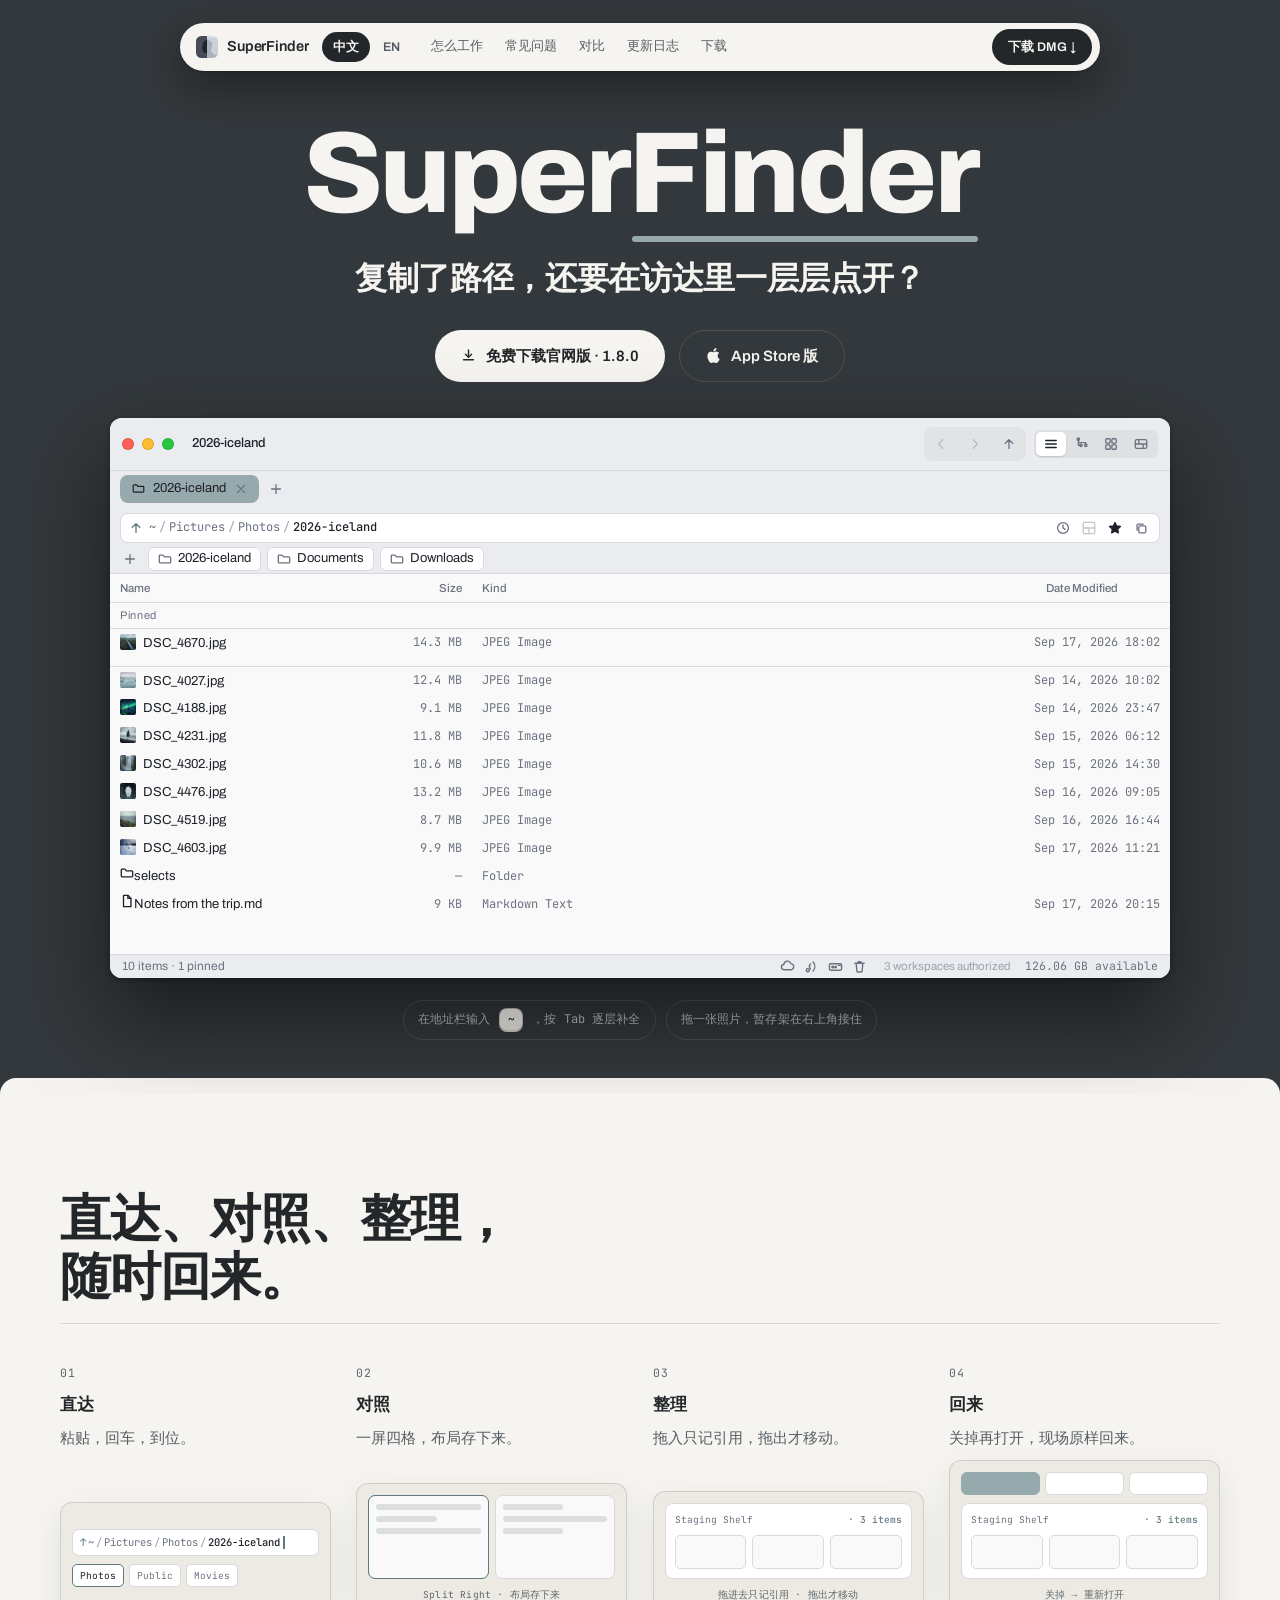
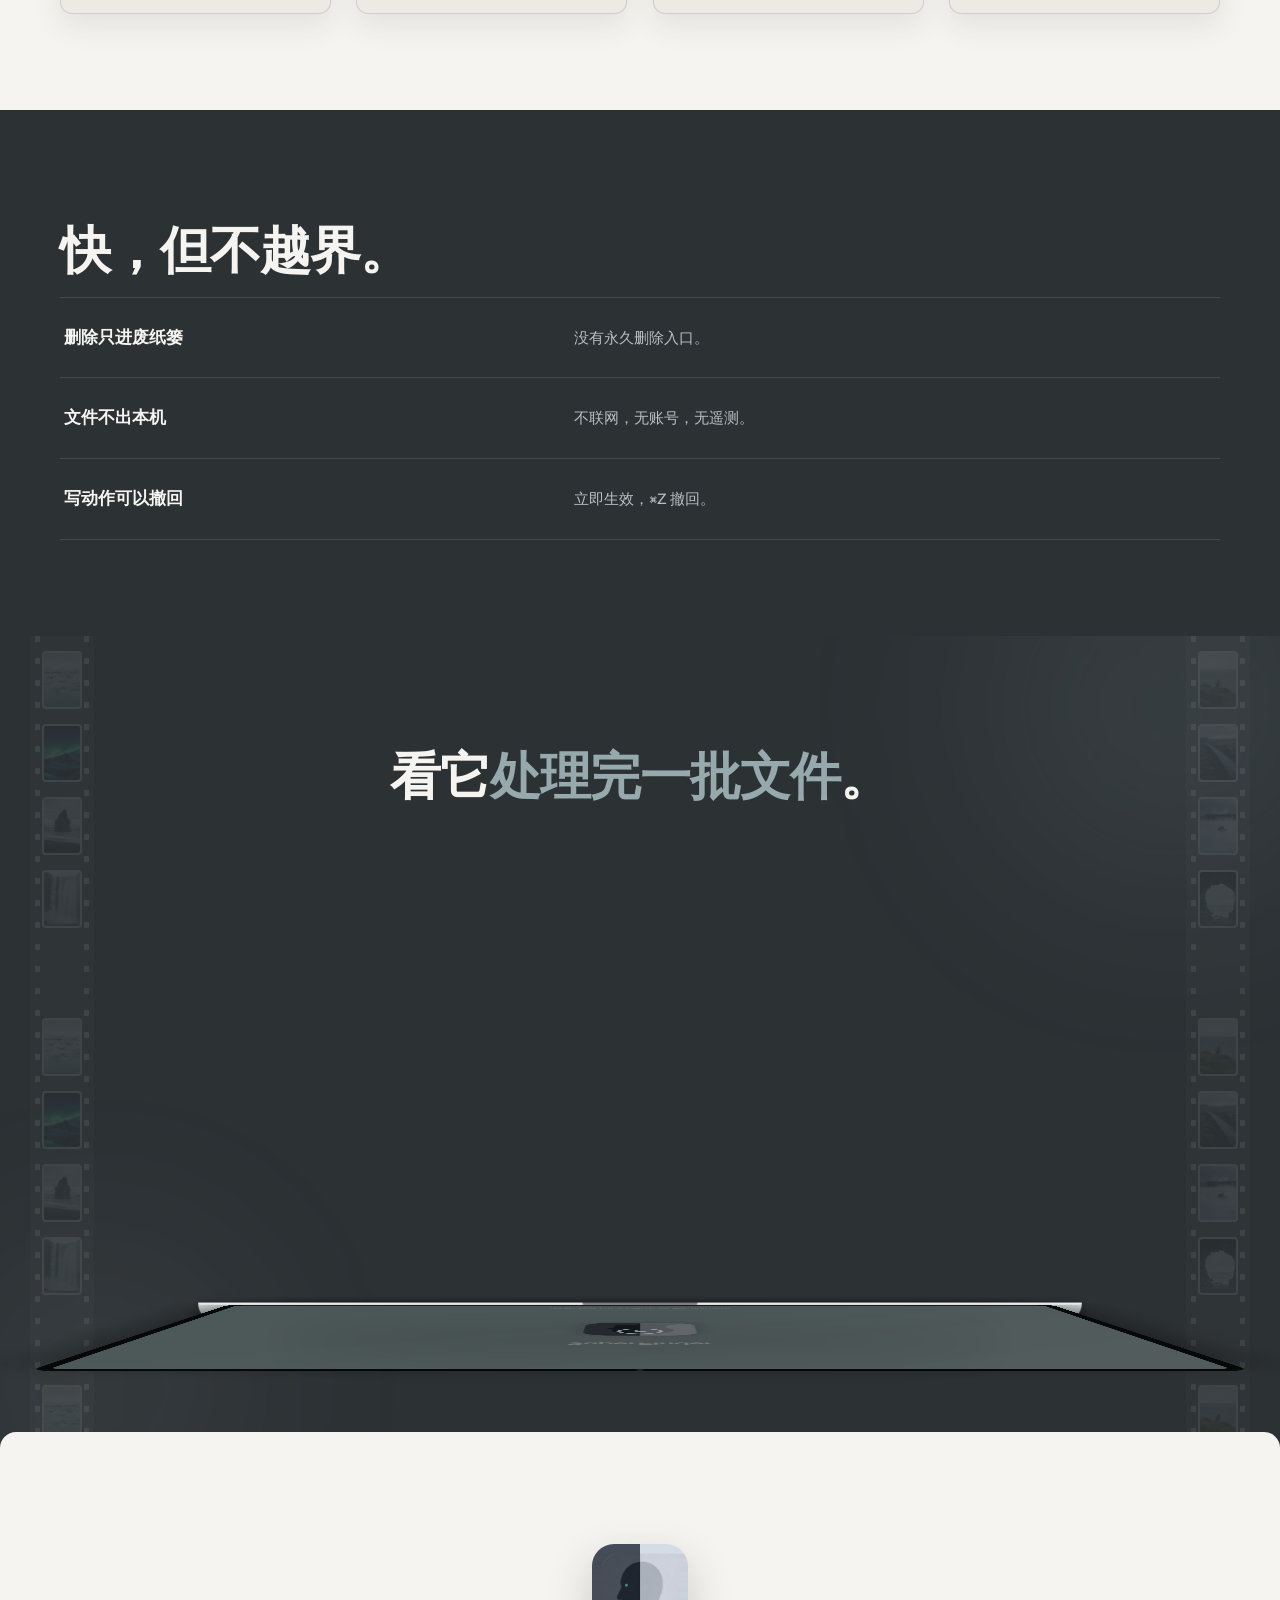
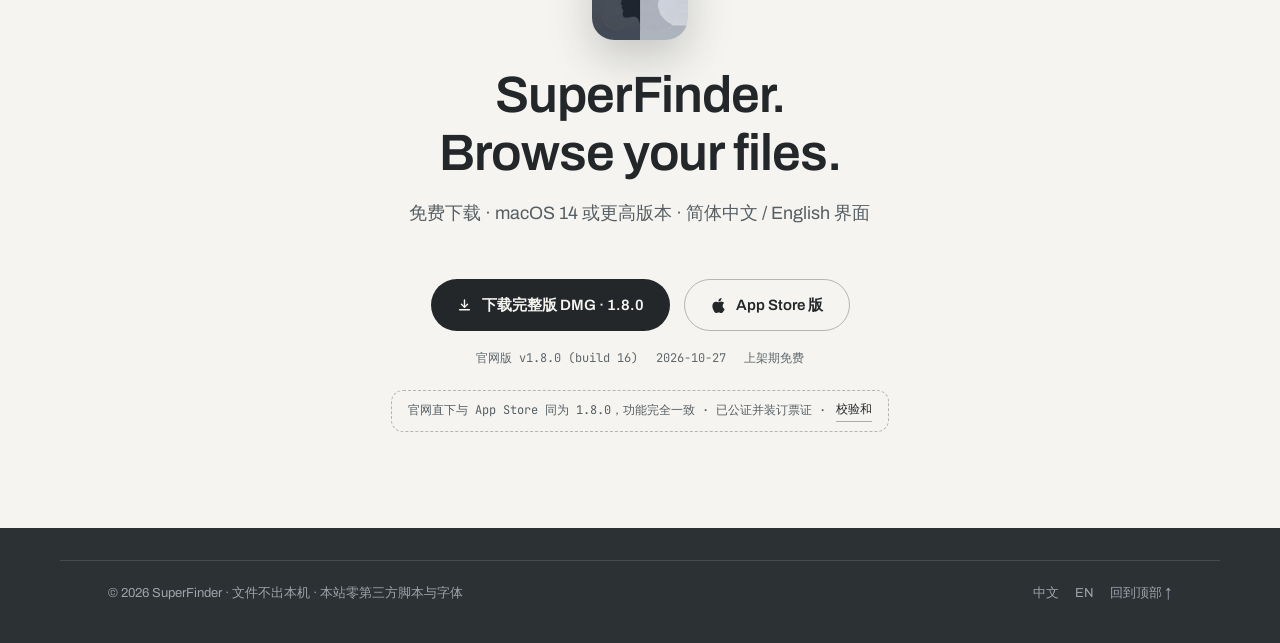
<file: index.html>
<!DOCTYPE html>
<html lang="zh-CN">
<head>
<meta charset="UTF-8">
<meta name="viewport" content="width=device-width, initial-scale=1.0">
<title>SuperFinder · 给 macOS 的浏览器式文件工作台</title>
<meta name="description" content="SuperFinder 给 macOS 文件系统装上地址栏：粘贴路径直达，标签与窗格对照，暂存架只记引用，关掉再打开，工作现场原样回来。删除只进废纸篓，文件不出本机。">
<link rel="icon" type="image/png" href="./favicon.png">
<link rel="stylesheet" href="./assets/css/site.css">
<noscript><style>.rv{opacity:1 !important}</style></noscript>
<link rel="canonical" href="https://ichigoooo.github.io/superfinder-site/">
<link rel="alternate" hreflang="zh" href="https://ichigoooo.github.io/superfinder-site/">
<link rel="alternate" hreflang="en" href="https://ichigoooo.github.io/superfinder-site/en/">
<link rel="alternate" hreflang="x-default" href="https://ichigoooo.github.io/superfinder-site/">
<meta property="og:type" content="website">
<meta property="og:site_name" content="SuperFinder">
<meta property="og:url" content="https://ichigoooo.github.io/superfinder-site/">
<meta property="og:title" content="SuperFinder · 给 macOS 的浏览器式文件工作台">
<meta property="og:description" content="SuperFinder 给 macOS 文件系统装上地址栏：粘贴路径直达，标签与窗格对照，暂存架只记引用，关掉再打开，工作现场原样回来。删除只进废纸篓，文件不出本机。">
<meta property="og:locale" content="zh_CN">
<meta property="og:locale:alternate" content="en_US">
<meta property="og:image" content="https://ichigoooo.github.io/superfinder-site/assets/img/og-card.png">
<meta property="og:image:width" content="1200">
<meta property="og:image:height" content="630">
<meta name="twitter:card" content="summary_large_image">
</head>
<body data-assetbase="./">

<div class="topline">
  <nav class="capsule" aria-label="主导航">
    <a class="wordmark" href="#top"><img src="./assets/img/app-icon.png" alt="SuperFinder 首页"><span>SuperFinder</span></a>
    <div class="tabs" role="tablist">
      <a class="tab active" role="tab" aria-selected="true" href="./">中文</a>
      <a class="tab" role="tab" aria-selected="false" href="./en/">EN</a>
    </div>
    <div class="navlinks">
      <a href="#workflow">怎么工作</a>
      <a href="./faq/">常见问题</a>
      <a href="./compare/">对比</a>
      <a href="./changelog/">更新日志</a>
      <a href="#download">下载</a>
    </div>
    <a class="as-pill" href="./download/SuperFinder-1.8.0.dmg" download>下载 DMG ↓</a>
  </nav>
</div>

<!-- ======================= HERO: what it is + the real window ======================= -->
<header class="hero" id="top">
  <div class="hook">
    <h1 class="hero-name rv">Super<span class="u">Finder</span></h1>
    <p class="hero-hook rv" data-step="1">复制了路径，还要在访达里一层层点开？</p>
    <div class="dl-actions hero-cta rv" data-step="2"><a class="btn btn-paper" href="./download/SuperFinder-1.8.0.dmg" download><svg viewBox="0 0 16 16" fill="none" stroke="currentColor" stroke-width="1.5" stroke-linecap="round" stroke-linejoin="round" aria-hidden="true"><path d="M8 2v7.5"/><path d="M4.75 6.75 8 10l3.25-3.25"/><path d="M2.75 12.5h10.5"/></svg>免费下载官网版 · 1.8.0</a><a class="btn btn-ghost" href="https://apps.apple.com/cn/app/superfinder-pro/id6815762788?mt=12" target="_blank" rel="noopener"><svg viewBox="0 0 16 16" fill="currentColor" aria-hidden="true"><path d="M11.182.008C11.148-.03 9.923.023 8.857 1.18c-1.066 1.156-.902 2.482-.878 2.516s1.52.087 2.475-1.258.762-2.391.728-2.43m3.314 11.733c-.048-.096-2.325-1.234-2.113-3.422s1.675-2.789 1.698-2.854-.597-.79-1.254-1.157a3.7 3.7 0 0 0-1.563-.434c-.108-.003-.483-.095-1.254.116-.508.139-1.653.589-1.968.607-.316.018-1.256-.522-2.267-.665-.647-.125-1.333.131-1.824.328-.49.196-1.422.754-2.074 2.237-.652 1.482-.311 3.83-.067 4.56s.625 1.924 1.273 2.796c.576.984 1.34 1.667 1.659 1.899s1.219.386 1.843.067c.502-.308 1.408-.485 1.766-.472.357.013 1.061.154 1.782.539.571.197 1.111.115 1.652-.105.541-.221 1.324-1.059 2.238-2.758q.52-1.185.473-1.282"/></svg>App Store 版</a></div>
  </div>

  <div class="window-stage rv" data-step="2">
    <div class="appwin" id="appwin" aria-label="SuperFinder 可交互演示窗口">
      <!-- toolbar -->
      <div class="tb">
        <span class="lights" aria-hidden="true"><i class="light r"></i><i class="light y"></i><i class="light g"></i></span>
        <span class="win-title" id="wintitle">2026-iceland</span>
        <span class="tb-spacer"></span>
        <span class="tb-group">
          <button class="tbtn" id="btn-back" aria-label="Back"></button>
          <button class="tbtn" id="btn-fwd" aria-label="Forward"></button>
          <button class="tbtn" id="btn-up" aria-label="Go Up"></button>
        </span>
        <span class="seg" id="viewseg" role="tablist" aria-label="View mode">
          <button data-view="list" aria-label="Details"></button>
          <button data-view="hier" aria-label="Hierarchy"></button>
          <button data-view="icons" aria-label="Icons"></button>
          <button data-view="gallery" aria-label="Gallery"></button>
        </span>
      </div>
      <div class="hr"></div>
      <!-- tab strip -->
      <div class="tabstrip" id="tabstrip"></div>
      <!-- address card -->
      <div class="addrcard" id="addrcard" tabindex="0" role="button" aria-label="地址栏">
        <span class="crumbs" id="crumbs"></span>
        <input class="addr-input" id="addrinput" type="text" autocomplete="off" spellcheck="false" aria-label="Type a path">
        <span class="addr-btns">
          <button class="abtn" id="abtn-clock" aria-label="History"></button>
          <button class="abtn" id="abtn-layout" aria-label="Save Current Layout"></button>
          <button class="abtn" id="abtn-star" aria-label="Bookmark this folder"></button>
          <button class="abtn" id="abtn-copy" aria-label="Copy Path"></button>
        </span>
        <div class="hintdrop" id="hintdrop"></div>
        <div class="histdrop" id="histdrop"></div>
      </div>
      <!-- bookmark bar -->
      <div class="bmkbar-app" id="bmkbar"></div>
      <div class="hr"></div>
      <!-- content: panes + sidebar dock -->
      <div class="paneswrap">
        <div class="panes" id="panes"></div>
        <button class="shelf-anchor" id="shelfanchor" aria-label="Staging shelf"><span id="shelfbadge" class="shelf-badge">0</span></button>
        <div class="shelf-card" id="shelfcard">
          <div class="shelf-head"><b>Staging Shelf</b><span class="cnt" id="shelfcnt">· 0 items</span><button class="clear" id="shelfcollapse" hidden>Collapse</button><button class="clear" id="shelfclear" disabled>Clear</button></div>
          <div class="shelf-body" id="shelfbody"></div>
          <div class="shelf-note">Files move only when dragged out</div>
        </div>
      </div>
      <!-- find panel -->
      <div class="findpanel" id="findpanel">
        <div class="fp-scope" id="fp-scope">Search in “2026-iceland”</div>
        <input id="findinput" type="text" placeholder="Type keywords, press Return to search">
        <button class="fp-go" id="findgo">Search</button>
      </div>
      <!-- status bar -->
      <div class="sbar">
        <span id="sb-left">9 items · 1 pinned</span>
        <span class="places" aria-hidden="true">
          <span class="picon" title="iCloud Drive"></span>
          <span class="picon" title="AirDrop"></span>
          <span class="picon" title="Macintosh HD"></span>
          <span class="picon" title="Trash"></span>
        </span>
        <span class="auth">3 workspaces authorized</span>
        <span class="avail">126.06 GB available</span>
      </div>
      <!-- save layout modal -->
      <div class="appmodal" id="layoutmodal">
        <div class="sheet">
          <div class="sheet-title">Save Current Layout</div>
          <p class="desc">Saves: split structure + pane ratios + each pane's folder + view mode (no history stacks).</p>
          <input id="layoutname" type="text" placeholder="Layout name (required)">
          <div class="row-btns">
            <button class="bb" id="layoutcancel">Cancel</button>
            <button class="bb primary" id="layoutsave" disabled>Save</button>
          </div>
        </div>
      </div>
      <div class="apptoast" id="apptoast"></div>
      <div class="autoplay" id="autoplay"><button>▶ 播放演示</button></div>
    </div>
  </div>

  <div class="tryhints rv" data-step="3">
    <button class="tryhint" data-act="addr">在地址栏输入 <span class="kbd">~</span>，按 Tab 逐层补全</button>
    <button class="tryhint" data-act="shelf">拖一张照片，暂存架在右上角接住</button>
  </div>
</header>

<main>
<!-- ======================= HOW IT WORKS: find · compare · process · return ======================= -->
<section class="slab" id="workflow">
  <div class="wrap slab-inner">
    <h2 class="rv">直达、对照、整理，<br>随时回来。</h2>

    <ol class="flow">
      <li class="flow-step rv" data-step="1">
        <span class="flow-n">01</span>
        <h3>直达</h3>
        <p>粘贴，回车，到位。</p>
        <div class="flow-plate">
          <div class="fp-addr"><span class="up">↑</span><span>~</span><span class="sep">/</span><span>Pictures</span><span class="sep">/</span><span>Photos</span><span class="sep">/</span><span class="last">2026-iceland</span><i class="fp-caret"></i></div>
          <div class="fp-hint"><span class="on">Photos</span><span>Public</span><span>Movies</span></div>
        </div>
      </li>
      <li class="flow-step rv" data-step="2">
        <span class="flow-n">02</span>
        <h3>对照</h3>
        <p>一屏四格，布局存下来。</p>
        <div class="flow-plate">
          <div class="fp-panes">
            <div class="fp-pane on"><i class="fp-line"></i><i class="fp-line sm"></i><i class="fp-line"></i></div>
            <div class="fp-pane"><i class="fp-line sm"></i><i class="fp-line"></i><i class="fp-line sm"></i></div>
          </div>
          <div class="fp-note">Split Right · 布局存下来</div>
        </div>
      </li>
      <li class="flow-step rv" data-step="3">
        <span class="flow-n">03</span>
        <h3>整理</h3>
        <p>拖入只记引用，拖出才移动。</p>
        <div class="flow-plate">
          <div class="fp-shelf">
            <div class="cap"><span>Staging Shelf</span><b>· 3 items</b></div>
            <div class="fp-stack"><i></i><i></i><i></i></div>
          </div>
          <div class="fp-note">拖进去只记引用 · 拖出才移动</div>
        </div>
      </li>
      <li class="flow-step rv" data-step="4">
        <span class="flow-n">04</span>
        <h3>回来</h3>
        <p>关掉再打开，现场原样回来。</p>
        <div class="flow-plate">
          <div class="fp-tabs"><i class="on"></i><i></i><i></i></div>
          <div class="fp-shelf">
            <div class="cap"><span>Staging Shelf</span><b>· 3 items</b></div>
            <div class="fp-stack"><i></i><i></i><i></i></div>
          </div>
          <div class="fp-note">关掉 → 重新打开</div>
        </div>
      </li>
    </ol>
  </div>
</section>

<!-- ======================= TRUST ======================= -->
<section class="slab-dark" id="trust">
  <div class="wrap slab-inner">
    <h2 class="rv">快，但不越界。</h2>
    <div class="facts">
      <div class="fact rv">
        <h3>删除只进废纸篓</h3>
        <p>没有永久删除入口。</p>
      </div>
      <div class="fact rv" data-step="1">
        <h3>文件不出本机</h3>
        <p>不联网，无账号，无遥测。</p>
      </div>
      <div class="fact rv" data-step="2">
        <h3>写动作可以撤回</h3>
        <p>立即生效，⌘Z 撤回。</p>
      </div>
    </div>
  </div>
</section>

<!-- ======================= SHOWCASE: scroll to open ======================= -->
<section class="slab-dark showcase" id="film">
  <div class="blob blob-tr" aria-hidden="true"></div>
  <div class="blob blob-bl" aria-hidden="true"></div>
  <div class="roll roll-l" aria-hidden="true"><div class="roll-track">
    <div class="rgroup"><span class="frame"><img src="./assets/img/photos/glacier-lagoon.jpg" alt="" loading="lazy"></span><span class="frame"><img src="./assets/img/photos/aurora.jpg" alt="" loading="lazy"></span><span class="frame"><img src="./assets/img/photos/black-beach.jpg" alt="" loading="lazy"></span><span class="frame"><img src="./assets/img/photos/waterfall.jpg" alt="" loading="lazy"></span></div>
    <div class="rgroup"><span class="frame"><img src="./assets/img/photos/glacier-lagoon.jpg" alt="" loading="lazy"></span><span class="frame"><img src="./assets/img/photos/aurora.jpg" alt="" loading="lazy"></span><span class="frame"><img src="./assets/img/photos/black-beach.jpg" alt="" loading="lazy"></span><span class="frame"><img src="./assets/img/photos/waterfall.jpg" alt="" loading="lazy"></span></div>
    <div class="rgroup"><span class="frame"><img src="./assets/img/photos/glacier-lagoon.jpg" alt="" loading="lazy"></span><span class="frame"><img src="./assets/img/photos/aurora.jpg" alt="" loading="lazy"></span><span class="frame"><img src="./assets/img/photos/black-beach.jpg" alt="" loading="lazy"></span><span class="frame"><img src="./assets/img/photos/waterfall.jpg" alt="" loading="lazy"></span></div>
    <div class="rgroup"><span class="frame"><img src="./assets/img/photos/glacier-lagoon.jpg" alt="" loading="lazy"></span><span class="frame"><img src="./assets/img/photos/aurora.jpg" alt="" loading="lazy"></span><span class="frame"><img src="./assets/img/photos/black-beach.jpg" alt="" loading="lazy"></span><span class="frame"><img src="./assets/img/photos/waterfall.jpg" alt="" loading="lazy"></span></div>
    <div class="rgroup"><span class="frame"><img src="./assets/img/photos/glacier-lagoon.jpg" alt="" loading="lazy"></span><span class="frame"><img src="./assets/img/photos/aurora.jpg" alt="" loading="lazy"></span><span class="frame"><img src="./assets/img/photos/black-beach.jpg" alt="" loading="lazy"></span><span class="frame"><img src="./assets/img/photos/waterfall.jpg" alt="" loading="lazy"></span></div>
    <div class="rgroup"><span class="frame"><img src="./assets/img/photos/glacier-lagoon.jpg" alt="" loading="lazy"></span><span class="frame"><img src="./assets/img/photos/aurora.jpg" alt="" loading="lazy"></span><span class="frame"><img src="./assets/img/photos/black-beach.jpg" alt="" loading="lazy"></span><span class="frame"><img src="./assets/img/photos/waterfall.jpg" alt="" loading="lazy"></span></div>
    <div class="rgroup"><span class="frame"><img src="./assets/img/photos/glacier-lagoon.jpg" alt="" loading="lazy"></span><span class="frame"><img src="./assets/img/photos/aurora.jpg" alt="" loading="lazy"></span><span class="frame"><img src="./assets/img/photos/black-beach.jpg" alt="" loading="lazy"></span><span class="frame"><img src="./assets/img/photos/waterfall.jpg" alt="" loading="lazy"></span></div>
    <div class="rgroup"><span class="frame"><img src="./assets/img/photos/glacier-lagoon.jpg" alt="" loading="lazy"></span><span class="frame"><img src="./assets/img/photos/aurora.jpg" alt="" loading="lazy"></span><span class="frame"><img src="./assets/img/photos/black-beach.jpg" alt="" loading="lazy"></span><span class="frame"><img src="./assets/img/photos/waterfall.jpg" alt="" loading="lazy"></span></div>
  </div></div>
  <div class="roll roll-r" aria-hidden="true"><div class="roll-track">
    <div class="rgroup"><span class="frame"><img src="./assets/img/photos/puffin.jpg" alt="" loading="lazy"></span><span class="frame"><img src="./assets/img/photos/ring-road.jpg" alt="" loading="lazy"></span><span class="frame"><img src="./assets/img/photos/blue-lagoon.jpg" alt="" loading="lazy"></span><span class="frame"><img src="./assets/img/photos/basalt-cave.jpg" alt="" loading="lazy"></span></div>
    <div class="rgroup"><span class="frame"><img src="./assets/img/photos/puffin.jpg" alt="" loading="lazy"></span><span class="frame"><img src="./assets/img/photos/ring-road.jpg" alt="" loading="lazy"></span><span class="frame"><img src="./assets/img/photos/blue-lagoon.jpg" alt="" loading="lazy"></span><span class="frame"><img src="./assets/img/photos/basalt-cave.jpg" alt="" loading="lazy"></span></div>
    <div class="rgroup"><span class="frame"><img src="./assets/img/photos/puffin.jpg" alt="" loading="lazy"></span><span class="frame"><img src="./assets/img/photos/ring-road.jpg" alt="" loading="lazy"></span><span class="frame"><img src="./assets/img/photos/blue-lagoon.jpg" alt="" loading="lazy"></span><span class="frame"><img src="./assets/img/photos/basalt-cave.jpg" alt="" loading="lazy"></span></div>
    <div class="rgroup"><span class="frame"><img src="./assets/img/photos/puffin.jpg" alt="" loading="lazy"></span><span class="frame"><img src="./assets/img/photos/ring-road.jpg" alt="" loading="lazy"></span><span class="frame"><img src="./assets/img/photos/blue-lagoon.jpg" alt="" loading="lazy"></span><span class="frame"><img src="./assets/img/photos/basalt-cave.jpg" alt="" loading="lazy"></span></div>
    <div class="rgroup"><span class="frame"><img src="./assets/img/photos/puffin.jpg" alt="" loading="lazy"></span><span class="frame"><img src="./assets/img/photos/ring-road.jpg" alt="" loading="lazy"></span><span class="frame"><img src="./assets/img/photos/blue-lagoon.jpg" alt="" loading="lazy"></span><span class="frame"><img src="./assets/img/photos/basalt-cave.jpg" alt="" loading="lazy"></span></div>
    <div class="rgroup"><span class="frame"><img src="./assets/img/photos/puffin.jpg" alt="" loading="lazy"></span><span class="frame"><img src="./assets/img/photos/ring-road.jpg" alt="" loading="lazy"></span><span class="frame"><img src="./assets/img/photos/blue-lagoon.jpg" alt="" loading="lazy"></span><span class="frame"><img src="./assets/img/photos/basalt-cave.jpg" alt="" loading="lazy"></span></div>
    <div class="rgroup"><span class="frame"><img src="./assets/img/photos/puffin.jpg" alt="" loading="lazy"></span><span class="frame"><img src="./assets/img/photos/ring-road.jpg" alt="" loading="lazy"></span><span class="frame"><img src="./assets/img/photos/blue-lagoon.jpg" alt="" loading="lazy"></span><span class="frame"><img src="./assets/img/photos/basalt-cave.jpg" alt="" loading="lazy"></span></div>
    <div class="rgroup"><span class="frame"><img src="./assets/img/photos/puffin.jpg" alt="" loading="lazy"></span><span class="frame"><img src="./assets/img/photos/ring-road.jpg" alt="" loading="lazy"></span><span class="frame"><img src="./assets/img/photos/blue-lagoon.jpg" alt="" loading="lazy"></span><span class="frame"><img src="./assets/img/photos/basalt-cave.jpg" alt="" loading="lazy"></span></div>
  </div></div>

  <div class="wrap slab-inner">
    <div class="sc-head">
      <h2 class="rv" data-step="1">看它<span class="sc-accent">处理完一批文件</span>。</h2>
    </div>

    <div class="mb-zone" id="mbzone">
      <div class="mb-stage" id="mbstage">
        <div class="mb-persp">
          <div class="mb-3d">
            <div class="mb-lid" id="mblid">
              <div class="mb-face">
                <video id="mbvideo" muted playsinline loop preload="auto" poster="./assets/img/promo-cover.png" aria-label="SuperFinder 宣传片（中文旁白，1 分 12 秒）">
                  <source src="./assets/video/promo-zh.mp4" type="video/mp4">
                  <track kind="captions" src="./assets/video/promo-zh.vtt" srclang="zh" label="中文" default>
                </video>
                <i class="mb-sheen" aria-hidden="true"></i>
                <div class="mb-idle" id="mbidle">
                  <svg viewBox="0 0 16 16" fill="none" stroke="currentColor" stroke-width="1.2" aria-hidden="true"><circle cx="8" cy="8" r="6.6"/><path d="M6.4 5.4l4.4 2.6-4.4 2.6V5.4z" fill="currentColor" stroke="none"/></svg>
                </div>
                <button class="sc-mute mb-mute" id="mbmute" aria-pressed="false">
                  <span class="lbl">取消静音</span>
                  <svg class="ic-vx" viewBox="0 0 16 16" fill="none" stroke="currentColor" stroke-width="1.5" stroke-linecap="round" stroke-linejoin="round" aria-hidden="true"><path d="M2.5 6.2v3.6h2.6L8.8 13V3L5.1 6.2H2.5z"/><path d="M10.8 6l4 4M14.8 6l-4 4"/></svg>
                  <svg class="ic-vol" viewBox="0 0 16 16" fill="none" stroke="currentColor" stroke-width="1.5" stroke-linecap="round" stroke-linejoin="round" aria-hidden="true"><path d="M2.5 6.2v3.6h2.6L8.8 13V3L5.1 6.2H2.5z"/><path d="M10.8 5.6a3.4 3.4 0 010 4.8M12.6 3.8a6 6 0 010 8.4"/></svg>
                </button>
              </div>
              <span class="mb-cam" aria-hidden="true"></span>
            </div>
            <div class="mb-base" aria-hidden="true"><span class="mb-notch"></span></div>
          </div>
        </div>
        <div class="mb-shadow" id="mbshadow" aria-hidden="true"></div>
      </div>
    </div>

  </div>
  <noscript>
    <style>.showcase .mb-zone { display: none; }</style>
    <div class="wrap" style="padding-bottom: clamp(52px, 8vw, 96px);">
      <div class="film">
        <video controls preload="none" playsinline poster="./assets/img/promo-cover.png">
          <source src="./assets/video/promo-zh.mp4" type="video/mp4">
          <track kind="captions" src="./assets/video/promo-zh.vtt" srclang="zh" label="中文" default>
        </video>
      </div>
    </div>
  </noscript>
</section>

<!-- ======================= DOWNLOAD ======================= -->
<section class="slab dl" id="download">
  <div class="wrap slab-inner">
    <img class="dl-icon rv" src="./assets/img/app-icon.png" width="96" height="96" alt="SuperFinder 应用图标">
    <h2 class="rv" data-step="1" lang="en">SuperFinder.<br>Browse your files.</h2>
    <p class="lede rv" data-step="2">免费下载 · macOS 14 或更高版本 · 简体中文 / English 界面</p>
    <div class="dl-actions rv" data-step="3">
      <a class="btn btn-ink" href="./download/SuperFinder-1.8.0.dmg" download><svg viewBox="0 0 16 16" fill="none" stroke="currentColor" stroke-width="1.5" stroke-linecap="round" stroke-linejoin="round" aria-hidden="true"><path d="M8 2v7.5"/><path d="M4.75 6.75 8 10l3.25-3.25"/><path d="M2.75 12.5h10.5"/></svg>下载完整版 DMG · 1.8.0</a>
      <a class="btn btn-ghost on-paper" href="https://apps.apple.com/cn/app/superfinder-pro/id6815762788?mt=12" target="_blank" rel="noopener"><svg viewBox="0 0 16 16" fill="currentColor" aria-hidden="true"><path d="M11.182.008C11.148-.03 9.923.023 8.857 1.18c-1.066 1.156-.902 2.482-.878 2.516s1.52.087 2.475-1.258.762-2.391.728-2.43m3.314 11.733c-.048-.096-2.325-1.234-2.113-3.422s1.675-2.789 1.698-2.854-.597-.79-1.254-1.157a3.7 3.7 0 0 0-1.563-.434c-.108-.003-.483-.095-1.254.116-.508.139-1.653.589-1.968.607-.316.018-1.256-.522-2.267-.665-.647-.125-1.333.131-1.824.328-.49.196-1.422.754-2.074 2.237-.652 1.482-.311 3.83-.067 4.56s.625 1.924 1.273 2.796c.576.984 1.34 1.667 1.659 1.899s1.219.386 1.843.067c.502-.308 1.408-.485 1.766-.472.357.013 1.061.154 1.782.539.571.197 1.111.115 1.652-.105.541-.221 1.324-1.059 2.238-2.758q.52-1.185.473-1.282"/></svg>App Store 版</a>
    </div>
    <div class="dl-meta rv" data-step="4">
      <span>官网版 v1.8.0 (build 16)</span><span>2026-10-27</span><span>上架期免费</span>
    </div>
    <div class="rv" data-step="5">
      <p class="dl-flag" id="dl-flag">官网直下与 App Store 同为 1.8.0，功能完全一致 · 已公证并装订票证 · <a href="./download/SuperFinder-1.8.0.dmg.sha256">校验和</a></p>
    </div>
  </div>
</section>
</main>

<footer>
  <div class="wrap foot-row">
    <span>© 2026 SuperFinder <span class="foot-dot">·</span> 文件不出本机 <span class="foot-dot">·</span> 本站零第三方脚本与字体</span>
    <span class="foot-links">
      <a href="./">中文</a>
      <a href="./en/">EN</a>
      <a href="#top">回到顶部 ↑</a>
    </span>
  </div>
</footer>

<div class="ctxmenu" id="ctxmenu"></div>
<script type="application/ld+json">
{
  "@context": "https://schema.org",
  "@graph": [
    {
      "@type": "Organization",
      "@id": "https://ichigoooo.github.io/superfinder-site/#org",
      "name": "SuperFinder",
      "url": "https://ichigoooo.github.io/superfinder-site/",
      "logo": "https://ichigoooo.github.io/superfinder-site/assets/img/app-icon.png",
      "sameAs": [
        "https://apps.apple.com/cn/app/superfinder-pro/id6815762788",
        "https://github.com/ichigoooo/superfinder-site"
      ]
    },
    {
      "@type": "SoftwareApplication",
      "name": "SuperFinder",
      "operatingSystem": "macOS 14+",
      "applicationCategory": "UtilitiesApplication",
      "inLanguage": ["zh-CN", "en"],
      "description": "给 macOS 文件系统装上地址栏的浏览器式文件工作台：粘贴路径直达，标签与窗格对照，暂存架只记引用，会话现场还原。删除只进废纸篓，文件不出本机。",
      "featureList": [
        "地址栏粘贴路径直达，Tab 逐层补全",
        "标签页与四向窗格拆分",
        "命名布局保存与还原",
        "引用式暂存架",
        "摇晃唤出托盘暂存架",
        "批量重命名实时预览",
        "侧边栏快捷打开：按文件类型用指定应用打开",
        "会话现场还原",
        "删除只进废纸篓"
      ],
      "screenshot": "https://ichigoooo.github.io/superfinder-site/assets/img/promo-cover.png",
      "softwareVersion": "1.8.0",
      "offers": { "@type": "Offer", "price": "0", "priceCurrency": "CNY" },
      "author": { "@id": "https://ichigoooo.github.io/superfinder-site/#org" }
    },
    {
      "@type": "VideoObject",
      "name": "SuperFinder 官网宣传片（中文旁白，1 分 12 秒）",
      "description": "看 SuperFinder 处理完一批文件：直达、对照、整理、回来。",
      "thumbnailUrl": "https://ichigoooo.github.io/superfinder-site/assets/img/promo-cover.png",
      "uploadDate": "2026-10-06",
      "duration": "PT1M12S",
      "contentUrl": "https://ichigoooo.github.io/superfinder-site/assets/video/promo-zh.mp4",
      "inLanguage": "zh-CN"
    }
  ]
}
</script>
<script src="./assets/js/site.js" defer></script>
</body>
</html>
</file>
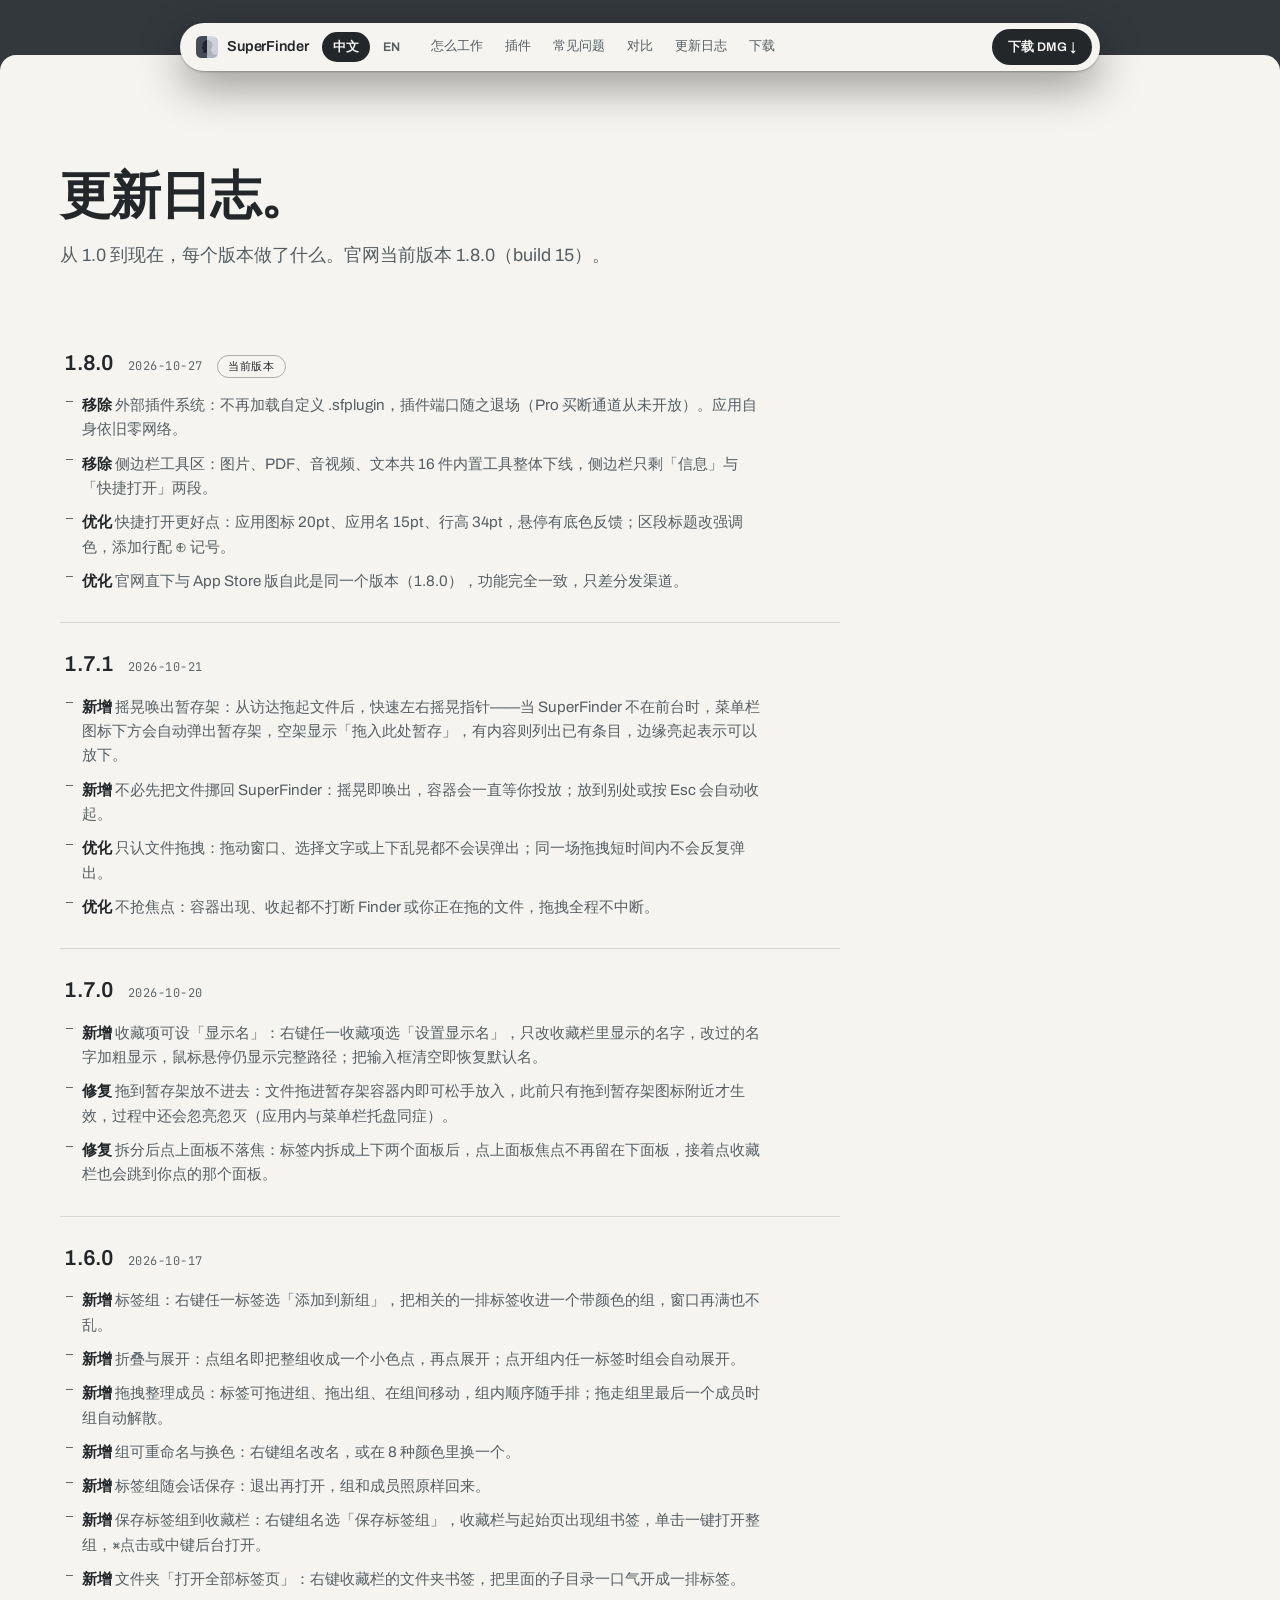
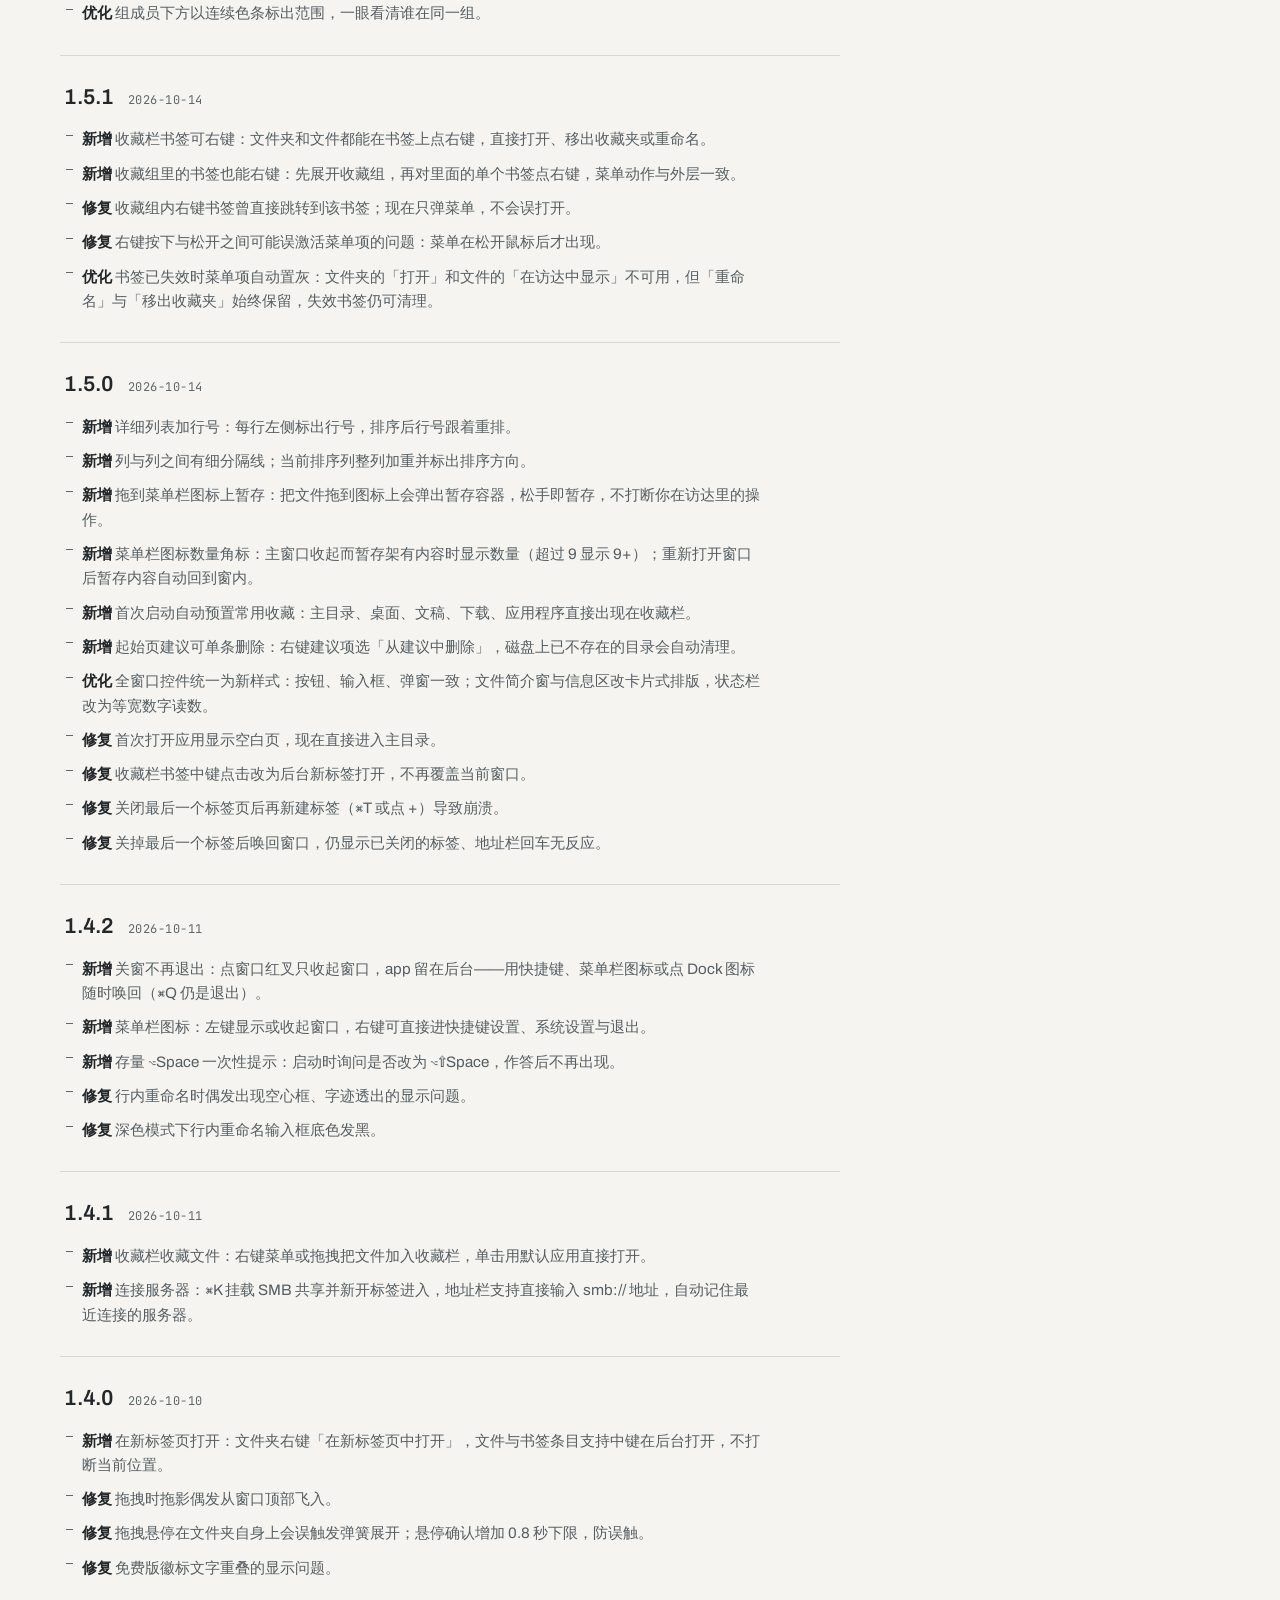
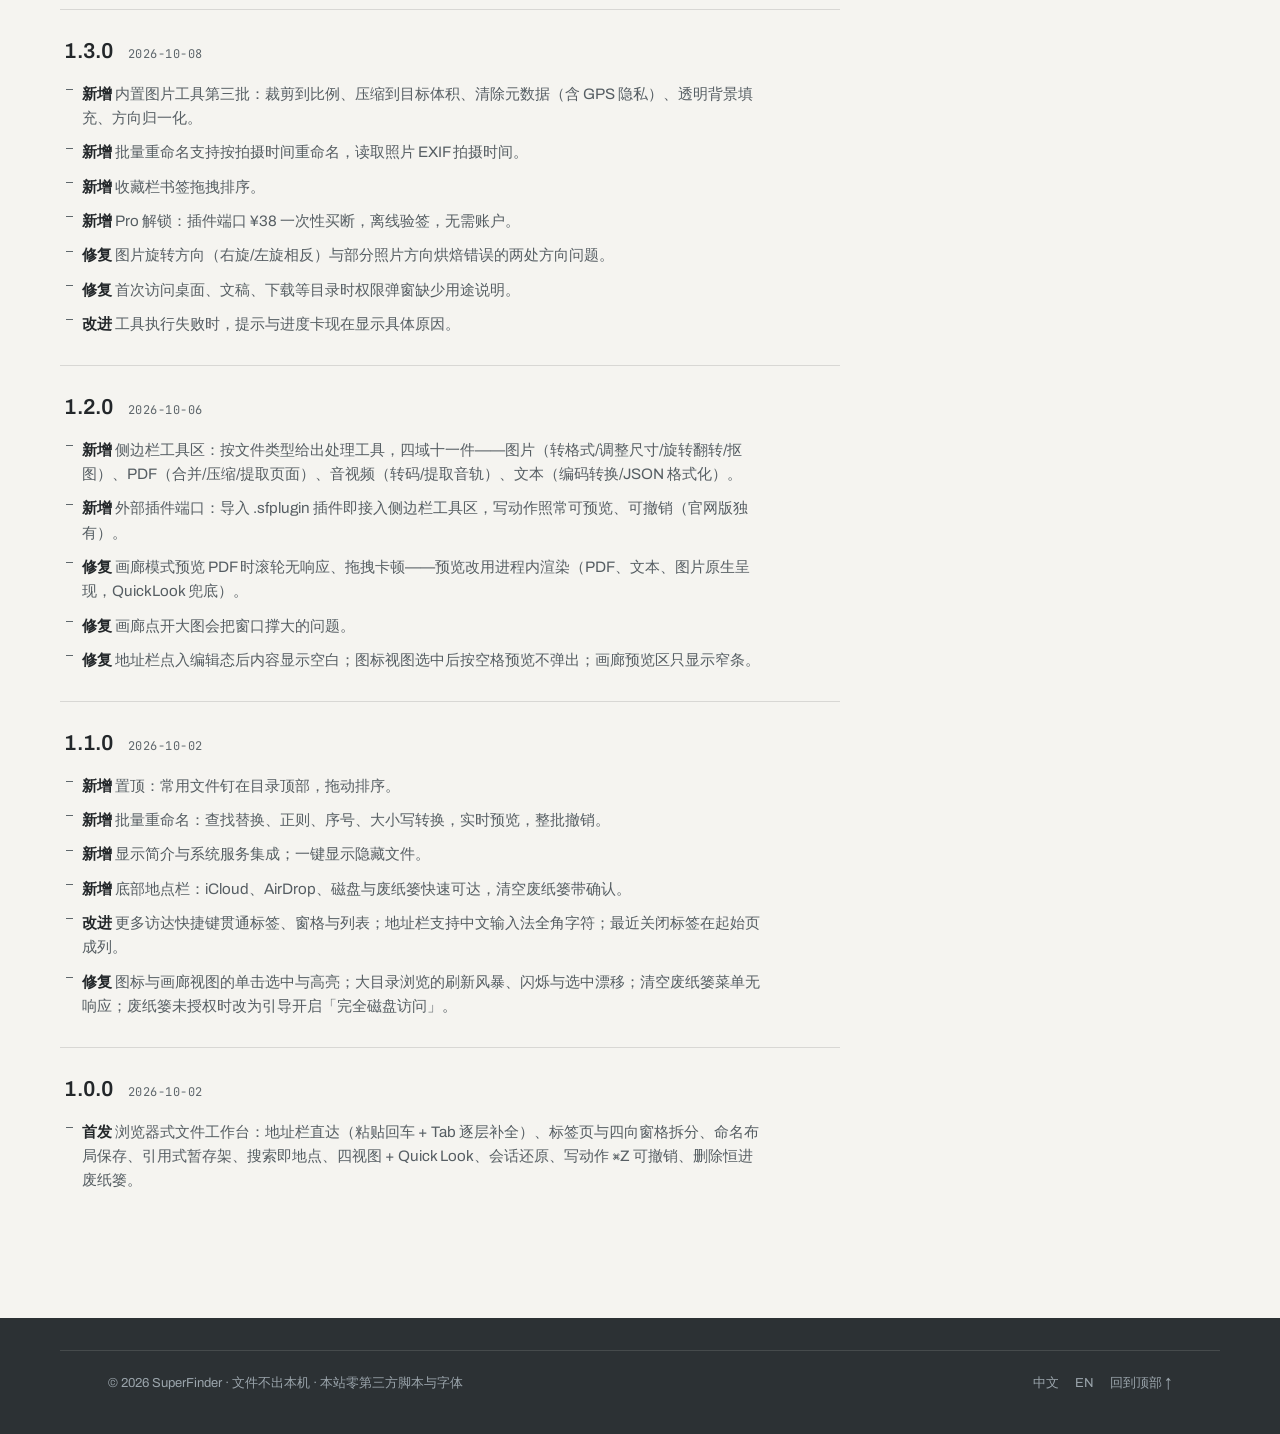
<file: changelog/index.html>
<!DOCTYPE html>
<html lang="zh-CN">
<head>
<meta charset="UTF-8">
<meta name="viewport" content="width=device-width, initial-scale=1.0">
<title>更新日志 · SuperFinder</title>
<meta name="description" content="SuperFinder 更新日志：从 1.0 到 1.8.0，每个版本的新增、优化与修复。官网当前版本 1.8.0（build 15）。">
<link rel="icon" type="image/png" href="../favicon.png">
<link rel="stylesheet" href="../assets/css/site.css">
<link rel="canonical" href="https://ichigoooo.github.io/superfinder-site/changelog/">
<link rel="alternate" hreflang="zh" href="https://ichigoooo.github.io/superfinder-site/changelog/">
<link rel="alternate" hreflang="en" href="https://ichigoooo.github.io/superfinder-site/en/changelog/">
<link rel="alternate" hreflang="x-default" href="https://ichigoooo.github.io/superfinder-site/changelog/">
<meta property="og:type" content="website">
<meta property="og:site_name" content="SuperFinder">
<meta property="og:url" content="https://ichigoooo.github.io/superfinder-site/changelog/">
<meta property="og:title" content="更新日志 · SuperFinder">
<meta property="og:description" content="SuperFinder 更新日志：从 1.0 到 1.8.0，每个版本的新增、优化与修复。官网当前版本 1.8.0（build 15）。">
<meta property="og:locale" content="zh_CN">
<meta property="og:locale:alternate" content="en_US">
<meta property="og:image" content="https://ichigoooo.github.io/superfinder-site/assets/img/og-card.png">
<meta property="og:image:width" content="1200">
<meta property="og:image:height" content="630">
<meta name="twitter:card" content="summary_large_image">
</head>
<body>

<div class="topline">
  <nav class="capsule" aria-label="主导航">
    <a class="wordmark" href="../"><img src="../assets/img/app-icon.png" alt="SuperFinder 首页"><span>SuperFinder</span></a>
    <div class="tabs" role="tablist">
      <a class="tab active" role="tab" aria-selected="true" href="./">中文</a>
      <a class="tab" role="tab" aria-selected="false" href="../en/changelog/">EN</a>
    </div>
    <div class="navlinks">
      <a href="../#workflow">怎么工作</a>
      <a href="../#plugins">插件</a>
      <a href="../faq/">常见问题</a>
      <a href="../compare/">对比</a>
      <a href="./">更新日志</a>
      <a href="../#download">下载</a>
    </div>
    <a class="as-pill" href="../download/SuperFinder-1.8.0.dmg" download>下载 DMG ↓</a>
  </nav>
</div>

<main id="top">
<!-- ======================= CHANGELOG ======================= -->
<section class="slab" id="changelog">
  <div class="wrap slab-inner">
    <h2>更新日志。</h2>
    <p class="lede">从 1.0 到现在，每个版本做了什么。官网当前版本 1.8.0（build 15）。</p>
    <div class="log">
      <div class="log-ver">
        <div class="log-head"><b>1.8.0</b><span class="log-date">2026-10-27</span><span class="log-latest">当前版本</span></div>
        <ul>
          <li><b>移除</b> 外部插件系统：不再加载自定义 .sfplugin，插件端口随之退场（Pro 买断通道从未开放）。应用自身依旧零网络。</li>
          <li><b>移除</b> 侧边栏工具区：图片、PDF、音视频、文本共 16 件内置工具整体下线，侧边栏只剩「信息」与「快捷打开」两段。</li>
          <li><b>优化</b> 快捷打开更好点：应用图标 20pt、应用名 15pt、行高 34pt，悬停有底色反馈；区段标题改强调色，添加行配 ⊕ 记号。</li>
          <li><b>优化</b> 官网直下与 App Store 版自此是同一个版本（1.8.0），功能完全一致，只差分发渠道。</li>
        </ul>
      </div>
      <div class="log-ver">
        <div class="log-head"><b>1.7.1</b><span class="log-date">2026-10-21</span></div>
        <ul>
          <li><b>新增</b> 摇晃唤出暂存架：从访达拖起文件后，快速左右摇晃指针——当 SuperFinder 不在前台时，菜单栏图标下方会自动弹出暂存架，空架显示「拖入此处暂存」，有内容则列出已有条目，边缘亮起表示可以放下。</li>
          <li><b>新增</b> 不必先把文件挪回 SuperFinder：摇晃即唤出，容器会一直等你投放；放到别处或按 Esc 会自动收起。</li>
          <li><b>优化</b> 只认文件拖拽：拖动窗口、选择文字或上下乱晃都不会误弹出；同一场拖拽短时间内不会反复弹出。</li>
          <li><b>优化</b> 不抢焦点：容器出现、收起都不打断 Finder 或你正在拖的文件，拖拽全程不中断。</li>
        </ul>
      </div>
      <div class="log-ver">
        <div class="log-head"><b>1.7.0</b><span class="log-date">2026-10-20</span></div>
        <ul>
          <li><b>新增</b> 收藏项可设「显示名」：右键任一收藏项选「设置显示名」，只改收藏栏里显示的名字，改过的名字加粗显示，鼠标悬停仍显示完整路径；把输入框清空即恢复默认名。</li>
          <li><b>修复</b> 拖到暂存架放不进去：文件拖进暂存架容器内即可松手放入，此前只有拖到暂存架图标附近才生效，过程中还会忽亮忽灭（应用内与菜单栏托盘同症）。</li>
          <li><b>修复</b> 拆分后点上面板不落焦：标签内拆成上下两个面板后，点上面板焦点不再留在下面板，接着点收藏栏也会跳到你点的那个面板。</li>
        </ul>
      </div>
      <div class="log-ver">
        <div class="log-head"><b>1.6.0</b><span class="log-date">2026-10-17</span></div>
        <ul>
          <li><b>新增</b> 标签组：右键任一标签选「添加到新组」，把相关的一排标签收进一个带颜色的组，窗口再满也不乱。</li>
          <li><b>新增</b> 折叠与展开：点组名即把整组收成一个小色点，再点展开；点开组内任一标签时组会自动展开。</li>
          <li><b>新增</b> 拖拽整理成员：标签可拖进组、拖出组、在组间移动，组内顺序随手排；拖走组里最后一个成员时组自动解散。</li>
          <li><b>新增</b> 组可重命名与换色：右键组名改名，或在 8 种颜色里换一个。</li>
          <li><b>新增</b> 标签组随会话保存：退出再打开，组和成员照原样回来。</li>
          <li><b>新增</b> 保存标签组到收藏栏：右键组名选「保存标签组」，收藏栏与起始页出现组书签，单击一键打开整组，⌘点击或中键后台打开。</li>
          <li><b>新增</b> 文件夹「打开全部标签页」：右键收藏栏的文件夹书签，把里面的子目录一口气开成一排标签。</li>
          <li><b>优化</b> 组成员下方以连续色条标出范围，一眼看清谁在同一组。</li>
        </ul>
      </div>
      <div class="log-ver">
        <div class="log-head"><b>1.5.1</b><span class="log-date">2026-10-14</span></div>
        <ul>
          <li><b>新增</b> 收藏栏书签可右键：文件夹和文件都能在书签上点右键，直接打开、移出收藏夹或重命名。</li>
          <li><b>新增</b> 收藏组里的书签也能右键：先展开收藏组，再对里面的单个书签点右键，菜单动作与外层一致。</li>
          <li><b>修复</b> 收藏组内右键书签曾直接跳转到该书签；现在只弹菜单，不会误打开。</li>
          <li><b>修复</b> 右键按下与松开之间可能误激活菜单项的问题：菜单在松开鼠标后才出现。</li>
          <li><b>优化</b> 书签已失效时菜单项自动置灰：文件夹的「打开」和文件的「在访达中显示」不可用，但「重命名」与「移出收藏夹」始终保留，失效书签仍可清理。</li>
        </ul>
      </div>
      <div class="log-ver">
        <div class="log-head"><b>1.5.0</b><span class="log-date">2026-10-14</span></div>
        <ul>
          <li><b>新增</b> 详细列表加行号：每行左侧标出行号，排序后行号跟着重排。</li>
          <li><b>新增</b> 列与列之间有细分隔线；当前排序列整列加重并标出排序方向。</li>
          <li><b>新增</b> 拖到菜单栏图标上暂存：把文件拖到图标上会弹出暂存容器，松手即暂存，不打断你在访达里的操作。</li>
          <li><b>新增</b> 菜单栏图标数量角标：主窗口收起而暂存架有内容时显示数量（超过 9 显示 9+）；重新打开窗口后暂存内容自动回到窗内。</li>
          <li><b>新增</b> 首次启动自动预置常用收藏：主目录、桌面、文稿、下载、应用程序直接出现在收藏栏。</li>
          <li><b>新增</b> 起始页建议可单条删除：右键建议项选「从建议中删除」，磁盘上已不存在的目录会自动清理。</li>
          <li><b>优化</b> 全窗口控件统一为新样式：按钮、输入框、弹窗一致；文件简介窗与信息区改卡片式排版，状态栏改为等宽数字读数。</li>
          <li><b>修复</b> 首次打开应用显示空白页，现在直接进入主目录。</li>
          <li><b>修复</b> 收藏栏书签中键点击改为后台新标签打开，不再覆盖当前窗口。</li>
          <li><b>修复</b> 关闭最后一个标签页后再新建标签（⌘T 或点 +）导致崩溃。</li>
          <li><b>修复</b> 关掉最后一个标签后唤回窗口，仍显示已关闭的标签、地址栏回车无反应。</li>
        </ul>
      </div>
      <div class="log-ver">
        <div class="log-head"><b>1.4.2</b><span class="log-date">2026-10-11</span></div>
        <ul>
          <li><b>新增</b> 关窗不再退出：点窗口红叉只收起窗口，app 留在后台——用快捷键、菜单栏图标或点 Dock 图标随时唤回（⌘Q 仍是退出）。</li>
          <li><b>新增</b> 菜单栏图标：左键显示或收起窗口，右键可直接进快捷键设置、系统设置与退出。</li>
          <li><b>新增</b> 存量 ⌥Space 一次性提示：启动时询问是否改为 ⌥⇧Space，作答后不再出现。</li>
          <li><b>修复</b> 行内重命名时偶发出现空心框、字迹透出的显示问题。</li>
          <li><b>修复</b> 深色模式下行内重命名输入框底色发黑。</li>
        </ul>
      </div>
      <div class="log-ver">
        <div class="log-head"><b>1.4.1</b><span class="log-date">2026-10-11</span></div>
        <ul>
          <li><b>新增</b> 收藏栏收藏文件：右键菜单或拖拽把文件加入收藏栏，单击用默认应用直接打开。</li>
          <li><b>新增</b> 连接服务器：⌘K 挂载 SMB 共享并新开标签进入，地址栏支持直接输入 smb:// 地址，自动记住最近连接的服务器。</li>
        </ul>
      </div>
      <div class="log-ver">
        <div class="log-head"><b>1.4.0</b><span class="log-date">2026-10-10</span></div>
        <ul>
          <li><b>新增</b> 在新标签页打开：文件夹右键「在新标签页中打开」，文件与书签条目支持中键在后台打开，不打断当前位置。</li>
          <li><b>修复</b> 拖拽时拖影偶发从窗口顶部飞入。</li>
          <li><b>修复</b> 拖拽悬停在文件夹自身上会误触发弹簧展开；悬停确认增加 0.8 秒下限，防误触。</li>
          <li><b>修复</b> 免费版徽标文字重叠的显示问题。</li>
        </ul>
      </div>
      <div class="log-ver">
        <div class="log-head"><b>1.3.0</b><span class="log-date">2026-10-08</span></div>
        <ul>
          <li><b>新增</b> 内置图片工具第三批：裁剪到比例、压缩到目标体积、清除元数据（含 GPS 隐私）、透明背景填充、方向归一化。</li>
          <li><b>新增</b> 批量重命名支持按拍摄时间重命名，读取照片 EXIF 拍摄时间。</li>
          <li><b>新增</b> 收藏栏书签拖拽排序。</li>
          <li><b>新增</b> Pro 解锁：插件端口 ¥38 一次性买断，离线验签，无需账户。</li>
          <li><b>修复</b> 图片旋转方向（右旋/左旋相反）与部分照片方向烘焙错误的两处方向问题。</li>
          <li><b>修复</b> 首次访问桌面、文稿、下载等目录时权限弹窗缺少用途说明。</li>
          <li><b>改进</b> 工具执行失败时，提示与进度卡现在显示具体原因。</li>
        </ul>
      </div>
      <div class="log-ver">
        <div class="log-head"><b>1.2.0</b><span class="log-date">2026-10-06</span></div>
        <ul>
          <li><b>新增</b> 侧边栏工具区：按文件类型给出处理工具，四域十一件——图片（转格式/调整尺寸/旋转翻转/抠图）、PDF（合并/压缩/提取页面）、音视频（转码/提取音轨）、文本（编码转换/JSON 格式化）。</li>
          <li><b>新增</b> 外部插件端口：导入 .sfplugin 插件即接入侧边栏工具区，写动作照常可预览、可撤销（官网版独有）。</li>
          <li><b>修复</b> 画廊模式预览 PDF 时滚轮无响应、拖拽卡顿——预览改用进程内渲染（PDF、文本、图片原生呈现，QuickLook 兜底）。</li>
          <li><b>修复</b> 画廊点开大图会把窗口撑大的问题。</li>
          <li><b>修复</b> 地址栏点入编辑态后内容显示空白；图标视图选中后按空格预览不弹出；画廊预览区只显示窄条。</li>
        </ul>
      </div>
      <div class="log-ver">
        <div class="log-head"><b>1.1.0</b><span class="log-date">2026-10-02</span></div>
        <ul>
          <li><b>新增</b> 置顶：常用文件钉在目录顶部，拖动排序。</li>
          <li><b>新增</b> 批量重命名：查找替换、正则、序号、大小写转换，实时预览，整批撤销。</li>
          <li><b>新增</b> 显示简介与系统服务集成；一键显示隐藏文件。</li>
          <li><b>新增</b> 底部地点栏：iCloud、AirDrop、磁盘与废纸篓快速可达，清空废纸篓带确认。</li>
          <li><b>改进</b> 更多访达快捷键贯通标签、窗格与列表；地址栏支持中文输入法全角字符；最近关闭标签在起始页成列。</li>
          <li><b>修复</b> 图标与画廊视图的单击选中与高亮；大目录浏览的刷新风暴、闪烁与选中漂移；清空废纸篓菜单无响应；废纸篓未授权时改为引导开启「完全磁盘访问」。</li>
        </ul>
      </div>
      <div class="log-ver">
        <div class="log-head"><b>1.0.0</b><span class="log-date">2026-10-02</span></div>
        <ul>
          <li><b>首发</b> 浏览器式文件工作台：地址栏直达（粘贴回车 + Tab 逐层补全）、标签页与四向窗格拆分、命名布局保存、引用式暂存架、搜索即地点、四视图 + Quick Look、会话还原、写动作 ⌘Z 可撤销、删除恒进废纸篓。</li>
        </ul>
      </div>
    </div>
  </div>
</section>
</main>

<footer>
  <div class="wrap foot-row">
    <span>© 2026 SuperFinder <span class="foot-dot">·</span> 文件不出本机 <span class="foot-dot">·</span> 本站零第三方脚本与字体</span>
    <span class="foot-links">
      <a href="./">中文</a>
      <a href="../en/changelog/">EN</a>
      <a href="#top">回到顶部 ↑</a>
    </span>
  </div>
</footer>
</body>
</html>
</file>
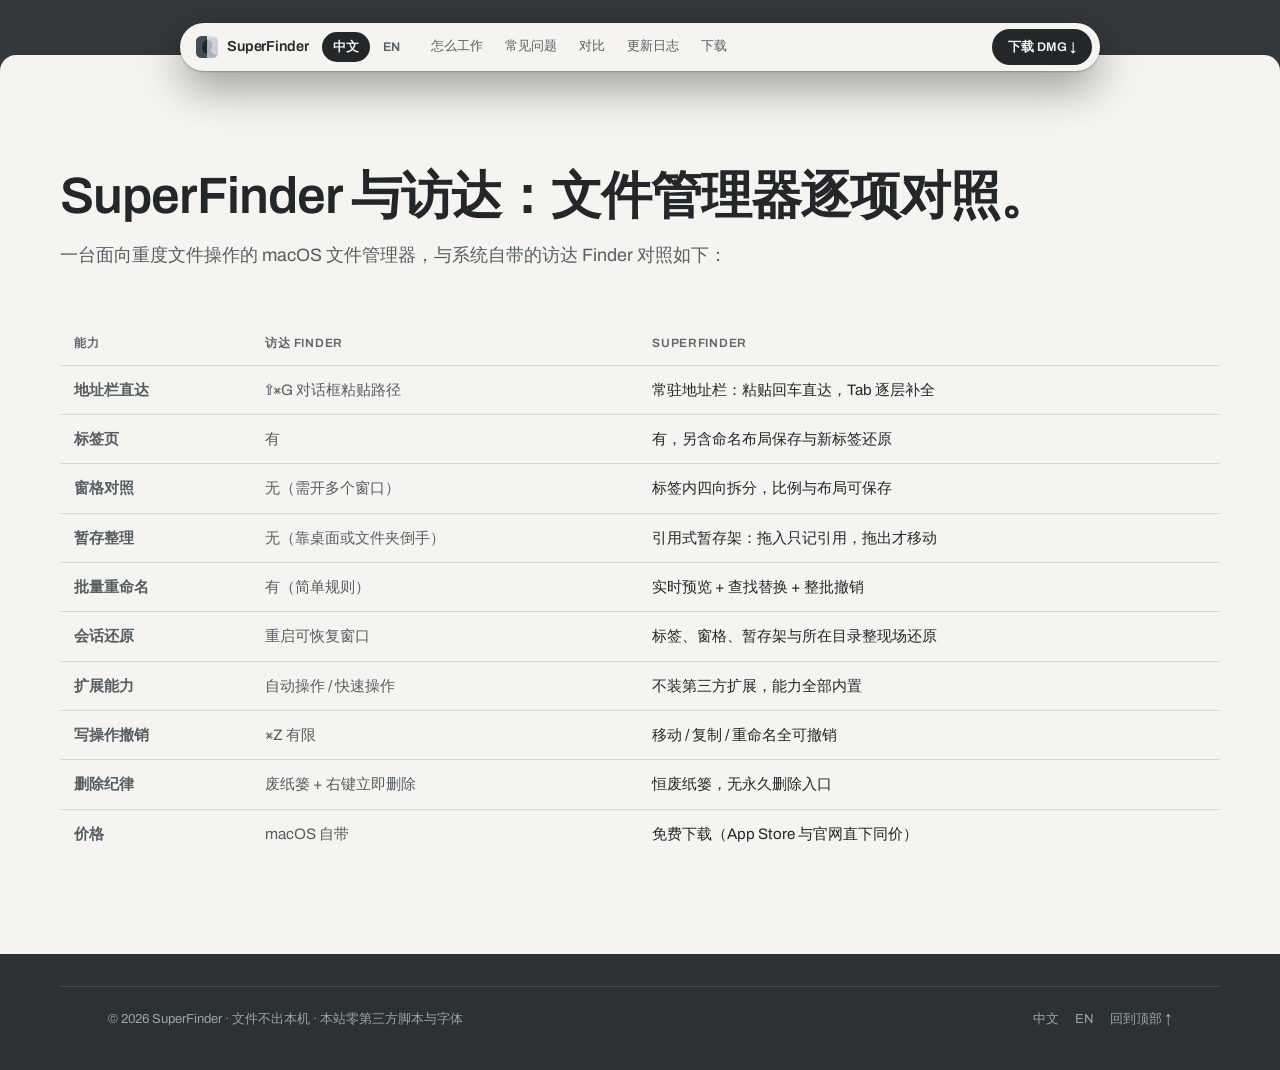
<file: compare/index.html>
<!DOCTYPE html>
<html lang="zh-CN">
<head>
<meta charset="UTF-8">
<meta name="viewport" content="width=device-width, initial-scale=1.0">
<title>与访达逐项对照 · SuperFinder</title>
<meta name="description" content="SuperFinder 与 macOS 访达 Finder 逐项对照：地址栏、标签与窗格、暂存整理、批量重命名、会话还原、快捷打开、写操作撤销与删除纪律。">
<link rel="icon" type="image/png" href="../favicon.png">
<link rel="stylesheet" href="../assets/css/site.css">
<link rel="canonical" href="https://ichigoooo.github.io/superfinder-site/compare/">
<link rel="alternate" hreflang="zh" href="https://ichigoooo.github.io/superfinder-site/compare/">
<link rel="alternate" hreflang="en" href="https://ichigoooo.github.io/superfinder-site/en/compare/">
<link rel="alternate" hreflang="x-default" href="https://ichigoooo.github.io/superfinder-site/compare/">
<meta property="og:type" content="website">
<meta property="og:site_name" content="SuperFinder">
<meta property="og:url" content="https://ichigoooo.github.io/superfinder-site/compare/">
<meta property="og:title" content="与访达逐项对照 · SuperFinder">
<meta property="og:description" content="SuperFinder 与 macOS 访达 Finder 逐项对照：地址栏、标签与窗格、暂存整理、批量重命名、会话还原、快捷打开、写操作撤销与删除纪律。">
<meta property="og:locale" content="zh_CN">
<meta property="og:locale:alternate" content="en_US">
<meta property="og:image" content="https://ichigoooo.github.io/superfinder-site/assets/img/og-card.png">
<meta property="og:image:width" content="1200">
<meta property="og:image:height" content="630">
<meta name="twitter:card" content="summary_large_image">
</head>
<body>

<div class="topline">
  <nav class="capsule" aria-label="主导航">
    <a class="wordmark" href="../"><img src="../assets/img/app-icon.png" alt="SuperFinder 首页"><span>SuperFinder</span></a>
    <div class="tabs" role="tablist">
      <a class="tab active" role="tab" aria-selected="true" href="./">中文</a>
      <a class="tab" role="tab" aria-selected="false" href="../en/compare/">EN</a>
    </div>
    <div class="navlinks">
      <a href="../#workflow">怎么工作</a>
      <a href="../faq/">常见问题</a>
      <a href="./">对比</a>
      <a href="../changelog/">更新日志</a>
      <a href="../#download">下载</a>
    </div>
    <a class="as-pill" href="../download/SuperFinder-1.8.0.dmg" download>下载 DMG ↓</a>
  </nav>
</div>

<main id="top">
<!-- ======================= COMPARE ======================= -->
<section class="slab" id="compare">
  <div class="wrap slab-inner">
    <h2>SuperFinder 与访达：文件管理器逐项对照。</h2>
    <p class="lede">一台面向重度文件操作的 macOS 文件管理器，与系统自带的访达 Finder 对照如下：</p>
    <div class="tbl-wrap">
      <table class="cmp">
        <thead>
          <tr><th>能力</th><th>访达 Finder</th><th>SuperFinder</th></tr>
        </thead>
        <tbody>
          <tr><td>地址栏直达</td><td>⇧⌘G 对话框粘贴路径</td><td>常驻地址栏：粘贴回车直达，Tab 逐层补全</td></tr>
          <tr><td>标签页</td><td>有</td><td>有，另含命名布局保存与新标签还原</td></tr>
          <tr><td>窗格对照</td><td>无（需开多个窗口）</td><td>标签内四向拆分，比例与布局可保存</td></tr>
          <tr><td>暂存整理</td><td>无（靠桌面或文件夹倒手）</td><td>引用式暂存架：拖入只记引用，拖出才移动</td></tr>
          <tr><td>批量重命名</td><td>有（简单规则）</td><td>实时预览 + 查找替换 + 整批撤销</td></tr>
          <tr><td>会话还原</td><td>重启可恢复窗口</td><td>标签、窗格、暂存架与所在目录整现场还原</td></tr>
          <tr><td>扩展能力</td><td>自动操作 / 快速操作</td><td>不装第三方扩展，能力全部内置</td></tr>
          <tr><td>写操作撤销</td><td>⌘Z 有限</td><td>移动 / 复制 / 重命名全可撤销</td></tr>
          <tr><td>删除纪律</td><td>废纸篓 + 右键立即删除</td><td>恒废纸篓，无永久删除入口</td></tr>
          <tr><td>价格</td><td>macOS 自带</td><td>免费下载（App Store 与官网直下同价）</td></tr>
        </tbody>
      </table>
    </div>
  </div>
</section>
</main>

<footer>
  <div class="wrap foot-row">
    <span>© 2026 SuperFinder <span class="foot-dot">·</span> 文件不出本机 <span class="foot-dot">·</span> 本站零第三方脚本与字体</span>
    <span class="foot-links">
      <a href="./">中文</a>
      <a href="../en/compare/">EN</a>
      <a href="#top">回到顶部 ↑</a>
    </span>
  </div>
</footer>
</body>
</html>
</file>
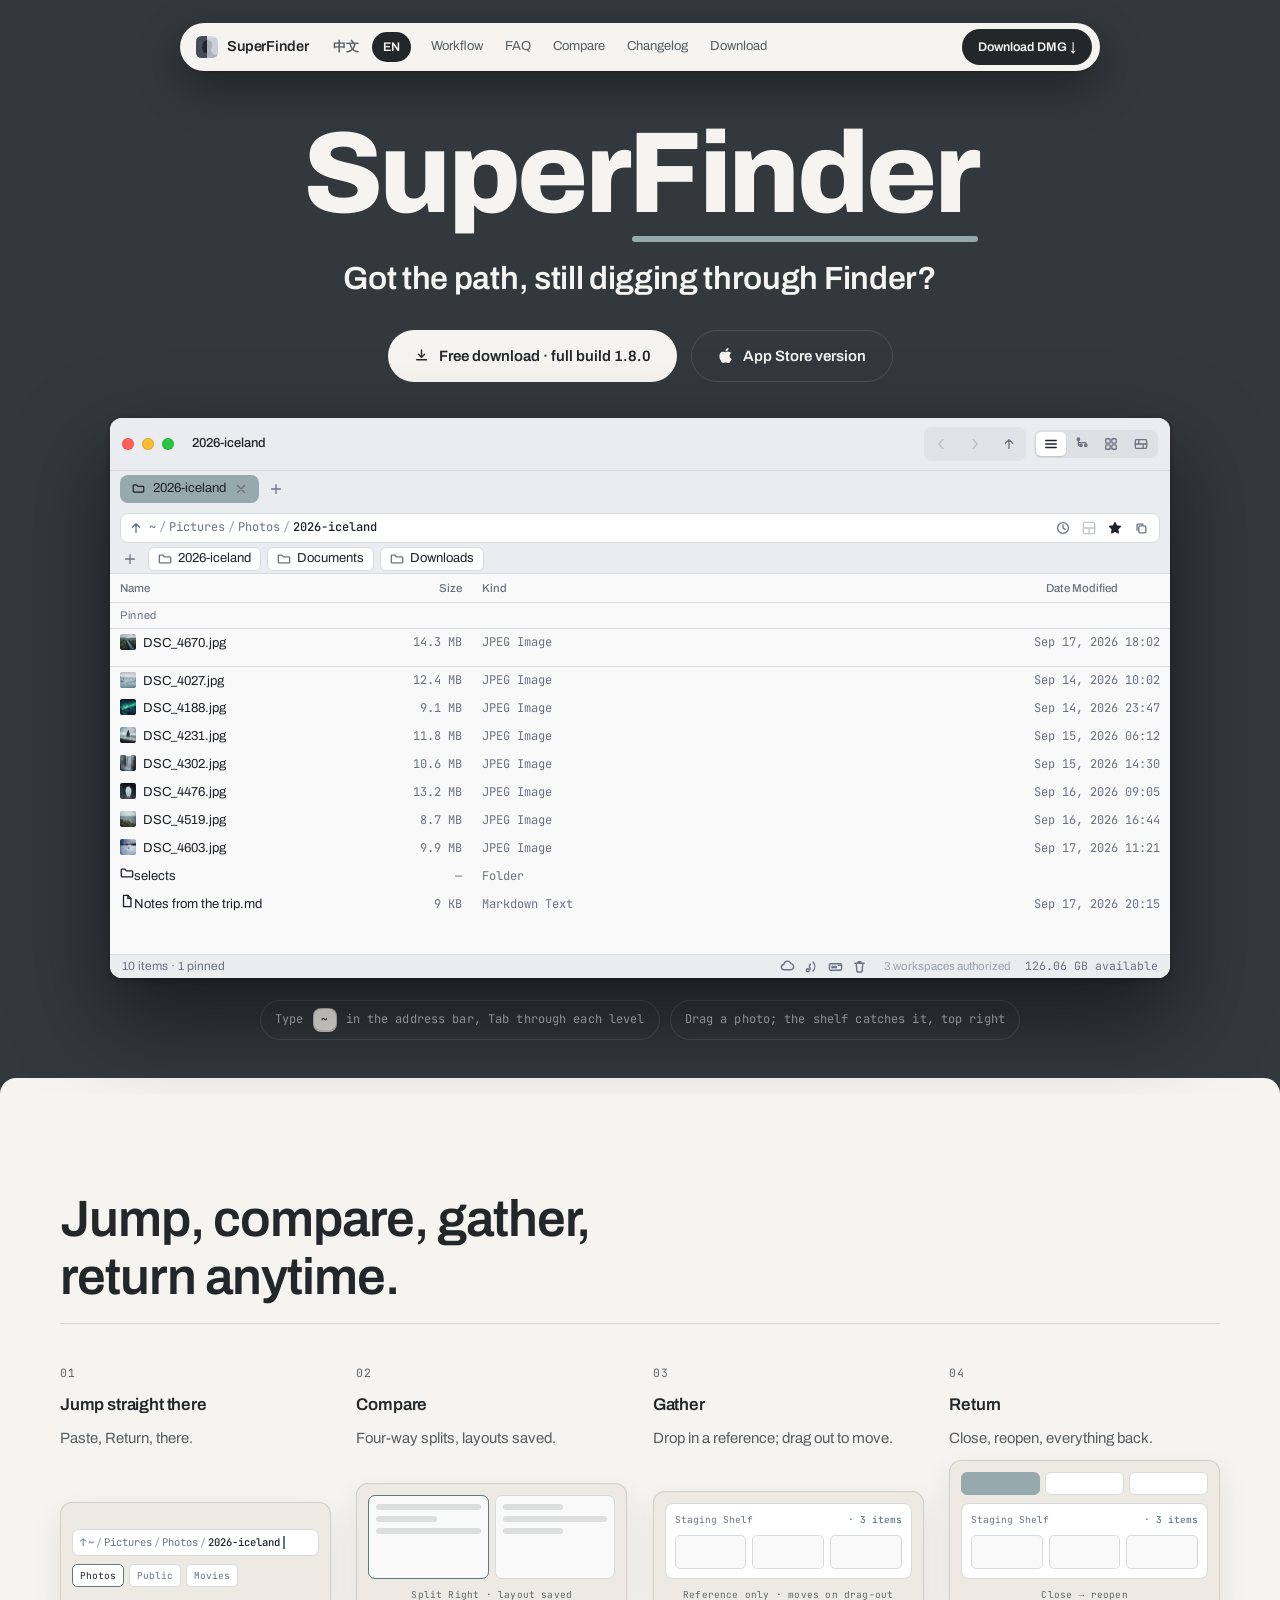
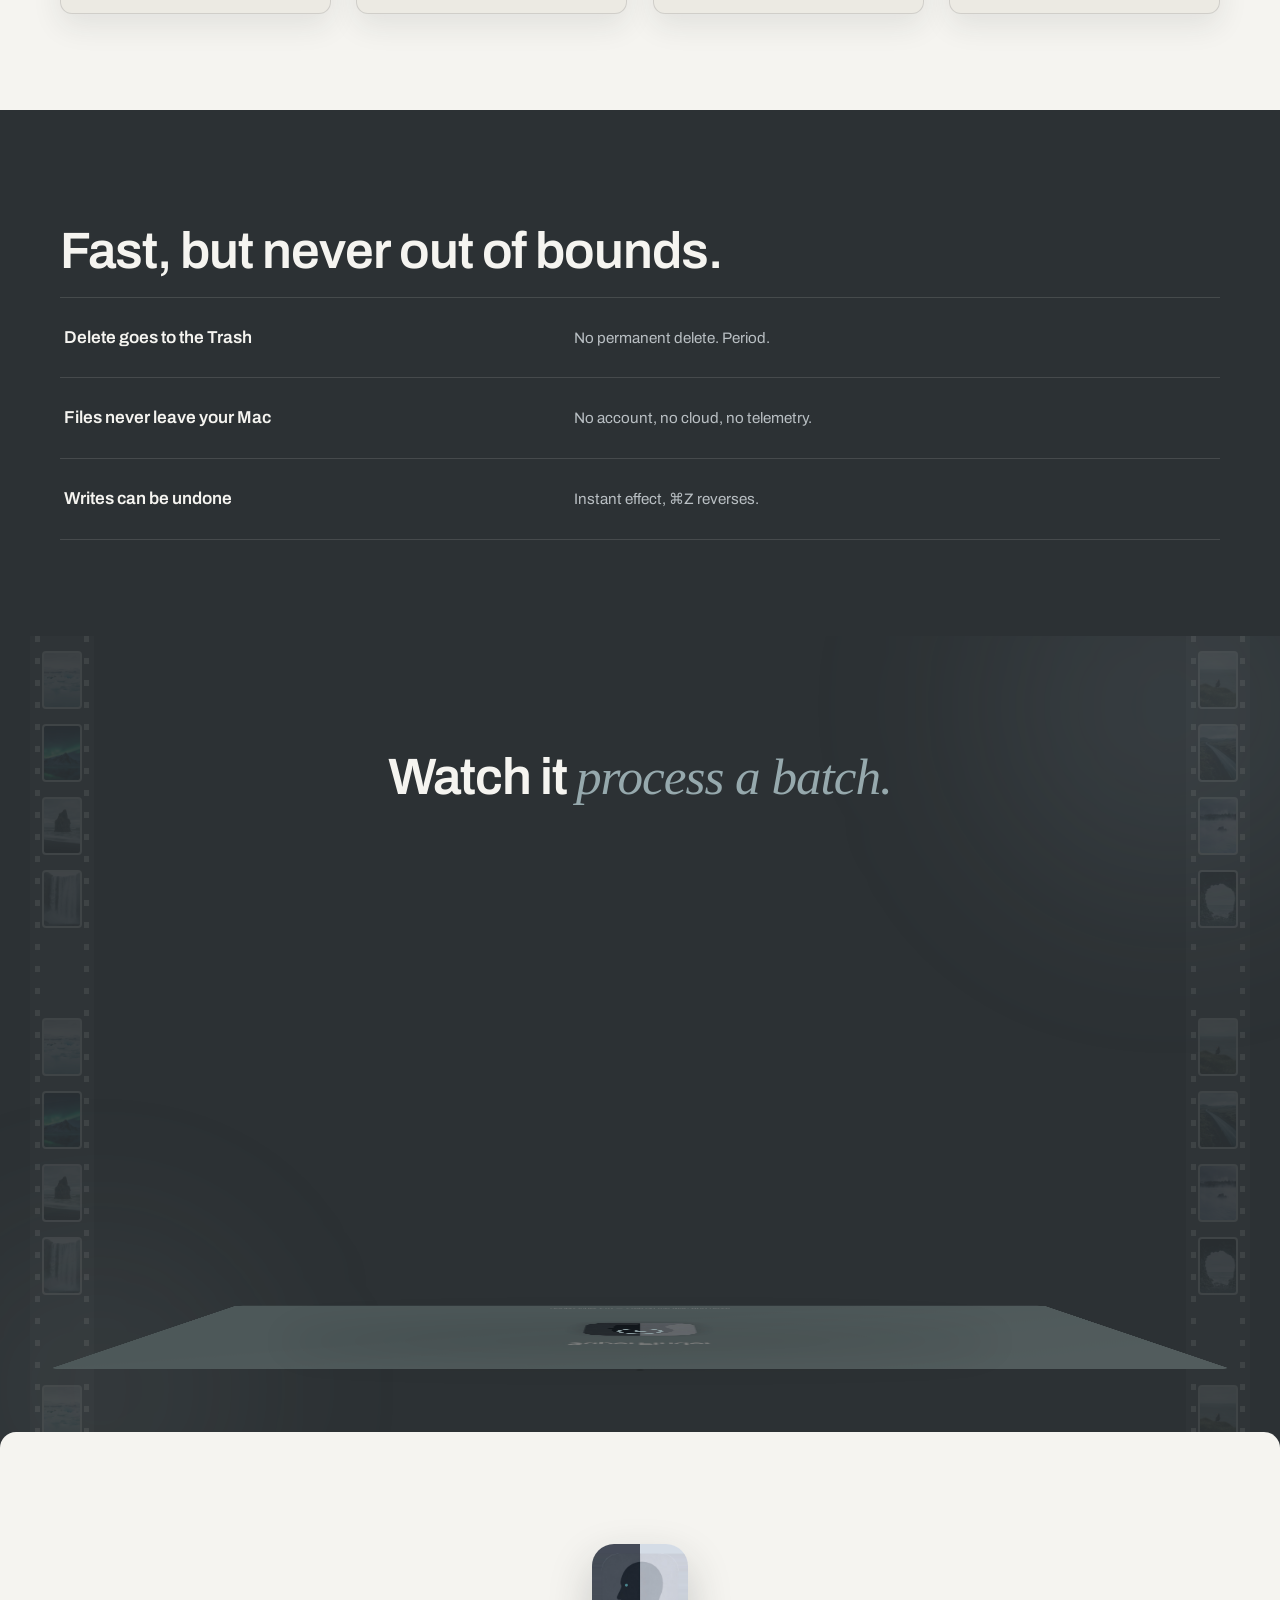
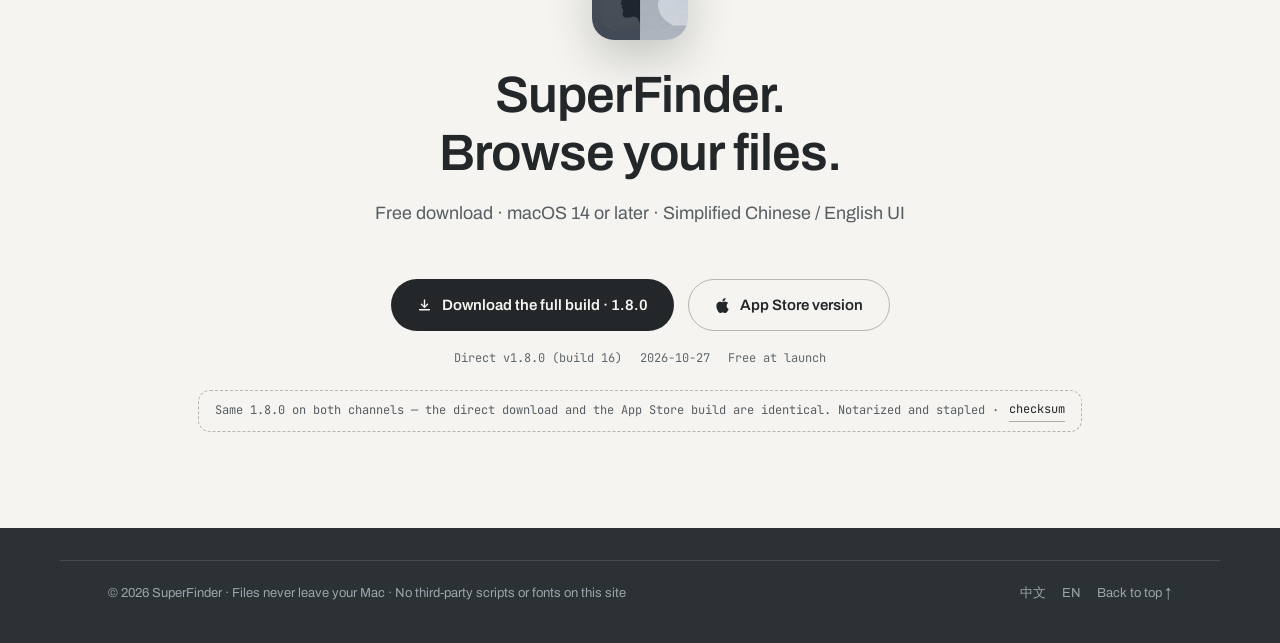
<file: en/index.html>
<!DOCTYPE html>
<html lang="en">
<head>
<meta charset="UTF-8">
<meta name="viewport" content="width=device-width, initial-scale=1.0">
<title>SuperFinder · The browser-style file workbench for macOS</title>
<meta name="description" content="SuperFinder gives the macOS file system an address bar: paste a path and jump straight there, compare with tabs and split panes, gather files in a reference-only shelf, and reopen to the same workspace. Deletes go to the Trash; files never leave your Mac.">
<link rel="icon" type="image/png" href="../favicon.png">
<link rel="stylesheet" href="../assets/css/site.css">
<noscript><style>.rv{opacity:1!important}</style></noscript>
<link rel="canonical" href="https://ichigoooo.github.io/superfinder-site/en/">
<link rel="alternate" hreflang="zh" href="https://ichigoooo.github.io/superfinder-site/">
<link rel="alternate" hreflang="en" href="https://ichigoooo.github.io/superfinder-site/en/">
<link rel="alternate" hreflang="x-default" href="https://ichigoooo.github.io/superfinder-site/">
<meta property="og:type" content="website">
<meta property="og:site_name" content="SuperFinder">
<meta property="og:url" content="https://ichigoooo.github.io/superfinder-site/en/">
<meta property="og:title" content="SuperFinder · The browser-style file workbench for macOS">
<meta property="og:description" content="SuperFinder gives the macOS file system an address bar: paste a path and jump straight there, compare with tabs and split panes, gather files in a reference-only shelf, and reopen to the same workspace. Deletes go to the Trash; files never leave your Mac.">
<meta property="og:locale" content="en_US">
<meta property="og:locale:alternate" content="zh_CN">
<meta property="og:image" content="https://ichigoooo.github.io/superfinder-site/assets/img/og-card.png">
<meta property="og:image:width" content="1200">
<meta property="og:image:height" content="630">
<meta name="twitter:card" content="summary_large_image">
</head>
<body data-assetbase="../">

<div class="topline">
  <nav class="capsule" aria-label="Primary">
    <a class="wordmark" href="#top"><img src="../assets/img/app-icon.png" alt="SuperFinder home"><span>SuperFinder</span></a>
    <div class="tabs" role="tablist">
      <a class="tab" role="tab" aria-selected="false" href="../">中文</a>
      <a class="tab active" role="tab" aria-selected="true" href="./">EN</a>
    </div>
    <div class="navlinks">
      <a href="#workflow">Workflow</a>
      <a href="./faq/">FAQ</a>
      <a href="./compare/">Compare</a>
      <a href="./changelog/">Changelog</a>
      <a href="#download">Download</a>
    </div>
    <a class="as-pill" href="../download/SuperFinder-1.8.0.dmg" download>Download DMG ↓</a>
  </nav>
</div>

<!-- ======================= HERO: what it is + the real window ======================= -->
<header class="hero" id="top">
  <div class="hook">
    <h1 class="hero-name rv">Super<span class="u">Finder</span></h1>
    <p class="hero-hook rv" data-step="1">Got the path, still digging through Finder?</p>
    <div class="dl-actions hero-cta rv" data-step="2"><a class="btn btn-paper" href="../download/SuperFinder-1.8.0.dmg" download><svg viewBox="0 0 16 16" fill="none" stroke="currentColor" stroke-width="1.5" stroke-linecap="round" stroke-linejoin="round" aria-hidden="true"><path d="M8 2v7.5"/><path d="M4.75 6.75 8 10l3.25-3.25"/><path d="M2.75 12.5h10.5"/></svg>Free download · full build 1.8.0</a><a class="btn btn-ghost" href="https://apps.apple.com/app/superfinder-pro/id6815762788?mt=12" target="_blank" rel="noopener"><svg viewBox="0 0 16 16" fill="currentColor" aria-hidden="true"><path d="M11.182.008C11.148-.03 9.923.023 8.857 1.18c-1.066 1.156-.902 2.482-.878 2.516s1.52.087 2.475-1.258.762-2.391.728-2.43m3.314 11.733c-.048-.096-2.325-1.234-2.113-3.422s1.675-2.789 1.698-2.854-.597-.79-1.254-1.157a3.7 3.7 0 0 0-1.563-.434c-.108-.003-.483-.095-1.254.116-.508.139-1.653.589-1.968.607-.316.018-1.256-.522-2.267-.665-.647-.125-1.333.131-1.824.328-.49.196-1.422.754-2.074 2.237-.652 1.482-.311 3.83-.067 4.56s.625 1.924 1.273 2.796c.576.984 1.34 1.667 1.659 1.899s1.219.386 1.843.067c.502-.308 1.408-.485 1.766-.472.357.013 1.061.154 1.782.539.571.197 1.111.115 1.652-.105.541-.221 1.324-1.059 2.238-2.758q.52-1.185.473-1.282"/></svg>App Store version</a></div>
  </div>

  <div class="window-stage rv" data-step="2">
    <div class="appwin" id="appwin" aria-label="Interactive SuperFinder demo window">
      <div class="tb">
        <span class="lights" aria-hidden="true"><i class="light r"></i><i class="light y"></i><i class="light g"></i></span>
        <span class="win-title" id="wintitle">2026-iceland</span>
        <span class="tb-spacer"></span>
        <span class="tb-group">
          <button class="tbtn" id="btn-back" aria-label="Back"></button>
          <button class="tbtn" id="btn-fwd" aria-label="Forward"></button>
          <button class="tbtn" id="btn-up" aria-label="Go Up"></button>
        </span>
        <span class="seg" id="viewseg" role="tablist" aria-label="View mode">
          <button data-view="list" aria-label="Details"></button>
          <button data-view="hier" aria-label="Hierarchy"></button>
          <button data-view="icons" aria-label="Icons"></button>
          <button data-view="gallery" aria-label="Gallery"></button>
        </span>
      </div>
      <div class="hr"></div>
      <div class="tabstrip" id="tabstrip"></div>
      <div class="addrcard" id="addrcard" tabindex="0" role="button" aria-label="Address bar">
        <span class="crumbs" id="crumbs"></span>
        <input class="addr-input" id="addrinput" type="text" autocomplete="off" spellcheck="false" aria-label="Type a path">
        <span class="addr-btns">
          <button class="abtn" id="abtn-clock" aria-label="History"></button>
          <button class="abtn" id="abtn-layout" aria-label="Save Current Layout"></button>
          <button class="abtn" id="abtn-star" aria-label="Bookmark this folder"></button>
          <button class="abtn" id="abtn-copy" aria-label="Copy Path"></button>
        </span>
        <div class="hintdrop" id="hintdrop"></div>
        <div class="histdrop" id="histdrop"></div>
      </div>
      <div class="bmkbar-app" id="bmkbar"></div>
      <div class="hr"></div>
      <div class="paneswrap">
        <div class="panes" id="panes"></div>
        <button class="shelf-anchor" id="shelfanchor" aria-label="Staging shelf"><span id="shelfbadge" class="shelf-badge">0</span></button>
        <div class="shelf-card" id="shelfcard">
          <div class="shelf-head"><b>Staging Shelf</b><span class="cnt" id="shelfcnt">· 0 items</span><button class="clear" id="shelfcollapse" hidden>Collapse</button><button class="clear" id="shelfclear" disabled>Clear</button></div>
          <div class="shelf-body" id="shelfbody"></div>
          <div class="shelf-note">Files move only when dragged out</div>
        </div>
      </div>
      <div class="findpanel" id="findpanel">
        <div class="fp-scope" id="fp-scope">Search in “2026-iceland”</div>
        <input id="findinput" type="text" placeholder="Type keywords, press Return to search">
        <button class="fp-go" id="findgo">Search</button>
      </div>
      <div class="sbar">
        <span id="sb-left">9 items · 1 pinned</span>
        <span class="places" aria-hidden="true">
          <span class="picon" title="iCloud Drive"></span>
          <span class="picon" title="AirDrop"></span>
          <span class="picon" title="Macintosh HD"></span>
          <span class="picon" title="Trash"></span>
        </span>
        <span class="auth">3 workspaces authorized</span>
        <span class="avail">126.06 GB available</span>
      </div>
      <div class="appmodal" id="layoutmodal">
        <div class="sheet">
          <div class="sheet-title">Save Current Layout</div>
          <p class="desc">Saves: split structure + pane ratios + each pane's folder + view mode (no history stacks).</p>
          <input id="layoutname" type="text" placeholder="Layout name (required)">
          <div class="row-btns">
            <button class="bb" id="layoutcancel">Cancel</button>
            <button class="bb primary" id="layoutsave" disabled>Save</button>
          </div>
        </div>
      </div>
      <div class="apptoast" id="apptoast"></div>
      <div class="autoplay" id="autoplay"><button>▶ Play the demo</button></div>
    </div>
  </div>

  <div class="tryhints rv" data-step="3">
    <button class="tryhint" data-act="addr">Type <span class="kbd">~</span> in the address bar, Tab through each level</button>
    <button class="tryhint" data-act="shelf">Drag a photo; the shelf catches it, top right</button>
  </div>
</header>

<main>
<!-- ======================= HOW IT WORKS: find · compare · gather · return ======================= -->
<section class="slab" id="workflow">
  <div class="wrap slab-inner">
    <h2 class="rv">Jump, compare, gather,<br>return anytime.</h2>

    <ol class="flow">
      <li class="flow-step rv" data-step="1">
        <span class="flow-n">01</span>
        <h3>Jump straight there</h3>
        <p>Paste, Return, there.</p>
        <div class="flow-plate">
          <div class="fp-addr"><span class="up">↑</span><span>~</span><span class="sep">/</span><span>Pictures</span><span class="sep">/</span><span>Photos</span><span class="sep">/</span><span class="last">2026-iceland</span><i class="fp-caret"></i></div>
          <div class="fp-hint"><span class="on">Photos</span><span>Public</span><span>Movies</span></div>
        </div>
      </li>
      <li class="flow-step rv" data-step="2">
        <span class="flow-n">02</span>
        <h3>Compare</h3>
        <p>Four-way splits, layouts saved.</p>
        <div class="flow-plate">
          <div class="fp-panes">
            <div class="fp-pane on"><i class="fp-line"></i><i class="fp-line sm"></i><i class="fp-line"></i></div>
            <div class="fp-pane"><i class="fp-line sm"></i><i class="fp-line"></i><i class="fp-line sm"></i></div>
          </div>
          <div class="fp-note">Split Right · layout saved</div>
        </div>
      </li>
      <li class="flow-step rv" data-step="3">
        <span class="flow-n">03</span>
        <h3>Gather</h3>
        <p>Drop in a reference; drag out to move.</p>
        <div class="flow-plate">
          <div class="fp-shelf">
            <div class="cap"><span>Staging Shelf</span><b>· 3 items</b></div>
            <div class="fp-stack"><i></i><i></i><i></i></div>
          </div>
          <div class="fp-note">Reference only · moves on drag-out</div>
        </div>
      </li>
      <li class="flow-step rv" data-step="4">
        <span class="flow-n">04</span>
        <h3>Return</h3>
        <p>Close, reopen, everything back.</p>
        <div class="flow-plate">
          <div class="fp-tabs"><i class="on"></i><i></i><i></i></div>
          <div class="fp-shelf">
            <div class="cap"><span>Staging Shelf</span><b>· 3 items</b></div>
            <div class="fp-stack"><i></i><i></i><i></i></div>
          </div>
          <div class="fp-note">Close → reopen</div>
        </div>
      </li>
    </ol>
  </div>
</section>

<!-- ======================= TRUST ======================= -->
<section class="slab-dark" id="trust">
  <div class="wrap slab-inner">
    <h2 class="rv">Fast, but never out of bounds.</h2>
    <div class="facts">
      <div class="fact rv">
        <h3>Delete goes to the Trash</h3>
        <p>No permanent delete. Period.</p>
      </div>
      <div class="fact rv" data-step="1">
        <h3>Files never leave your Mac</h3>
        <p>No account, no cloud, no telemetry.</p>
      </div>
      <div class="fact rv" data-step="2">
        <h3>Writes can be undone</h3>
        <p>Instant effect, ⌘Z reverses.</p>
      </div>
    </div>
  </div>
</section>

<!-- ======================= SHOWCASE: scroll to open ======================= -->
<section class="slab-dark showcase" id="film">
  <div class="blob blob-tr" aria-hidden="true"></div>
  <div class="blob blob-bl" aria-hidden="true"></div>
  <div class="roll roll-l" aria-hidden="true"><div class="roll-track">
    <div class="rgroup"><span class="frame"><img src="../assets/img/photos/glacier-lagoon.jpg" alt="" loading="lazy"></span><span class="frame"><img src="../assets/img/photos/aurora.jpg" alt="" loading="lazy"></span><span class="frame"><img src="../assets/img/photos/black-beach.jpg" alt="" loading="lazy"></span><span class="frame"><img src="../assets/img/photos/waterfall.jpg" alt="" loading="lazy"></span></div>
    <div class="rgroup"><span class="frame"><img src="../assets/img/photos/glacier-lagoon.jpg" alt="" loading="lazy"></span><span class="frame"><img src="../assets/img/photos/aurora.jpg" alt="" loading="lazy"></span><span class="frame"><img src="../assets/img/photos/black-beach.jpg" alt="" loading="lazy"></span><span class="frame"><img src="../assets/img/photos/waterfall.jpg" alt="" loading="lazy"></span></div>
    <div class="rgroup"><span class="frame"><img src="../assets/img/photos/glacier-lagoon.jpg" alt="" loading="lazy"></span><span class="frame"><img src="../assets/img/photos/aurora.jpg" alt="" loading="lazy"></span><span class="frame"><img src="../assets/img/photos/black-beach.jpg" alt="" loading="lazy"></span><span class="frame"><img src="../assets/img/photos/waterfall.jpg" alt="" loading="lazy"></span></div>
    <div class="rgroup"><span class="frame"><img src="../assets/img/photos/glacier-lagoon.jpg" alt="" loading="lazy"></span><span class="frame"><img src="../assets/img/photos/aurora.jpg" alt="" loading="lazy"></span><span class="frame"><img src="../assets/img/photos/black-beach.jpg" alt="" loading="lazy"></span><span class="frame"><img src="../assets/img/photos/waterfall.jpg" alt="" loading="lazy"></span></div>
    <div class="rgroup"><span class="frame"><img src="../assets/img/photos/glacier-lagoon.jpg" alt="" loading="lazy"></span><span class="frame"><img src="../assets/img/photos/aurora.jpg" alt="" loading="lazy"></span><span class="frame"><img src="../assets/img/photos/black-beach.jpg" alt="" loading="lazy"></span><span class="frame"><img src="../assets/img/photos/waterfall.jpg" alt="" loading="lazy"></span></div>
    <div class="rgroup"><span class="frame"><img src="../assets/img/photos/glacier-lagoon.jpg" alt="" loading="lazy"></span><span class="frame"><img src="../assets/img/photos/aurora.jpg" alt="" loading="lazy"></span><span class="frame"><img src="../assets/img/photos/black-beach.jpg" alt="" loading="lazy"></span><span class="frame"><img src="../assets/img/photos/waterfall.jpg" alt="" loading="lazy"></span></div>
    <div class="rgroup"><span class="frame"><img src="../assets/img/photos/glacier-lagoon.jpg" alt="" loading="lazy"></span><span class="frame"><img src="../assets/img/photos/aurora.jpg" alt="" loading="lazy"></span><span class="frame"><img src="../assets/img/photos/black-beach.jpg" alt="" loading="lazy"></span><span class="frame"><img src="../assets/img/photos/waterfall.jpg" alt="" loading="lazy"></span></div>
    <div class="rgroup"><span class="frame"><img src="../assets/img/photos/glacier-lagoon.jpg" alt="" loading="lazy"></span><span class="frame"><img src="../assets/img/photos/aurora.jpg" alt="" loading="lazy"></span><span class="frame"><img src="../assets/img/photos/black-beach.jpg" alt="" loading="lazy"></span><span class="frame"><img src="../assets/img/photos/waterfall.jpg" alt="" loading="lazy"></span></div>
  </div></div>
  <div class="roll roll-r" aria-hidden="true"><div class="roll-track">
    <div class="rgroup"><span class="frame"><img src="../assets/img/photos/puffin.jpg" alt="" loading="lazy"></span><span class="frame"><img src="../assets/img/photos/ring-road.jpg" alt="" loading="lazy"></span><span class="frame"><img src="../assets/img/photos/blue-lagoon.jpg" alt="" loading="lazy"></span><span class="frame"><img src="../assets/img/photos/basalt-cave.jpg" alt="" loading="lazy"></span></div>
    <div class="rgroup"><span class="frame"><img src="../assets/img/photos/puffin.jpg" alt="" loading="lazy"></span><span class="frame"><img src="../assets/img/photos/ring-road.jpg" alt="" loading="lazy"></span><span class="frame"><img src="../assets/img/photos/blue-lagoon.jpg" alt="" loading="lazy"></span><span class="frame"><img src="../assets/img/photos/basalt-cave.jpg" alt="" loading="lazy"></span></div>
    <div class="rgroup"><span class="frame"><img src="../assets/img/photos/puffin.jpg" alt="" loading="lazy"></span><span class="frame"><img src="../assets/img/photos/ring-road.jpg" alt="" loading="lazy"></span><span class="frame"><img src="../assets/img/photos/blue-lagoon.jpg" alt="" loading="lazy"></span><span class="frame"><img src="../assets/img/photos/basalt-cave.jpg" alt="" loading="lazy"></span></div>
    <div class="rgroup"><span class="frame"><img src="../assets/img/photos/puffin.jpg" alt="" loading="lazy"></span><span class="frame"><img src="../assets/img/photos/ring-road.jpg" alt="" loading="lazy"></span><span class="frame"><img src="../assets/img/photos/blue-lagoon.jpg" alt="" loading="lazy"></span><span class="frame"><img src="../assets/img/photos/basalt-cave.jpg" alt="" loading="lazy"></span></div>
    <div class="rgroup"><span class="frame"><img src="../assets/img/photos/puffin.jpg" alt="" loading="lazy"></span><span class="frame"><img src="../assets/img/photos/ring-road.jpg" alt="" loading="lazy"></span><span class="frame"><img src="../assets/img/photos/blue-lagoon.jpg" alt="" loading="lazy"></span><span class="frame"><img src="../assets/img/photos/basalt-cave.jpg" alt="" loading="lazy"></span></div>
    <div class="rgroup"><span class="frame"><img src="../assets/img/photos/puffin.jpg" alt="" loading="lazy"></span><span class="frame"><img src="../assets/img/photos/ring-road.jpg" alt="" loading="lazy"></span><span class="frame"><img src="../assets/img/photos/basalt-cave.jpg" alt="" loading="lazy"></span></div>
    <div class="rgroup"><span class="frame"><img src="../assets/img/photos/puffin.jpg" alt="" loading="lazy"></span><span class="frame"><img src="../assets/img/photos/ring-road.jpg" alt="" loading="lazy"></span><span class="frame"><img src="../assets/img/photos/blue-lagoon.jpg" alt="" loading="lazy"></span><span class="frame"><img src="../assets/img/photos/basalt-cave.jpg" alt="" loading="lazy"></span></div>
    <div class="rgroup"><span class="frame"><img src="../assets/img/photos/puffin.jpg" alt="" loading="lazy"></span><span class="frame"><img src="../assets/img/photos/ring-road.jpg" alt="" loading="lazy"></span><span class="frame"><img src="../assets/img/photos/basalt-cave.jpg" alt="" loading="lazy"></span></div>
  </div></div>

  <div class="wrap slab-inner">
    <div class="sc-head">
      <h2 class="rv" data-step="1">Watch it <span class="sc-accent">process a batch.</span></h2>
    </div>

    <div class="mb-zone" id="mbzone">
      <div class="mb-stage" id="mbstage">
        <div class="mb-persp">
          <div class="mb-3d">
            <div class="mb-lid" id="mblid">
              <div class="mb-face">
                <video id="mbvideo" muted playsinline loop preload="auto" poster="../assets/img/promo-cover.png" aria-label="SuperFinder promo film (English narration, 72 seconds)">
                  <source src="../assets/video/promo-en.mp4" type="video/mp4">
                  <track kind="captions" src="../assets/video/promo-en.vtt" srclang="en" label="English" default>
                </video>
                <i class="mb-sheen" aria-hidden="true"></i>
                <div class="mb-idle" id="mbidle">
                  <svg viewBox="0 0 16 16" fill="none" stroke="currentColor" stroke-width="1.2" aria-hidden="true"><circle cx="8" cy="8" r="6.6"/><path d="M6.4 5.4l4.4 2.6-4.4 2.6V5.4z" fill="currentColor" stroke="none"/></svg>
                </div>
                <button class="sc-mute mb-mute" id="mbmute" aria-pressed="false">
                  <span class="lbl">Unmute</span>
                  <svg class="ic-vx" viewBox="0 0 16 16" fill="none" stroke="currentColor" stroke-width="1.5" stroke-linecap="round" stroke-linejoin="round" aria-hidden="true"><path d="M2.5 6.2v3.6h2.6L8.8 13V3L5.1 6.2H2.5z"/><path d="M10.8 6l4 4M14.8 6l-4 4"/></svg>
                  <svg class="ic-vol" viewBox="0 0 16 16" fill="none" stroke="currentColor" stroke-width="1.5" stroke-linecap="round" stroke-linejoin="round" aria-hidden="true"><path d="M2.5 6.2v3.6h2.6L8.8 13V3L5.1 6.2H2.5z"/><path d="M10.8 5.6a3.4 3.4 0 010 4.8M12.6 3.8a6 6 0 010 8.4"/></svg>
                </button>
              </div>
              <span class="mb-cam" aria-hidden="true"></span>
            </div>
            <div class="mb-base" aria-hidden="true"><span class="mb-notch"></span></div>
          </div>
        </div>
        <div class="mb-shadow" id="mbshadow" aria-hidden="true"></div>
      </div>
    </div>

  </div>
  <noscript>
    <style>.showcase .mb-zone { display: none; }</style>
    <div class="wrap" style="padding-bottom: clamp(52px, 8vw, 96px);">
      <div class="film">
        <video controls preload="none" playsinline poster="../assets/img/promo-cover.png">
          <source src="../assets/video/promo-en.mp4" type="video/mp4">
          <track kind="captions" src="../assets/video/promo-en.vtt" srclang="en" label="English" default>
        </video>
      </div>
    </div>
  </noscript>
</section>

<!-- ======================= DOWNLOAD ======================= -->
<section class="slab dl" id="download">
  <div class="wrap slab-inner">
    <img class="dl-icon rv" src="../assets/img/app-icon.png" width="96" height="96" alt="SuperFinder app icon">
    <h2 class="rv" data-step="1">SuperFinder.<br>Browse your files.</h2>
    <p class="lede rv" data-step="2">Free download · macOS 14 or later · Simplified Chinese / English UI</p>
    <div class="dl-actions rv" data-step="3">
      <a class="btn btn-ink" href="../download/SuperFinder-1.8.0.dmg" download><svg viewBox="0 0 16 16" fill="none" stroke="currentColor" stroke-width="1.5" stroke-linecap="round" stroke-linejoin="round" aria-hidden="true"><path d="M8 2v7.5"/><path d="M4.75 6.75 8 10l3.25-3.25"/><path d="M2.75 12.5h10.5"/></svg>Download the full build · 1.8.0</a>
      <a class="btn btn-ghost on-paper" href="https://apps.apple.com/app/superfinder-pro/id6815762788?mt=12" target="_blank" rel="noopener"><svg viewBox="0 0 16 16" fill="currentColor" aria-hidden="true"><path d="M11.182.008C11.148-.03 9.923.023 8.857 1.18c-1.066 1.156-.902 2.482-.878 2.516s1.52.087 2.475-1.258.762-2.391.728-2.43m3.314 11.733c-.048-.096-2.325-1.234-2.113-3.422s1.675-2.789 1.698-2.854-.597-.79-1.254-1.157a3.7 3.7 0 0 0-1.563-.434c-.108-.003-.483-.095-1.254.116-.508.139-1.653.589-1.968.607-.316.018-1.256-.522-2.267-.665-.647-.125-1.333.131-1.824.328-.49.196-1.422.754-2.074 2.237-.652 1.482-.311 3.83-.067 4.56s.625 1.924 1.273 2.796c.576.984 1.34 1.667 1.659 1.899s1.219.386 1.843.067c.502-.308 1.408-.485 1.766-.472.357.013 1.061.154 1.782.539.571.197 1.111.115 1.652-.105.541-.221 1.324-1.059 2.238-2.758q.52-1.185.473-1.282"/></svg>App Store version</a>
    </div>
    <div class="dl-meta rv" data-step="4">
      <span>Direct v1.8.0 (build 16)</span><span>2026-10-27</span><span>Free at launch</span>
    </div>
    <div class="rv" data-step="5">
      <p class="dl-flag" id="dl-flag">Same 1.8.0 on both channels — the direct download and the App Store build are identical. Notarized and stapled · <a href="../download/SuperFinder-1.8.0.dmg.sha256">checksum</a></p>
    </div>
  </div>
</section>
</main>

<footer>
  <div class="wrap foot-row">
    <span>© 2026 SuperFinder <span class="foot-dot">·</span> Files never leave your Mac <span class="foot-dot">·</span> No third-party scripts or fonts on this site</span>
    <span class="foot-links">
      <a href="../">中文</a>
      <a href="./">EN</a>
      <a href="#top">Back to top ↑</a>
    </span>
  </div>
</footer>

<div class="ctxmenu" id="ctxmenu"></div>
<script type="application/ld+json">
{
  "@context": "https://schema.org",
  "@graph": [
    {
      "@type": "Organization",
      "@id": "https://ichigoooo.github.io/superfinder-site/en/#org",
      "name": "SuperFinder",
      "url": "https://ichigoooo.github.io/superfinder-site/",
      "logo": "https://ichigoooo.github.io/superfinder-site/assets/img/app-icon.png",
      "sameAs": [
        "https://apps.apple.com/app/superfinder-pro/id6815762788",
        "https://github.com/ichigoooo/superfinder-site"
      ]
    },
    {
      "@type": "SoftwareApplication",
      "name": "SuperFinder",
      "operatingSystem": "macOS 14+",
      "applicationCategory": "UtilitiesApplication",
      "inLanguage": ["zh-CN", "en"],
      "description": "A browser-style file workbench that gives the macOS file system an address bar: paste a path and jump straight there, compare with tabs and split panes, gather files in a reference-only shelf, and reopen to the same workspace. Deletes go to the Trash; files never leave your Mac.",
      "featureList": [
        "Permanent address bar: paste a path, Return to jump, Tab completes each level",
        "Tabs and four-way split panes",
        "Named layouts, saved and restored",
        "Reference-only staging shelf",
        "Shake to summon the staging shelf",
        "Batch rename with live preview",
        "Sidebar quick open: open files with an app you choose",
        "Full workspace session restore",
        "Trash-only deletes"
      ],
      "screenshot": "https://ichigoooo.github.io/superfinder-site/assets/img/promo-cover.png",
      "softwareVersion": "1.8.0",
      "offers": { "@type": "Offer", "price": "0", "priceCurrency": "USD" },
      "author": { "@id": "https://ichigoooo.github.io/superfinder-site/en/#org" }
    },
    {
      "@type": "VideoObject",
      "name": "SuperFinder official promo (English narration, 1 min 12 s)",
      "description": "Watch SuperFinder process a batch of files: jump, compare, gather, return.",
      "thumbnailUrl": "https://ichigoooo.github.io/superfinder-site/assets/img/promo-cover.png",
      "uploadDate": "2026-10-06",
      "duration": "PT1M12S",
      "contentUrl": "https://ichigoooo.github.io/superfinder-site/assets/video/promo-en.mp4",
      "inLanguage": "en"
    }
  ]
}
</script>
<script src="../assets/js/site.js" defer></script>
</body>
</html>
</file>
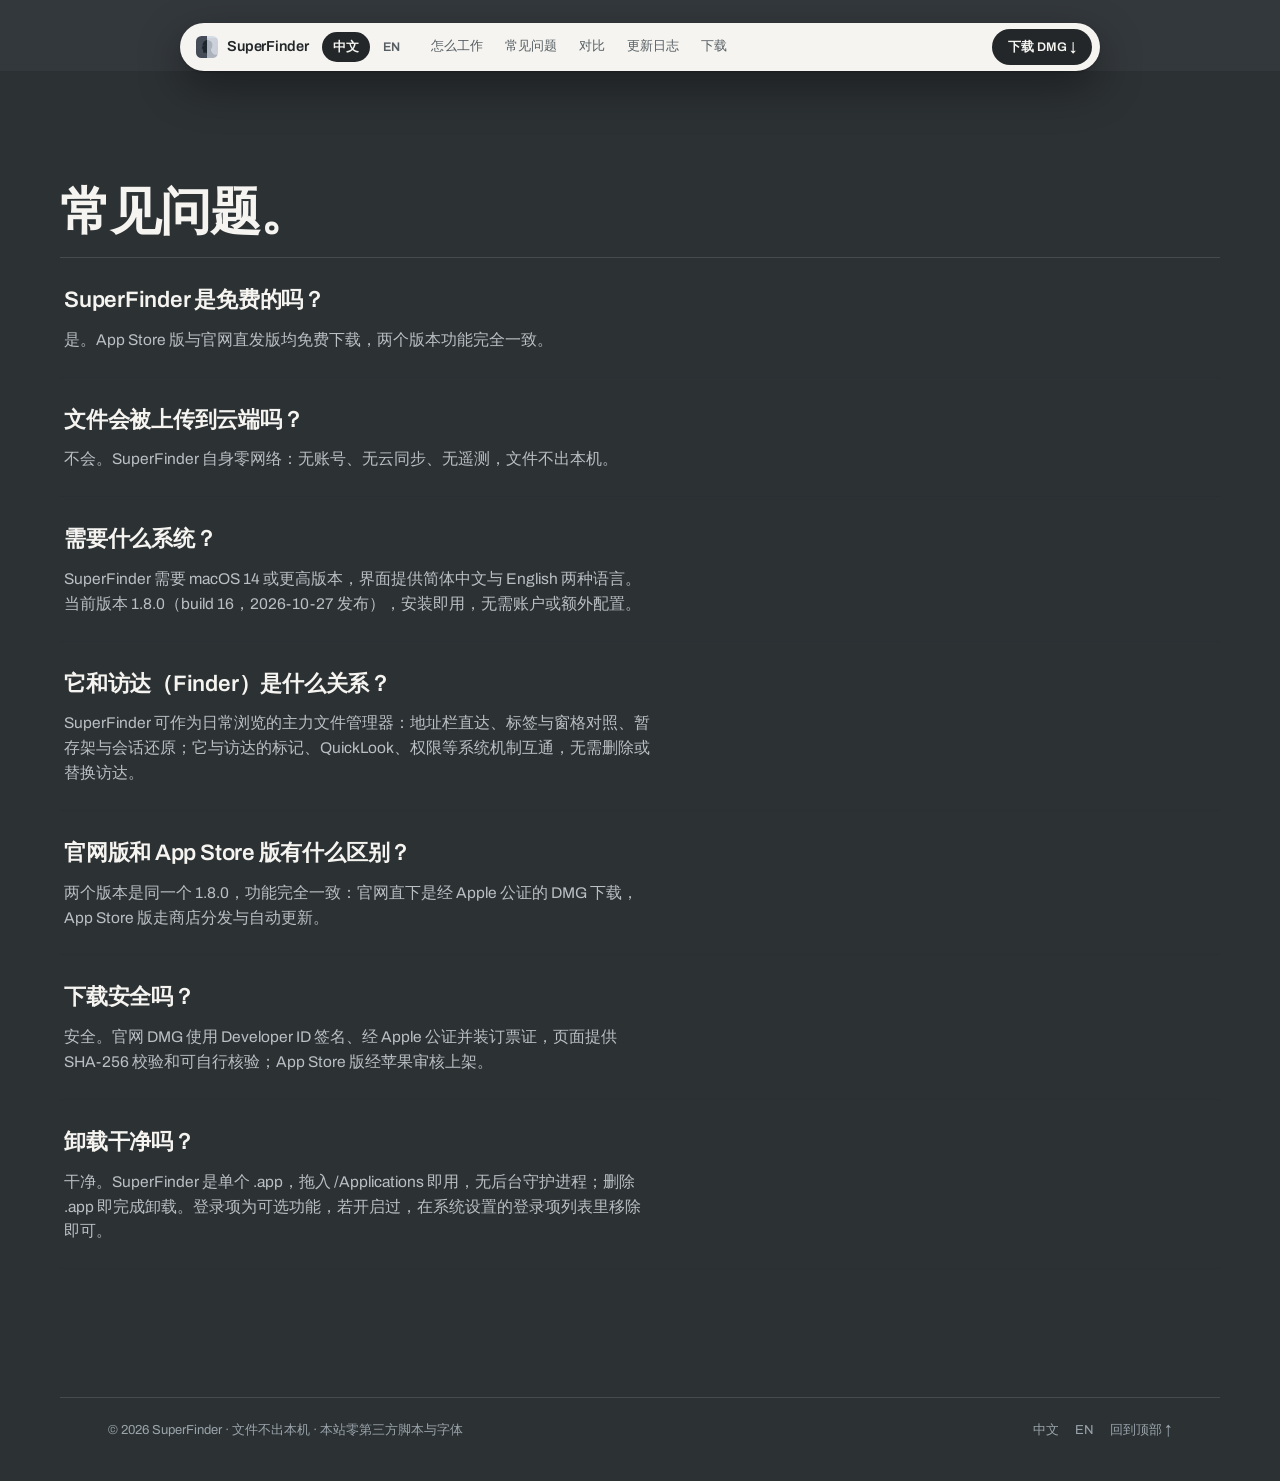
<file: faq/index.html>
<!DOCTYPE html>
<html lang="zh-CN">
<head>
<meta charset="UTF-8">
<meta name="viewport" content="width=device-width, initial-scale=1.0">
<title>常见问题 · SuperFinder</title>
<meta name="description" content="SuperFinder 常见问题：是否免费、文件会不会上云、需要什么系统、与访达的关系、官网版与 App Store 版的区别、下载安全与卸载。">
<link rel="icon" type="image/png" href="../favicon.png">
<link rel="stylesheet" href="../assets/css/site.css">
<link rel="canonical" href="https://ichigoooo.github.io/superfinder-site/faq/">
<link rel="alternate" hreflang="zh" href="https://ichigoooo.github.io/superfinder-site/faq/">
<link rel="alternate" hreflang="en" href="https://ichigoooo.github.io/superfinder-site/en/faq/">
<link rel="alternate" hreflang="x-default" href="https://ichigoooo.github.io/superfinder-site/faq/">
<meta property="og:type" content="website">
<meta property="og:site_name" content="SuperFinder">
<meta property="og:url" content="https://ichigoooo.github.io/superfinder-site/faq/">
<meta property="og:title" content="常见问题 · SuperFinder">
<meta property="og:description" content="SuperFinder 常见问题：是否免费、文件会不会上云、需要什么系统、与访达的关系、官网版与 App Store 版的区别、下载安全与卸载。">
<meta property="og:locale" content="zh_CN">
<meta property="og:locale:alternate" content="en_US">
<meta property="og:image" content="https://ichigoooo.github.io/superfinder-site/assets/img/og-card.png">
<meta property="og:image:width" content="1200">
<meta property="og:image:height" content="630">
<meta name="twitter:card" content="summary_large_image">
</head>
<body>

<div class="topline">
  <nav class="capsule" aria-label="主导航">
    <a class="wordmark" href="../"><img src="../assets/img/app-icon.png" alt="SuperFinder 首页"><span>SuperFinder</span></a>
    <div class="tabs" role="tablist">
      <a class="tab active" role="tab" aria-selected="true" href="./">中文</a>
      <a class="tab" role="tab" aria-selected="false" href="../en/faq/">EN</a>
    </div>
    <div class="navlinks">
      <a href="../#workflow">怎么工作</a>
      <a href="./">常见问题</a>
      <a href="../compare/">对比</a>
      <a href="../changelog/">更新日志</a>
      <a href="../#download">下载</a>
    </div>
    <a class="as-pill" href="../download/SuperFinder-1.8.0.dmg" download>下载 DMG ↓</a>
  </nav>
</div>

<main id="top">
<!-- ======================= FAQ ======================= -->
<section class="slab-dark" id="faq">
  <div class="wrap slab-inner">
    <h2>常见问题。</h2>
    <div class="beat">
      <div class="beat-row"><h3>SuperFinder 是免费的吗？</h3><p>是。App Store 版与官网直发版均免费下载，两个版本功能完全一致。</p></div>
      <div class="beat-row"><h3>文件会被上传到云端吗？</h3><p>不会。SuperFinder 自身零网络：无账号、无云同步、无遥测，文件不出本机。</p></div>
      <div class="beat-row"><h3>需要什么系统？</h3><p>SuperFinder 需要 macOS 14 或更高版本，界面提供简体中文与 English 两种语言。当前版本 1.8.0（build 16，2026-10-27 发布），安装即用，无需账户或额外配置。</p></div>
      <div class="beat-row"><h3>它和访达（Finder）是什么关系？</h3><p>SuperFinder 可作为日常浏览的主力文件管理器：地址栏直达、标签与窗格对照、暂存架与会话还原；它与访达的标记、QuickLook、权限等系统机制互通，无需删除或替换访达。</p></div>
      <div class="beat-row"><h3>官网版和 App Store 版有什么区别？</h3><p>两个版本是同一个 1.8.0，功能完全一致：官网直下是经 Apple 公证的 DMG 下载，App Store 版走商店分发与自动更新。</p></div>
      <div class="beat-row"><h3>下载安全吗？</h3><p>安全。官网 DMG 使用 Developer ID 签名、经 Apple 公证并装订票证，页面提供 SHA-256 校验和可自行核验；App Store 版经苹果审核上架。</p></div>
      <div class="beat-row"><h3>卸载干净吗？</h3><p>干净。SuperFinder 是单个 .app，拖入 /Applications 即用，无后台守护进程；删除 .app 即完成卸载。登录项为可选功能，若开启过，在系统设置的登录项列表里移除即可。</p></div>
    </div>
  </div>
</section>
</main>

<footer>
  <div class="wrap foot-row">
    <span>© 2026 SuperFinder <span class="foot-dot">·</span> 文件不出本机 <span class="foot-dot">·</span> 本站零第三方脚本与字体</span>
    <span class="foot-links">
      <a href="./">中文</a>
      <a href="../en/faq/">EN</a>
      <a href="#top">回到顶部 ↑</a>
    </span>
  </div>
</footer>

<script type="application/ld+json">
{
  "@context": "https://schema.org",
  "@type": "FAQPage",
  "mainEntity": [
    { "@type": "Question", "name": "SuperFinder 是免费的吗？", "acceptedAnswer": { "@type": "Answer", "text": "是。App Store 版与官网直发版均免费下载，两个版本功能完全一致。" } },
    { "@type": "Question", "name": "文件会被上传到云端吗？", "acceptedAnswer": { "@type": "Answer", "text": "不会。SuperFinder 自身零网络：无账号、无云同步、无遥测，文件不出本机。" } },
    { "@type": "Question", "name": "需要什么系统？", "acceptedAnswer": { "@type": "Answer", "text": "SuperFinder 需要 macOS 14 或更高版本，界面提供简体中文与 English 两种语言。当前版本 1.8.0（build 16，2026-10-27 发布），安装即用，无需账户或额外配置。" } },
    { "@type": "Question", "name": "它和访达（Finder）是什么关系？", "acceptedAnswer": { "@type": "Answer", "text": "SuperFinder 可作为日常浏览的主力文件管理器：地址栏直达、标签与窗格对照、暂存架与会话还原；它与访达的标记、QuickLook、权限等系统机制互通，无需删除或替换访达。" } },
    { "@type": "Question", "name": "官网版和 App Store 版有什么区别？", "acceptedAnswer": { "@type": "Answer", "text": "两个版本是同一个 1.8.0，功能完全一致：官网直下是经 Apple 公证的 DMG 下载，App Store 版走商店分发与自动更新。" } },
    { "@type": "Question", "name": "下载安全吗？", "acceptedAnswer": { "@type": "Answer", "text": "安全。官网 DMG 使用 Developer ID 签名、经 Apple 公证并装订票证，页面提供 SHA-256 校验和可自行核验；App Store 版经苹果审核上架。" } },
    { "@type": "Question", "name": "卸载干净吗？", "acceptedAnswer": { "@type": "Answer", "text": "干净。SuperFinder 是单个 .app，拖入 /Applications 即用，无后台守护进程；删除 .app 即完成卸载。登录项为可选功能，若开启过，在系统设置的登录项列表里移除即可。" } }
  ]
}
</script>
</body>
</html>
</file>
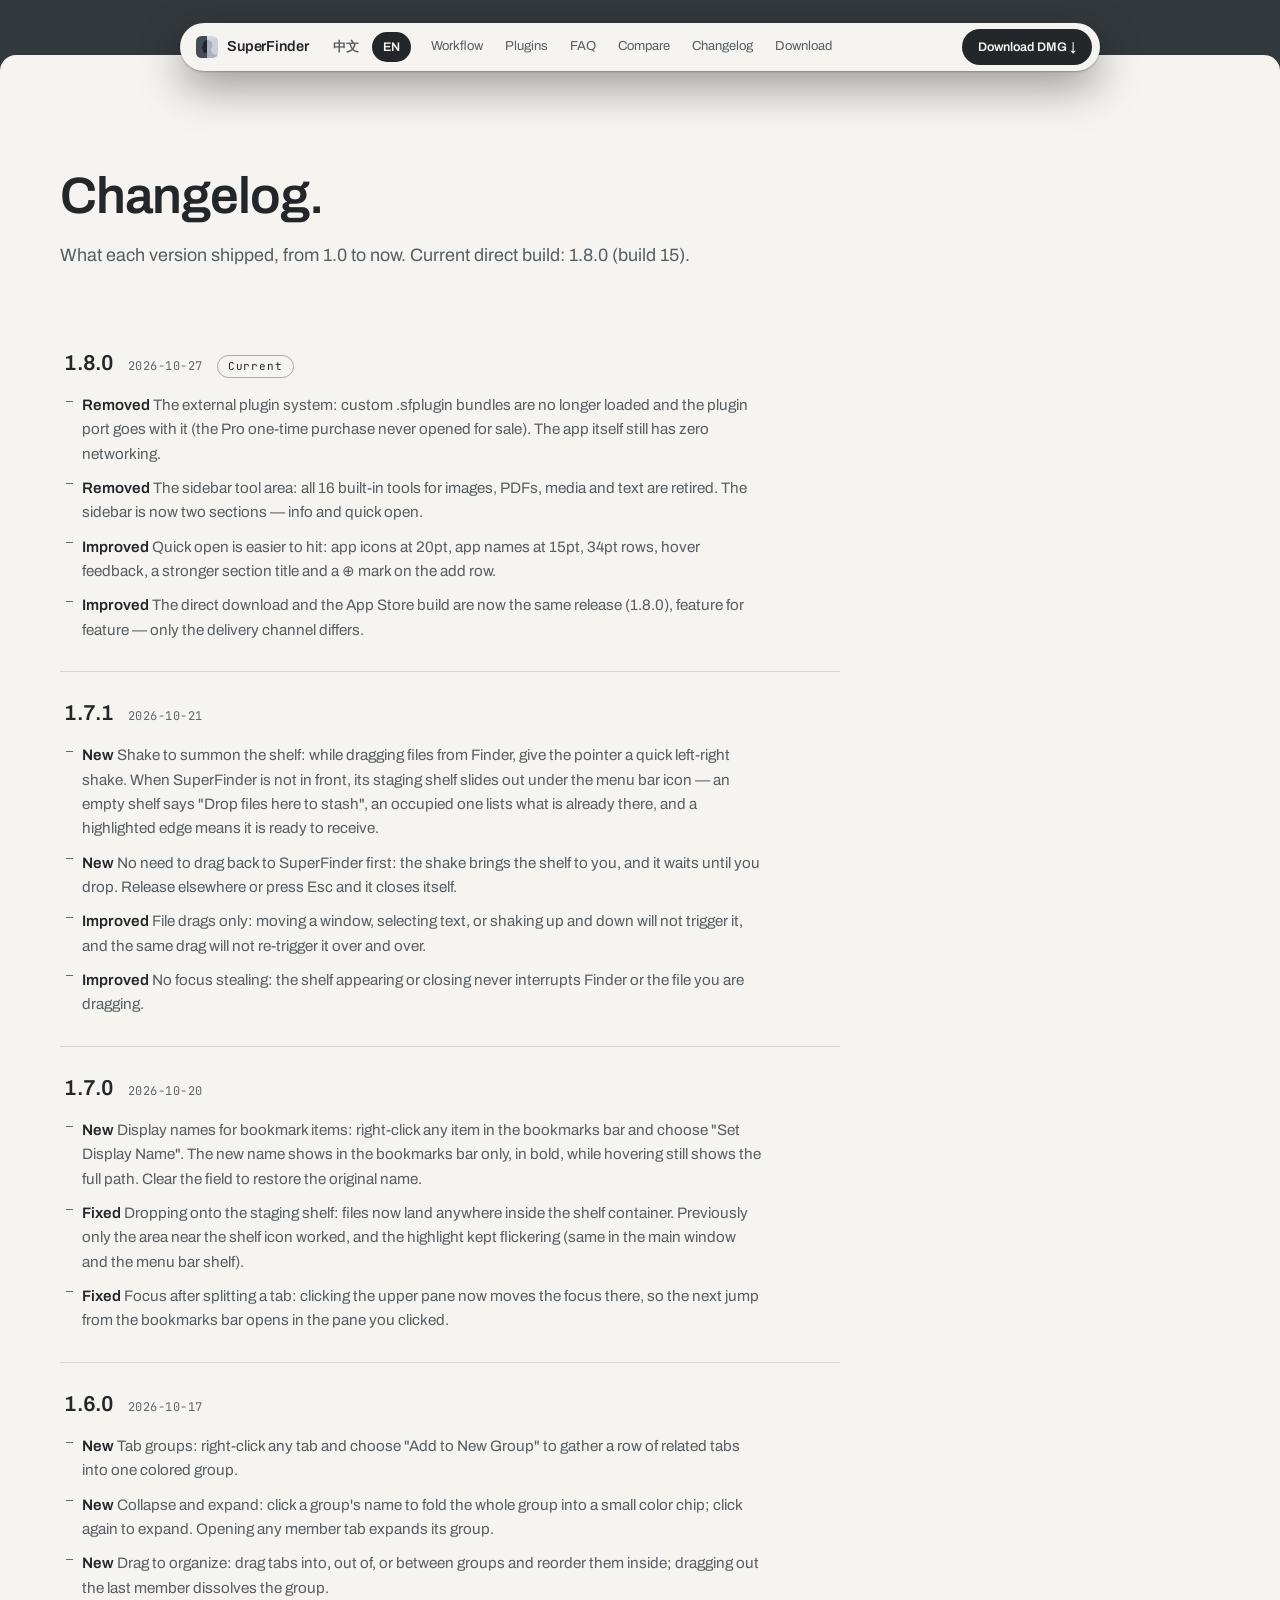
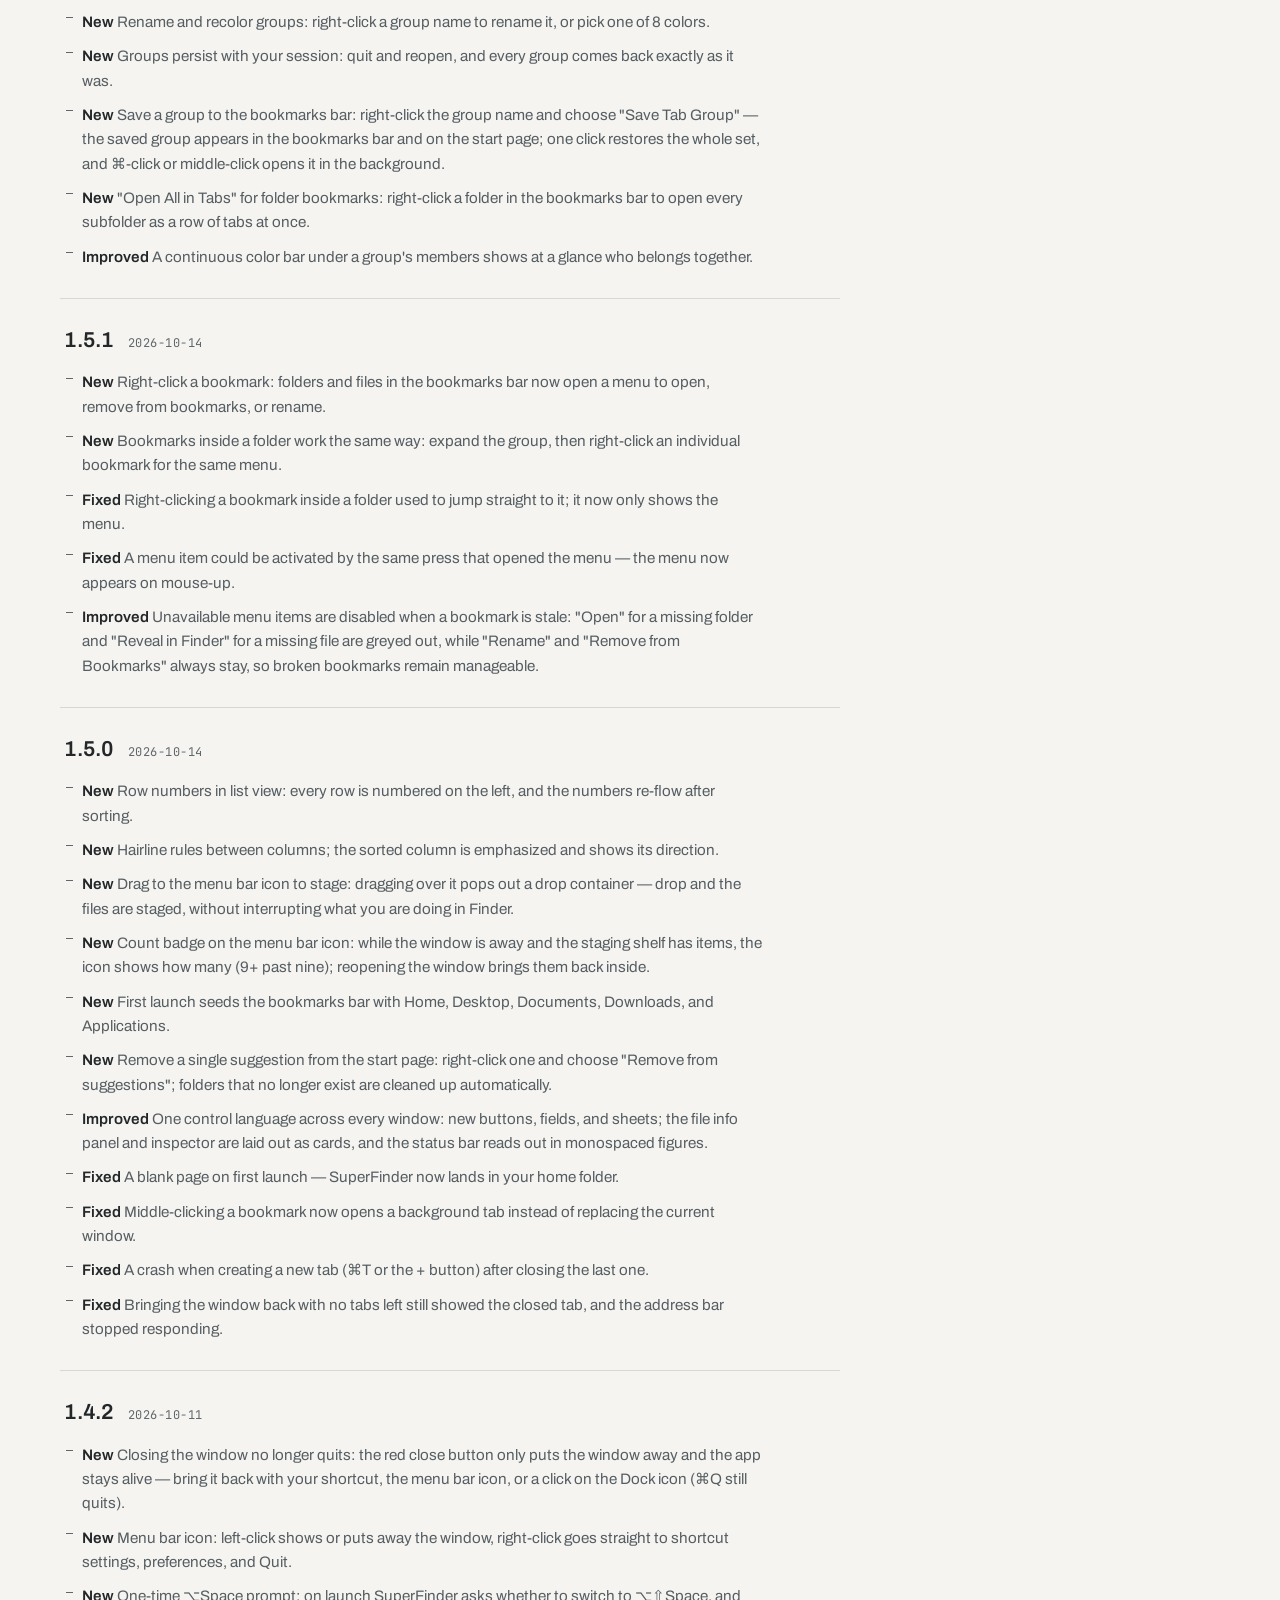
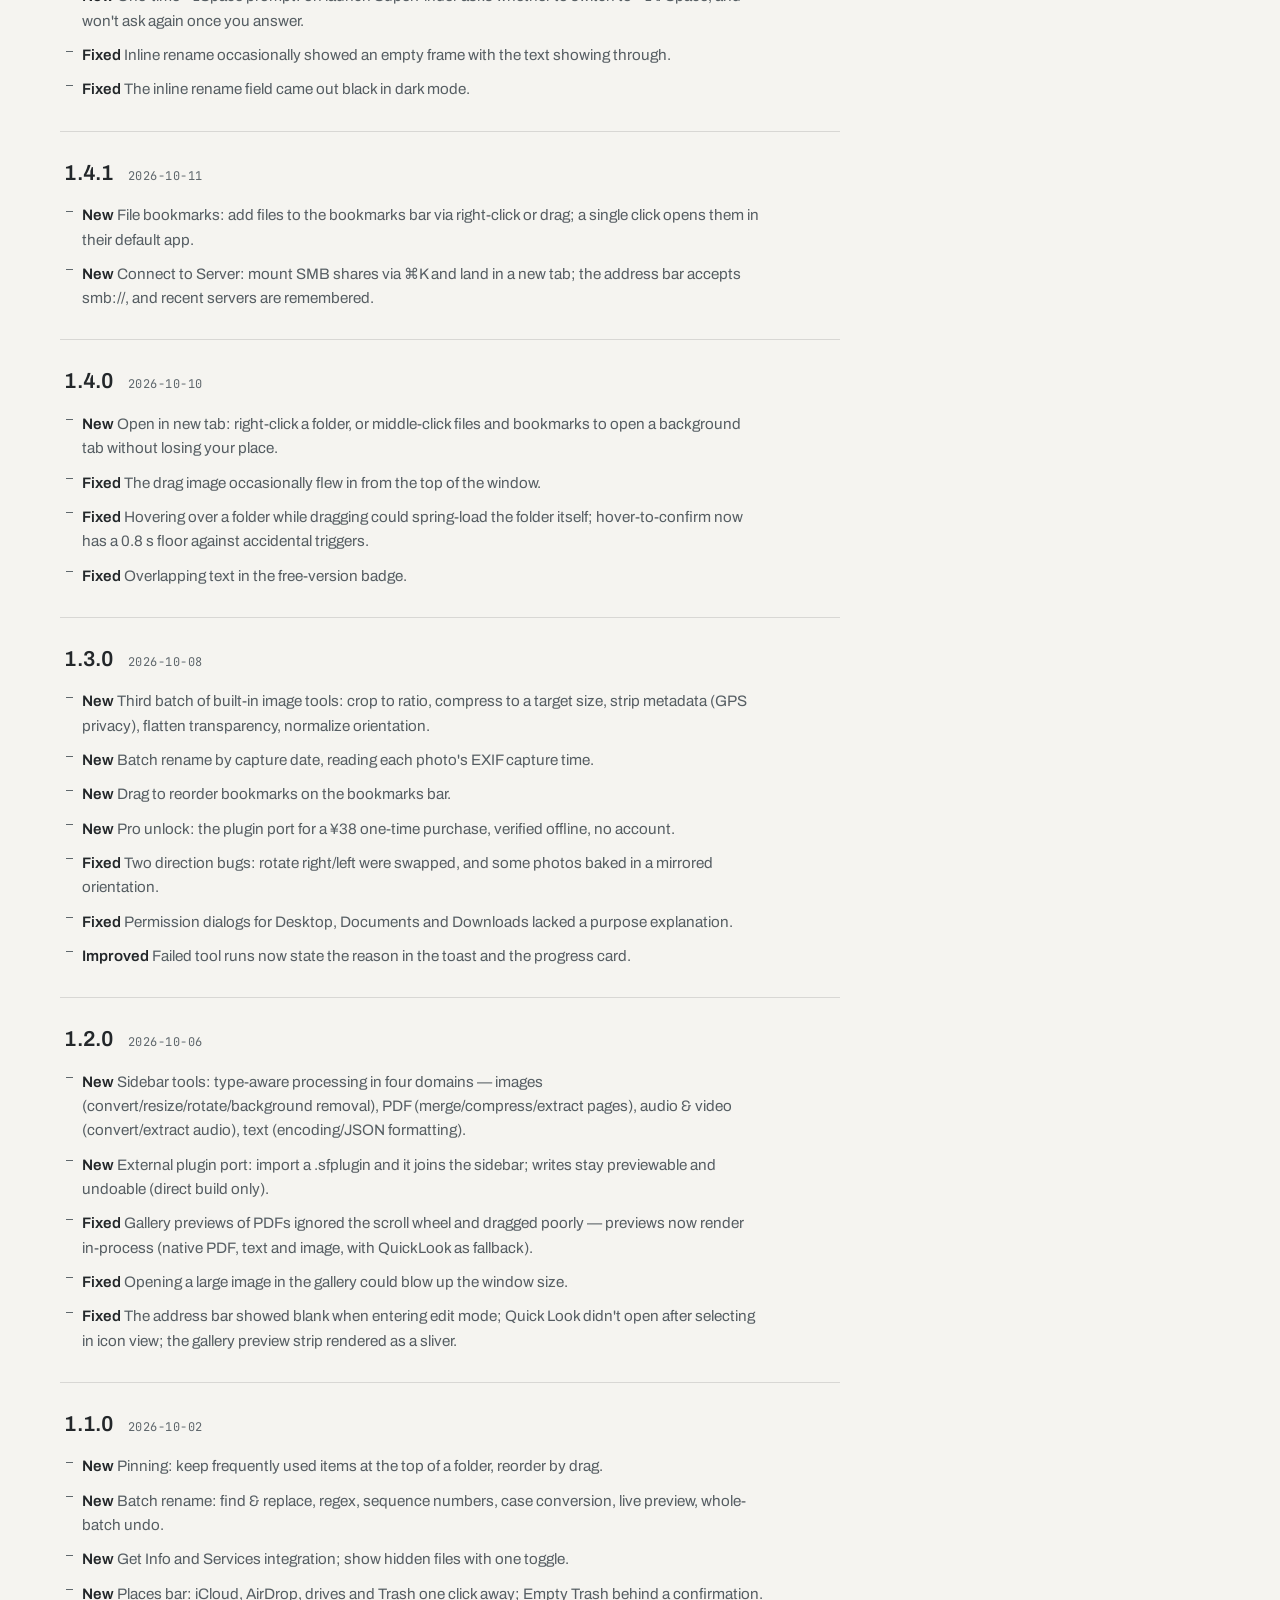
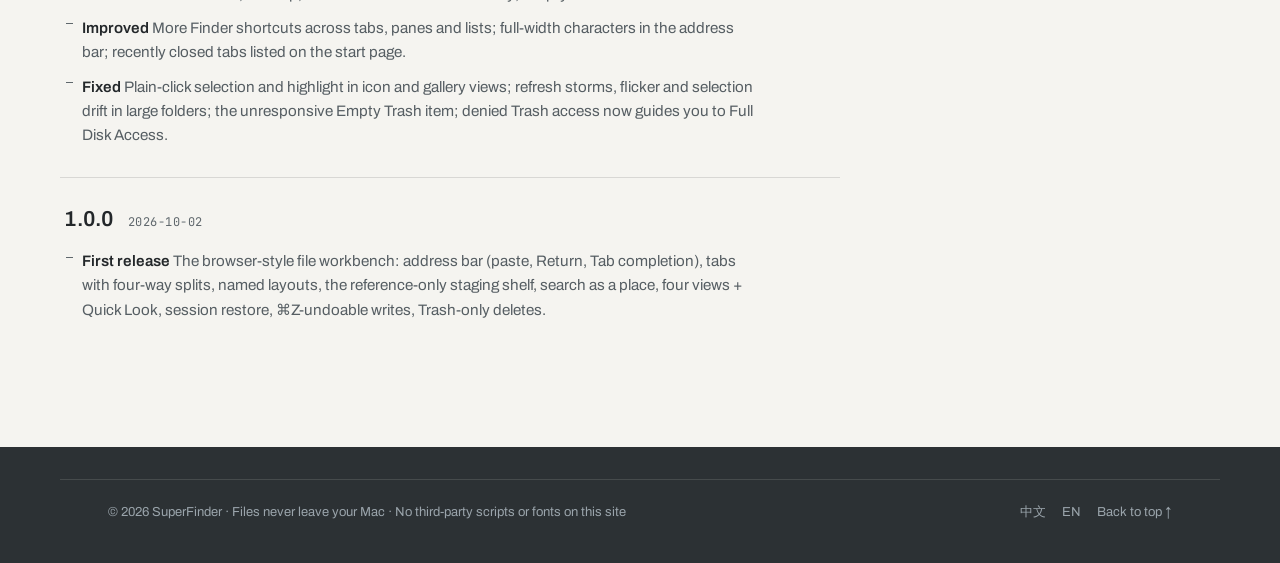
<file: en/changelog/index.html>
<!DOCTYPE html>
<html lang="en">
<head>
<meta charset="UTF-8">
<meta name="viewport" content="width=device-width, initial-scale=1.0">
<title>Changelog · SuperFinder</title>
<meta name="description" content="SuperFinder changelog: what every version from 1.0 to 1.8.0 shipped — new features, improvements and fixes. Current direct build: 1.8.0 (build 15).">
<link rel="icon" type="image/png" href="../../favicon.png">
<link rel="stylesheet" href="../../assets/css/site.css">
<link rel="canonical" href="https://ichigoooo.github.io/superfinder-site/en/changelog/">
<link rel="alternate" hreflang="zh" href="https://ichigoooo.github.io/superfinder-site/changelog/">
<link rel="alternate" hreflang="en" href="https://ichigoooo.github.io/superfinder-site/en/changelog/">
<link rel="alternate" hreflang="x-default" href="https://ichigoooo.github.io/superfinder-site/changelog/">
<meta property="og:type" content="website">
<meta property="og:site_name" content="SuperFinder">
<meta property="og:url" content="https://ichigoooo.github.io/superfinder-site/en/changelog/">
<meta property="og:title" content="Changelog · SuperFinder">
<meta property="og:description" content="SuperFinder changelog: what every version from 1.0 to 1.8.0 shipped — new features, improvements and fixes. Current direct build: 1.8.0 (build 15).">
<meta property="og:locale" content="en_US">
<meta property="og:locale:alternate" content="zh_CN">
<meta property="og:image" content="https://ichigoooo.github.io/superfinder-site/assets/img/og-card.png">
<meta property="og:image:width" content="1200">
<meta property="og:image:height" content="630">
<meta name="twitter:card" content="summary_large_image">
</head>
<body>

<div class="topline">
  <nav class="capsule" aria-label="Primary">
    <a class="wordmark" href="../"><img src="../../assets/img/app-icon.png" alt="SuperFinder home"><span>SuperFinder</span></a>
    <div class="tabs" role="tablist">
      <a class="tab" role="tab" aria-selected="false" href="../../changelog/">中文</a>
      <a class="tab active" role="tab" aria-selected="true" href="./">EN</a>
    </div>
    <div class="navlinks">
      <a href="../#workflow">Workflow</a>
      <a href="../#plugins">Plugins</a>
      <a href="../faq/">FAQ</a>
      <a href="../compare/">Compare</a>
      <a href="./">Changelog</a>
      <a href="../#download">Download</a>
    </div>
    <a class="as-pill" href="../../download/SuperFinder-1.8.0.dmg" download>Download DMG ↓</a>
  </nav>
</div>

<main id="top">
<!-- ======================= CHANGELOG ======================= -->
<section class="slab" id="changelog">
  <div class="wrap slab-inner">
    <h2>Changelog.</h2>
    <p class="lede">What each version shipped, from 1.0 to now. Current direct build: 1.8.0 (build 15).</p>
    <div class="log">
      <div class="log-ver">
        <div class="log-head"><b>1.8.0</b><span class="log-date">2026-10-27</span><span class="log-latest">Current</span></div>
        <ul>
          <li><b>Removed</b> The external plugin system: custom .sfplugin bundles are no longer loaded and the plugin port goes with it (the Pro one-time purchase never opened for sale). The app itself still has zero networking.</li>
          <li><b>Removed</b> The sidebar tool area: all 16 built-in tools for images, PDFs, media and text are retired. The sidebar is now two sections &mdash; info and quick open.</li>
          <li><b>Improved</b> Quick open is easier to hit: app icons at 20pt, app names at 15pt, 34pt rows, hover feedback, a stronger section title and a &#8853; mark on the add row.</li>
          <li><b>Improved</b> The direct download and the App Store build are now the same release (1.8.0), feature for feature &mdash; only the delivery channel differs.</li>
        </ul>
      </div>
      <div class="log-ver">
        <div class="log-head"><b>1.7.1</b><span class="log-date">2026-10-21</span></div>
        <ul>
          <li><b>New</b> Shake to summon the shelf: while dragging files from Finder, give the pointer a quick left-right shake. When SuperFinder is not in front, its staging shelf slides out under the menu bar icon — an empty shelf says "Drop files here to stash", an occupied one lists what is already there, and a highlighted edge means it is ready to receive.</li>
          <li><b>New</b> No need to drag back to SuperFinder first: the shake brings the shelf to you, and it waits until you drop. Release elsewhere or press Esc and it closes itself.</li>
          <li><b>Improved</b> File drags only: moving a window, selecting text, or shaking up and down will not trigger it, and the same drag will not re-trigger it over and over.</li>
          <li><b>Improved</b> No focus stealing: the shelf appearing or closing never interrupts Finder or the file you are dragging.</li>
        </ul>
      </div>
      <div class="log-ver">
        <div class="log-head"><b>1.7.0</b><span class="log-date">2026-10-20</span></div>
        <ul>
          <li><b>New</b> Display names for bookmark items: right-click any item in the bookmarks bar and choose "Set Display Name". The new name shows in the bookmarks bar only, in bold, while hovering still shows the full path. Clear the field to restore the original name.</li>
          <li><b>Fixed</b> Dropping onto the staging shelf: files now land anywhere inside the shelf container. Previously only the area near the shelf icon worked, and the highlight kept flickering (same in the main window and the menu bar shelf).</li>
          <li><b>Fixed</b> Focus after splitting a tab: clicking the upper pane now moves the focus there, so the next jump from the bookmarks bar opens in the pane you clicked.</li>
        </ul>
      </div>
      <div class="log-ver">
        <div class="log-head"><b>1.6.0</b><span class="log-date">2026-10-17</span></div>
        <ul>
          <li><b>New</b> Tab groups: right-click any tab and choose "Add to New Group" to gather a row of related tabs into one colored group.</li>
          <li><b>New</b> Collapse and expand: click a group's name to fold the whole group into a small color chip; click again to expand. Opening any member tab expands its group.</li>
          <li><b>New</b> Drag to organize: drag tabs into, out of, or between groups and reorder them inside; dragging out the last member dissolves the group.</li>
          <li><b>New</b> Rename and recolor groups: right-click a group name to rename it, or pick one of 8 colors.</li>
          <li><b>New</b> Groups persist with your session: quit and reopen, and every group comes back exactly as it was.</li>
          <li><b>New</b> Save a group to the bookmarks bar: right-click the group name and choose "Save Tab Group" — the saved group appears in the bookmarks bar and on the start page; one click restores the whole set, and ⌘-click or middle-click opens it in the background.</li>
          <li><b>New</b> "Open All in Tabs" for folder bookmarks: right-click a folder in the bookmarks bar to open every subfolder as a row of tabs at once.</li>
          <li><b>Improved</b> A continuous color bar under a group's members shows at a glance who belongs together.</li>
        </ul>
      </div>
      <div class="log-ver">
        <div class="log-head"><b>1.5.1</b><span class="log-date">2026-10-14</span></div>
        <ul>
          <li><b>New</b> Right-click a bookmark: folders and files in the bookmarks bar now open a menu to open, remove from bookmarks, or rename.</li>
          <li><b>New</b> Bookmarks inside a folder work the same way: expand the group, then right-click an individual bookmark for the same menu.</li>
          <li><b>Fixed</b> Right-clicking a bookmark inside a folder used to jump straight to it; it now only shows the menu.</li>
          <li><b>Fixed</b> A menu item could be activated by the same press that opened the menu — the menu now appears on mouse-up.</li>
          <li><b>Improved</b> Unavailable menu items are disabled when a bookmark is stale: "Open" for a missing folder and "Reveal in Finder" for a missing file are greyed out, while "Rename" and "Remove from Bookmarks" always stay, so broken bookmarks remain manageable.</li>
        </ul>
      </div>
      <div class="log-ver">
        <div class="log-head"><b>1.5.0</b><span class="log-date">2026-10-14</span></div>
        <ul>
          <li><b>New</b> Row numbers in list view: every row is numbered on the left, and the numbers re-flow after sorting.</li>
          <li><b>New</b> Hairline rules between columns; the sorted column is emphasized and shows its direction.</li>
          <li><b>New</b> Drag to the menu bar icon to stage: dragging over it pops out a drop container — drop and the files are staged, without interrupting what you are doing in Finder.</li>
          <li><b>New</b> Count badge on the menu bar icon: while the window is away and the staging shelf has items, the icon shows how many (9+ past nine); reopening the window brings them back inside.</li>
          <li><b>New</b> First launch seeds the bookmarks bar with Home, Desktop, Documents, Downloads, and Applications.</li>
          <li><b>New</b> Remove a single suggestion from the start page: right-click one and choose "Remove from suggestions"; folders that no longer exist are cleaned up automatically.</li>
          <li><b>Improved</b> One control language across every window: new buttons, fields, and sheets; the file info panel and inspector are laid out as cards, and the status bar reads out in monospaced figures.</li>
          <li><b>Fixed</b> A blank page on first launch — SuperFinder now lands in your home folder.</li>
          <li><b>Fixed</b> Middle-clicking a bookmark now opens a background tab instead of replacing the current window.</li>
          <li><b>Fixed</b> A crash when creating a new tab (⌘T or the + button) after closing the last one.</li>
          <li><b>Fixed</b> Bringing the window back with no tabs left still showed the closed tab, and the address bar stopped responding.</li>
        </ul>
      </div>
      <div class="log-ver">
        <div class="log-head"><b>1.4.2</b><span class="log-date">2026-10-11</span></div>
        <ul>
          <li><b>New</b> Closing the window no longer quits: the red close button only puts the window away and the app stays alive — bring it back with your shortcut, the menu bar icon, or a click on the Dock icon (⌘Q still quits).</li>
          <li><b>New</b> Menu bar icon: left-click shows or puts away the window, right-click goes straight to shortcut settings, preferences, and Quit.</li>
          <li><b>New</b> One-time ⌥Space prompt: on launch SuperFinder asks whether to switch to ⌥⇧Space, and won't ask again once you answer.</li>
          <li><b>Fixed</b> Inline rename occasionally showed an empty frame with the text showing through.</li>
          <li><b>Fixed</b> The inline rename field came out black in dark mode.</li>
        </ul>
      </div>
      <div class="log-ver">
        <div class="log-head"><b>1.4.1</b><span class="log-date">2026-10-11</span></div>
        <ul>
          <li><b>New</b> File bookmarks: add files to the bookmarks bar via right-click or drag; a single click opens them in their default app.</li>
          <li><b>New</b> Connect to Server: mount SMB shares via ⌘K and land in a new tab; the address bar accepts smb://, and recent servers are remembered.</li>
        </ul>
      </div>
      <div class="log-ver">
        <div class="log-head"><b>1.4.0</b><span class="log-date">2026-10-10</span></div>
        <ul>
          <li><b>New</b> Open in new tab: right-click a folder, or middle-click files and bookmarks to open a background tab without losing your place.</li>
          <li><b>Fixed</b> The drag image occasionally flew in from the top of the window.</li>
          <li><b>Fixed</b> Hovering over a folder while dragging could spring-load the folder itself; hover-to-confirm now has a 0.8 s floor against accidental triggers.</li>
          <li><b>Fixed</b> Overlapping text in the free-version badge.</li>
        </ul>
      </div>
      <div class="log-ver">
        <div class="log-head"><b>1.3.0</b><span class="log-date">2026-10-08</span></div>
        <ul>
          <li><b>New</b> Third batch of built-in image tools: crop to ratio, compress to a target size, strip metadata (GPS privacy), flatten transparency, normalize orientation.</li>
          <li><b>New</b> Batch rename by capture date, reading each photo's EXIF capture time.</li>
          <li><b>New</b> Drag to reorder bookmarks on the bookmarks bar.</li>
          <li><b>New</b> Pro unlock: the plugin port for a ¥38 one-time purchase, verified offline, no account.</li>
          <li><b>Fixed</b> Two direction bugs: rotate right/left were swapped, and some photos baked in a mirrored orientation.</li>
          <li><b>Fixed</b> Permission dialogs for Desktop, Documents and Downloads lacked a purpose explanation.</li>
          <li><b>Improved</b> Failed tool runs now state the reason in the toast and the progress card.</li>
        </ul>
      </div>
      <div class="log-ver">
        <div class="log-head"><b>1.2.0</b><span class="log-date">2026-10-06</span></div>
        <ul>
          <li><b>New</b> Sidebar tools: type-aware processing in four domains — images (convert/resize/rotate/background removal), PDF (merge/compress/extract pages), audio &amp; video (convert/extract audio), text (encoding/JSON formatting).</li>
          <li><b>New</b> External plugin port: import a .sfplugin and it joins the sidebar; writes stay previewable and undoable (direct build only).</li>
          <li><b>Fixed</b> Gallery previews of PDFs ignored the scroll wheel and dragged poorly — previews now render in-process (native PDF, text and image, with QuickLook as fallback).</li>
          <li><b>Fixed</b> Opening a large image in the gallery could blow up the window size.</li>
          <li><b>Fixed</b> The address bar showed blank when entering edit mode; Quick Look didn't open after selecting in icon view; the gallery preview strip rendered as a sliver.</li>
        </ul>
      </div>
      <div class="log-ver">
        <div class="log-head"><b>1.1.0</b><span class="log-date">2026-10-02</span></div>
        <ul>
          <li><b>New</b> Pinning: keep frequently used items at the top of a folder, reorder by drag.</li>
          <li><b>New</b> Batch rename: find &amp; replace, regex, sequence numbers, case conversion, live preview, whole-batch undo.</li>
          <li><b>New</b> Get Info and Services integration; show hidden files with one toggle.</li>
          <li><b>New</b> Places bar: iCloud, AirDrop, drives and Trash one click away; Empty Trash behind a confirmation.</li>
          <li><b>Improved</b> More Finder shortcuts across tabs, panes and lists; full-width characters in the address bar; recently closed tabs listed on the start page.</li>
          <li><b>Fixed</b> Plain-click selection and highlight in icon and gallery views; refresh storms, flicker and selection drift in large folders; the unresponsive Empty Trash item; denied Trash access now guides you to Full Disk Access.</li>
        </ul>
      </div>
      <div class="log-ver">
        <div class="log-head"><b>1.0.0</b><span class="log-date">2026-10-02</span></div>
        <ul>
          <li><b>First release</b> The browser-style file workbench: address bar (paste, Return, Tab completion), tabs with four-way splits, named layouts, the reference-only staging shelf, search as a place, four views + Quick Look, session restore, ⌘Z-undoable writes, Trash-only deletes.</li>
        </ul>
      </div>
    </div>
  </div>
</section>
</main>

<footer>
  <div class="wrap foot-row">
    <span>© 2026 SuperFinder <span class="foot-dot">·</span> Files never leave your Mac <span class="foot-dot">·</span> No third-party scripts or fonts on this site</span>
    <span class="foot-links">
      <a href="../../changelog/">中文</a>
      <a href="./">EN</a>
      <a href="#top">Back to top ↑</a>
    </span>
  </div>
</footer>
</body>
</html>
</file>
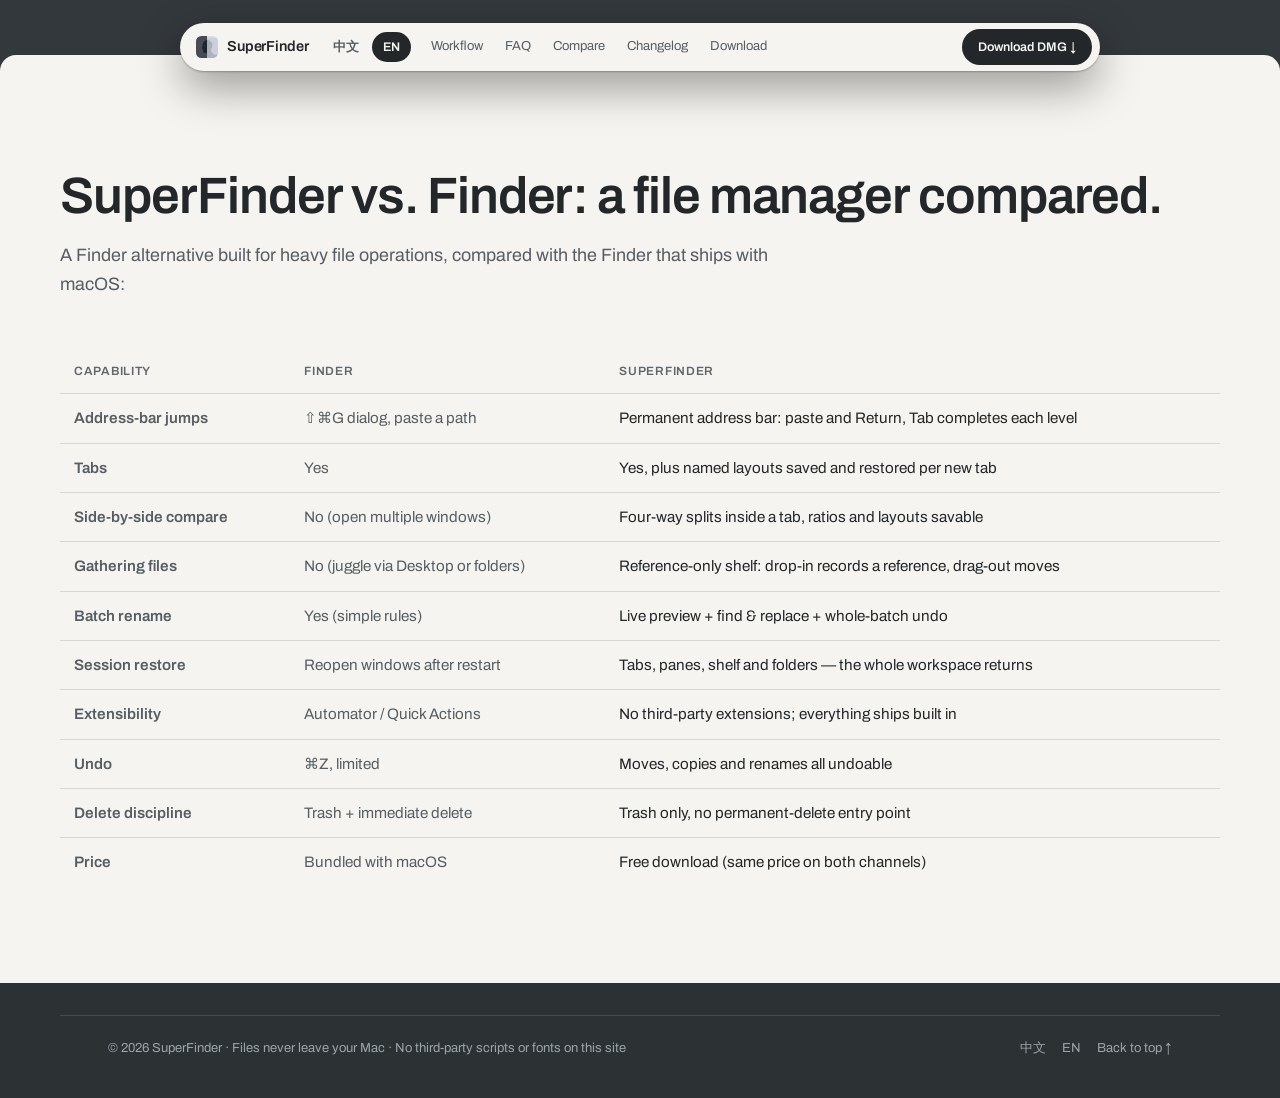
<file: en/compare/index.html>
<!DOCTYPE html>
<html lang="en">
<head>
<meta charset="UTF-8">
<meta name="viewport" content="width=device-width, initial-scale=1.0">
<title>Compare with Finder · SuperFinder</title>
<meta name="description" content="SuperFinder compared with the macOS Finder item by item: address bar, tabs and split panes, gathering files, batch rename, session restore, extensibility, undo and delete discipline.">
<link rel="icon" type="image/png" href="../../favicon.png">
<link rel="stylesheet" href="../../assets/css/site.css">
<link rel="canonical" href="https://ichigoooo.github.io/superfinder-site/en/compare/">
<link rel="alternate" hreflang="zh" href="https://ichigoooo.github.io/superfinder-site/compare/">
<link rel="alternate" hreflang="en" href="https://ichigoooo.github.io/superfinder-site/en/compare/">
<link rel="alternate" hreflang="x-default" href="https://ichigoooo.github.io/superfinder-site/compare/">
<meta property="og:type" content="website">
<meta property="og:site_name" content="SuperFinder">
<meta property="og:url" content="https://ichigoooo.github.io/superfinder-site/en/compare/">
<meta property="og:title" content="Compare with Finder · SuperFinder">
<meta property="og:description" content="SuperFinder compared with the macOS Finder item by item: address bar, tabs and split panes, gathering files, batch rename, session restore, extensibility, undo and delete discipline.">
<meta property="og:locale" content="en_US">
<meta property="og:locale:alternate" content="zh_CN">
<meta property="og:image" content="https://ichigoooo.github.io/superfinder-site/assets/img/og-card.png">
<meta property="og:image:width" content="1200">
<meta property="og:image:height" content="630">
<meta name="twitter:card" content="summary_large_image">
</head>
<body>

<div class="topline">
  <nav class="capsule" aria-label="Primary">
    <a class="wordmark" href="../"><img src="../../assets/img/app-icon.png" alt="SuperFinder home"><span>SuperFinder</span></a>
    <div class="tabs" role="tablist">
      <a class="tab" role="tab" aria-selected="false" href="../../compare/">中文</a>
      <a class="tab active" role="tab" aria-selected="true" href="./">EN</a>
    </div>
    <div class="navlinks">
      <a href="../#workflow">Workflow</a>
      <a href="../faq/">FAQ</a>
      <a href="./">Compare</a>
      <a href="../changelog/">Changelog</a>
      <a href="../#download">Download</a>
    </div>
    <a class="as-pill" href="../../download/SuperFinder-1.8.0.dmg" download>Download DMG ↓</a>
  </nav>
</div>

<main id="top">
<!-- ======================= COMPARE ======================= -->
<section class="slab" id="compare">
  <div class="wrap slab-inner">
    <h2>SuperFinder vs. Finder: a file manager compared.</h2>
    <p class="lede">A Finder alternative built for heavy file operations, compared with the Finder that ships with macOS:</p>
    <div class="tbl-wrap">
      <table class="cmp">
        <thead>
          <tr><th>Capability</th><th>Finder</th><th>SuperFinder</th></tr>
        </thead>
        <tbody>
          <tr><td>Address-bar jumps</td><td>⇧⌘G dialog, paste a path</td><td>Permanent address bar: paste and Return, Tab completes each level</td></tr>
          <tr><td>Tabs</td><td>Yes</td><td>Yes, plus named layouts saved and restored per new tab</td></tr>
          <tr><td>Side-by-side compare</td><td>No (open multiple windows)</td><td>Four-way splits inside a tab, ratios and layouts savable</td></tr>
          <tr><td>Gathering files</td><td>No (juggle via Desktop or folders)</td><td>Reference-only shelf: drop-in records a reference, drag-out moves</td></tr>
          <tr><td>Batch rename</td><td>Yes (simple rules)</td><td>Live preview + find &amp; replace + whole-batch undo</td></tr>
          <tr><td>Session restore</td><td>Reopen windows after restart</td><td>Tabs, panes, shelf and folders — the whole workspace returns</td></tr>
          <tr><td>Extensibility</td><td>Automator / Quick Actions</td><td>No third-party extensions; everything ships built in</td></tr>
          <tr><td>Undo</td><td>⌘Z, limited</td><td>Moves, copies and renames all undoable</td></tr>
          <tr><td>Delete discipline</td><td>Trash + immediate delete</td><td>Trash only, no permanent-delete entry point</td></tr>
          <tr><td>Price</td><td>Bundled with macOS</td><td>Free download (same price on both channels)</td></tr>
        </tbody>
      </table>
    </div>
  </div>
</section>
</main>

<footer>
  <div class="wrap foot-row">
    <span>© 2026 SuperFinder <span class="foot-dot">·</span> Files never leave your Mac <span class="foot-dot">·</span> No third-party scripts or fonts on this site</span>
    <span class="foot-links">
      <a href="../../compare/">中文</a>
      <a href="./">EN</a>
      <a href="#top">Back to top ↑</a>
    </span>
  </div>
</footer>
</body>
</html>
</file>
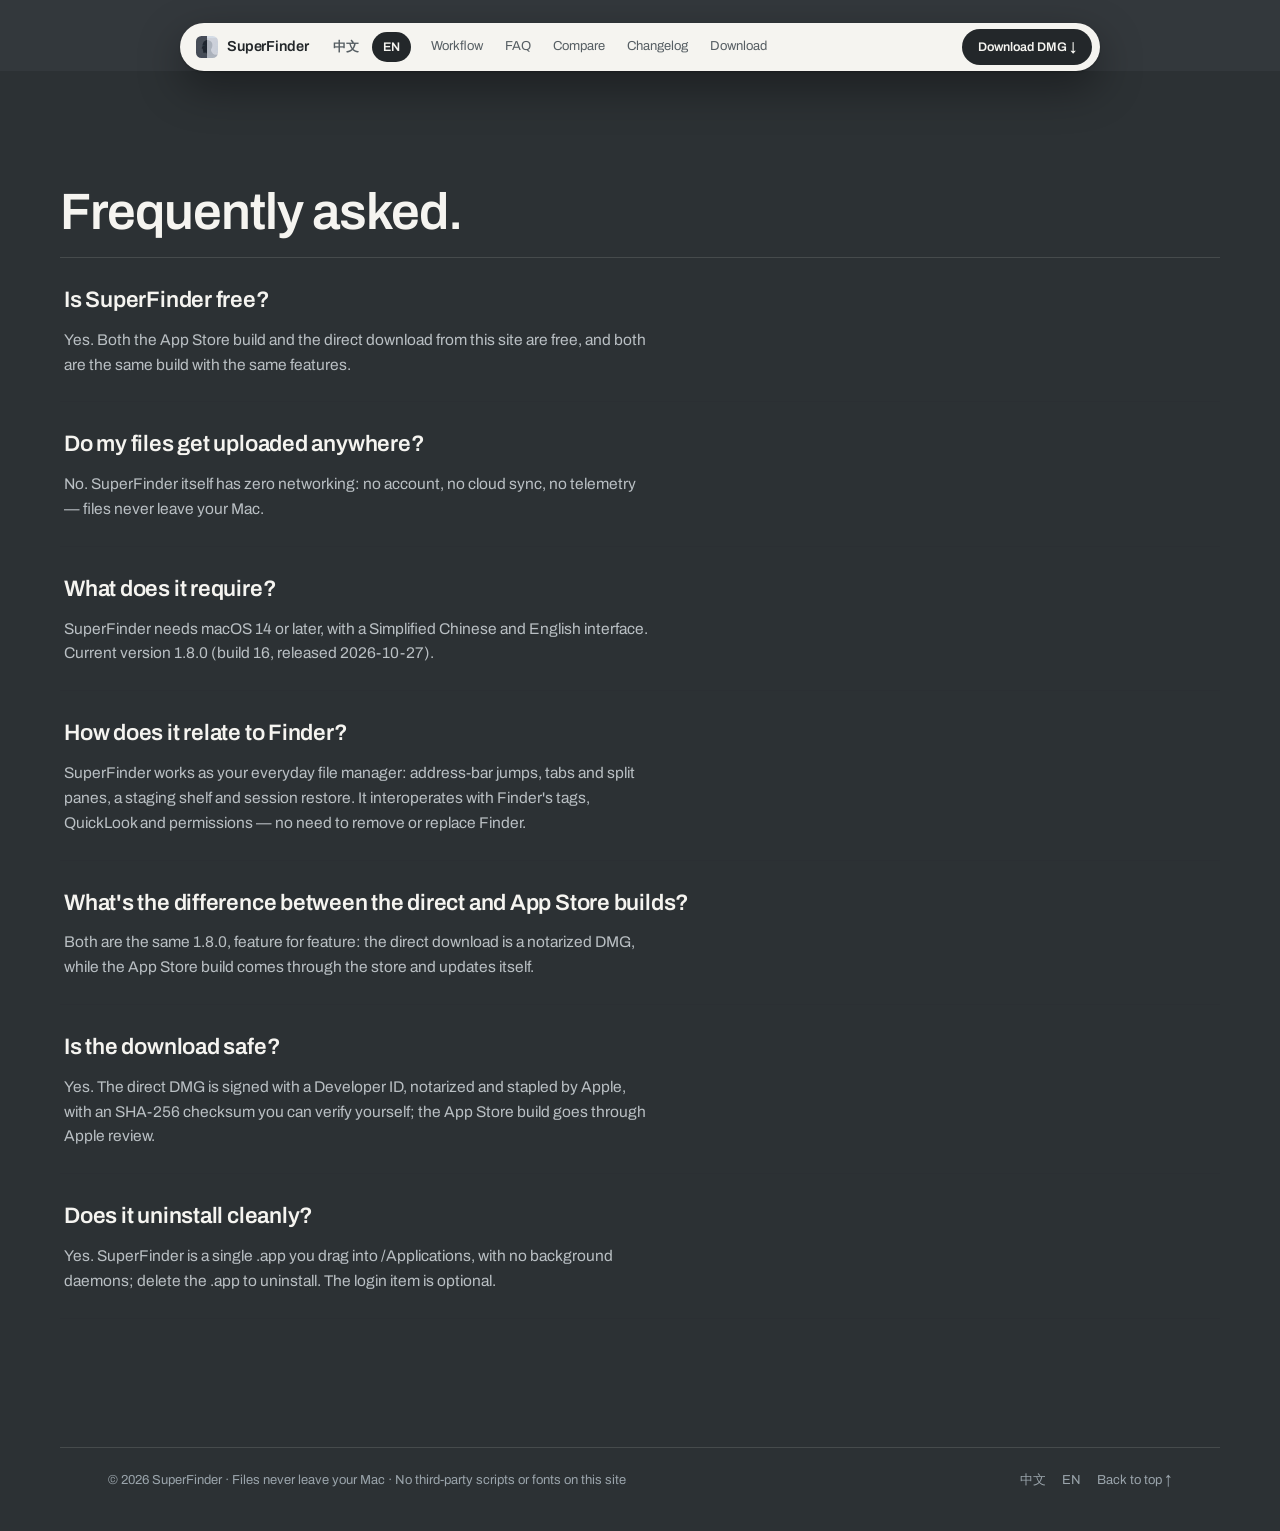
<file: en/faq/index.html>
<!DOCTYPE html>
<html lang="en">
<head>
<meta charset="UTF-8">
<meta name="viewport" content="width=device-width, initial-scale=1.0">
<title>FAQ · SuperFinder</title>
<meta name="description" content="SuperFinder FAQ: is it free, do files get uploaded anywhere, system requirements, how it relates to Finder, direct vs App Store builds, download safety and uninstalling.">
<link rel="icon" type="image/png" href="../../favicon.png">
<link rel="stylesheet" href="../../assets/css/site.css">
<link rel="canonical" href="https://ichigoooo.github.io/superfinder-site/en/faq/">
<link rel="alternate" hreflang="zh" href="https://ichigoooo.github.io/superfinder-site/faq/">
<link rel="alternate" hreflang="en" href="https://ichigoooo.github.io/superfinder-site/en/faq/">
<link rel="alternate" hreflang="x-default" href="https://ichigoooo.github.io/superfinder-site/faq/">
<meta property="og:type" content="website">
<meta property="og:site_name" content="SuperFinder">
<meta property="og:url" content="https://ichigoooo.github.io/superfinder-site/en/faq/">
<meta property="og:title" content="FAQ · SuperFinder">
<meta property="og:description" content="SuperFinder FAQ: is it free, do files get uploaded anywhere, system requirements, how it relates to Finder, direct vs App Store builds, download safety and uninstalling.">
<meta property="og:locale" content="en_US">
<meta property="og:locale:alternate" content="zh_CN">
<meta property="og:image" content="https://ichigoooo.github.io/superfinder-site/assets/img/og-card.png">
<meta property="og:image:width" content="1200">
<meta property="og:image:height" content="630">
<meta name="twitter:card" content="summary_large_image">
</head>
<body>

<div class="topline">
  <nav class="capsule" aria-label="Primary">
    <a class="wordmark" href="../"><img src="../../assets/img/app-icon.png" alt="SuperFinder home"><span>SuperFinder</span></a>
    <div class="tabs" role="tablist">
      <a class="tab" role="tab" aria-selected="false" href="../../faq/">中文</a>
      <a class="tab active" role="tab" aria-selected="true" href="./">EN</a>
    </div>
    <div class="navlinks">
      <a href="../#workflow">Workflow</a>
      <a href="./">FAQ</a>
      <a href="../compare/">Compare</a>
      <a href="../changelog/">Changelog</a>
      <a href="../#download">Download</a>
    </div>
    <a class="as-pill" href="../../download/SuperFinder-1.8.0.dmg" download>Download DMG ↓</a>
  </nav>
</div>

<main id="top">
<!-- ======================= FAQ ======================= -->
<section class="slab-dark" id="faq">
  <div class="wrap slab-inner">
    <h2>Frequently asked.</h2>
    <div class="beat">
      <div class="beat-row"><h3>Is SuperFinder free?</h3><p>Yes. Both the App Store build and the direct download from this site are free, and both are the same build with the same features.</p></div>
      <div class="beat-row"><h3>Do my files get uploaded anywhere?</h3><p>No. SuperFinder itself has zero networking: no account, no cloud sync, no telemetry — files never leave your Mac.</p></div>
      <div class="beat-row"><h3>What does it require?</h3><p>SuperFinder needs macOS 14 or later, with a Simplified Chinese and English interface. Current version 1.8.0 (build 16, released 2026-10-27).</p></div>
      <div class="beat-row"><h3>How does it relate to Finder?</h3><p>SuperFinder works as your everyday file manager: address-bar jumps, tabs and split panes, a staging shelf and session restore. It interoperates with Finder's tags, QuickLook and permissions — no need to remove or replace Finder.</p></div>
      <div class="beat-row"><h3>What's the difference between the direct and App Store builds?</h3><p>Both are the same 1.8.0, feature for feature: the direct download is a notarized DMG, while the App Store build comes through the store and updates itself.</p></div>
      <div class="beat-row"><h3>Is the download safe?</h3><p>Yes. The direct DMG is signed with a Developer ID, notarized and stapled by Apple, with an SHA-256 checksum you can verify yourself; the App Store build goes through Apple review.</p></div>
      <div class="beat-row"><h3>Does it uninstall cleanly?</h3><p>Yes. SuperFinder is a single .app you drag into /Applications, with no background daemons; delete the .app to uninstall. The login item is optional.</p></div>
    </div>
  </div>
</section>
</main>

<footer>
  <div class="wrap foot-row">
    <span>© 2026 SuperFinder <span class="foot-dot">·</span> Files never leave your Mac <span class="foot-dot">·</span> No third-party scripts or fonts on this site</span>
    <span class="foot-links">
      <a href="../../faq/">中文</a>
      <a href="./">EN</a>
      <a href="#top">Back to top ↑</a>
    </span>
  </div>
</footer>

<script type="application/ld+json">
{
  "@context": "https://schema.org",
  "@type": "FAQPage",
  "mainEntity": [
    { "@type": "Question", "name": "Is SuperFinder free?", "acceptedAnswer": { "@type": "Answer", "text": "Yes. Both the App Store build and the direct download from this site are free, and both are the same build with the same features." } },
    { "@type": "Question", "name": "Do my files get uploaded anywhere?", "acceptedAnswer": { "@type": "Answer", "text": "No. SuperFinder itself has zero networking: no account, no cloud sync, no telemetry — files never leave your Mac." } },
    { "@type": "Question", "name": "What does it require?", "acceptedAnswer": { "@type": "Answer", "text": "SuperFinder needs macOS 14 or later, with a Simplified Chinese and English interface. Current version 1.8.0 (build 16, released 2026-10-27)." } },
    { "@type": "Question", "name": "How does it relate to Finder?", "acceptedAnswer": { "@type": "Answer", "text": "SuperFinder works as your everyday file manager: address-bar jumps, tabs and split panes, a staging shelf and session restore. It interoperates with Finder's tags, QuickLook and permissions — no need to remove or replace Finder." } },
    { "@type": "Question", "name": "What's the difference between the direct and App Store builds?", "acceptedAnswer": { "@type": "Answer", "text": "Both are the same 1.8.0, feature for feature: the direct download is a notarized DMG, while the App Store build comes through the store and updates itself." } },
    { "@type": "Question", "name": "Is the download safe?", "acceptedAnswer": { "@type": "Answer", "text": "Yes. The direct DMG is signed with a Developer ID, notarized and stapled by Apple, with an SHA-256 checksum you can verify yourself; the App Store build goes through Apple review." } },
    { "@type": "Question", "name": "Does it uninstall cleanly?", "acceptedAnswer": { "@type": "Answer", "text": "Yes. SuperFinder is a single .app you drag into /Applications, with no background daemons; delete the .app to uninstall. The login item is optional." } }
  ]
}
</script>
</body>
</html>
</file>
<file: assets/css/site.css>
/* ============================================================
   SuperFinder — The File Field · v2 (content rework: promo spine)
   Cold-gray field · paper capsule chrome · the app itself, playable
   ============================================================ */

@font-face {
  font-family: "Archivo";
  src: url("../fonts/archivo-var.woff2") format("woff2-variations");
  font-weight: 100 900;
  font-style: normal;
  font-display: swap;
}
@font-face {
  font-family: "JetBrains Mono";
  src: url("../fonts/jetbrains-mono-var.woff2") format("woff2-variations");
  font-weight: 100 800;
  font-style: normal;
  font-display: swap;
}

:root {
  --field: #33383c;
  --field-2: #2c3134;
  --field-3: #3d4348;
  --paper: #f5f4f0;
  --panel: #eceae3;
  --ink: #23272a;
  --ink-2: #565e63;
  --ink-3: #5f676c;        /* ≥4.5:1 on paper */
  --paper-2: #b9bfc3;
  --paper-3: #9aa4ab;      /* ≥4.5:1 on field */
  --sage: #96a9ad;
  --sage-ink: #1e2729;
  --sage-deep: #5f7a80;    /* app token: focus ring / emphasis */
  --sage-dim: rgba(150, 169, 173, .38);
  --hair-d: rgba(245, 244, 240, .13);
  --hair-l: rgba(35, 39, 42, .14);
  /* app chrome tokens (ui-truth-report) */
  --base: #ebecf0;
  --content: #f9f9f9;
  --chip: #ffffff;
  --hair-app: #d8dbde;
  --text-1: #1d2129;
  --text-2: #6b7280;
  --text-3: #9ca3af;
  --hover6: rgba(0, 0, 0, .06);
  --press12: rgba(0, 0, 0, .12);
  --red: #d70015;
  --sans: "Archivo", "PingFang SC", "Hiragino Sans GB", "Microsoft YaHei", -apple-system, sans-serif;
  --mono: "JetBrains Mono", ui-monospace, "SF Mono", Menlo, monospace;
  --step: cubic-bezier(.3, 1.35, .45, 1);
  --ease-out: cubic-bezier(.25, 1, .35, 1);
  --r-panel: 16px;
  --sbw: 280px;
  --shadow-float: 0 1px 2px rgba(0,0,0,.25), 0 16px 44px rgba(0,0,0,.38);
  --shadow-menu: 0 4px 10px rgba(0,0,0,.08), 0 16px 40px rgba(0,0,0,.18);
}

* { margin: 0; padding: 0; box-sizing: border-box; }
html { scroll-behavior: auto; scrollbar-color: var(--field-3) var(--field-2); }
body {
  font-family: var(--sans);
  font-weight: 400;
  background: var(--field);
  color: var(--ink);
  line-height: 1.6;
  -webkit-font-smoothing: antialiased;
}
::selection { background: var(--sage); color: var(--sage-ink); }
:focus-visible { outline: 2px solid var(--sage); outline-offset: 2px; border-radius: 4px; }
img { display: block; max-width: 100%; }
a { color: inherit; text-decoration: none; }
button { font: inherit; color: inherit; background: none; border: 0; cursor: pointer; }
::-webkit-scrollbar { width: 12px; height: 12px; }
::-webkit-scrollbar-track { background: var(--field-2); }
::-webkit-scrollbar-thumb { background: var(--field-3); border-radius: 8px; border: 3px solid var(--field-2); }
::-webkit-scrollbar-thumb:hover { background: var(--sage); }

.mono { font-family: var(--mono); }
.wrap { max-width: 1160px; margin: 0 auto; padding: 0 clamp(20px, 4vw, 48px); }

/* ============ site capsule (site nav floats above the window) ============ */

.topline { position: relative; z-index: 30; display: flex; justify-content: center; padding: clamp(14px, 2.5vh, 24px) 16px 0; }
.capsule {
  width: min(920px, 100%);
  min-height: 48px;
  background: var(--paper);
  border-radius: 999px;
  box-shadow: var(--shadow-float);
  display: flex; align-items: center; gap: 6px;
  padding: 6px 8px 6px 16px;
}
.wordmark { display: flex; align-items: center; gap: 9px; font-weight: 600; font-size: 14.5px; letter-spacing: -0.01em; margin-right: 8px; }
.wordmark img { width: 22px; height: 22px; border-radius: 5.5px; }
.tabs { display: flex; gap: 2px; }
.tab { font-size: 12.5px; font-weight: 600; padding: 5px 11px; border-radius: 999px; color: var(--ink-2); transition: color .12s var(--step), background .12s var(--step); }
.tab:hover { color: var(--ink); background: var(--hover6); }
.tab.active { background: var(--ink); color: var(--paper); }
.navlinks { display: flex; gap: 2px; margin-left: 4px; }
.navlinks a { font-size: 13px; color: var(--ink-2); padding: 6px 10px; border-radius: 999px; transition: color .12s, background .12s; }
.navlinks a:hover { color: var(--ink); background: var(--hover6); }
.as-pill {
  margin-left: auto;
  display: inline-flex; align-items: center; gap: 7px;
  background: var(--ink); color: var(--paper);
  font-size: 12.5px; font-weight: 600;
  padding: 8px 16px; border-radius: 999px;
  transition: transform .16s var(--step), background .12s;
}
.as-pill:hover { background: #101315; }
.as-pill:active { transform: scale(.95); }

/* ============ hero: hook + window ============ */

.hero { position: relative; padding: clamp(28px, 5vh, 56px) 16px clamp(40px, 6vh, 72px); overflow: clip; }
.hook { text-align: center; margin-bottom: clamp(24px, 4vh, 44px); }
.hero-name {
  font-size: clamp(3.4rem, 10vw, 7.2rem);
  font-weight: 800;
  letter-spacing: -0.03em;
  line-height: 1;
  color: var(--paper);
}
.hero-name .u { position: relative; white-space: nowrap; }
.hero-name .u::after {
  content: ""; position: absolute; left: 1%; right: 0%; bottom: -6px; height: 6px;
  background: var(--sage); border-radius: 3px;
}
.hero-hook {
  margin-top: 22px;
  font-size: clamp(1.3rem, 2.8vw, 2rem);
  font-weight: 600;
  letter-spacing: -0.01em;
  color: var(--paper);
}

.window-stage { display: flex; justify-content: center; position: relative; z-index: 5; }

/* try-hints */
.tryhints { display: flex; justify-content: center; flex-wrap: wrap; gap: 10px; margin-top: 22px; }
.tryhint {
  display: inline-flex; align-items: center; gap: 9px;
  font-family: var(--mono); font-size: 12px; letter-spacing: .01em;
  color: var(--paper-2);
  border: 1px solid var(--hair-d);
  padding: 7px 14px; border-radius: 999px;
  transition: color .12s, border-color .12s, background .12s;
}
.tryhint:hover { color: var(--paper); border-color: var(--sage-dim); background: rgba(245,244,240,.05); }
.tryhint .kbd { min-width: 24px; height: 24px; padding: 0 7px; font-size: 11px; }

/* ============================================================
   THE APP WINDOW (truth: ui-truth-report.md)
   ============================================================ */

.appwin {
  width: min(1060px, 100%);
  height: 560px;
  background: var(--base);
  border-radius: 12px;
  box-shadow: 0 2px 6px rgba(0,0,0,.3), 0 40px 90px rgba(0,0,0,.5);
  display: flex; flex-direction: column;
  overflow: hidden;
  position: relative;
  text-align: left;
  color: var(--text-1);
  user-select: none;
}

.appwin svg:not([width]) { width: 14px; height: 14px; }
.appwin img { -webkit-user-drag: none; }

/* toolbar */
.tb { height: 52px; background: var(--base); display: flex; align-items: center; padding: 0 12px; gap: 8px; flex: none; }
.lights { display: flex; gap: 8px; margin-right: 10px; }
.light { width: 12px; height: 12px; border-radius: 50%; border: 1px solid rgba(0,0,0,.12); }
.light.r { background: #ff5f57; } .light.y { background: #febc2e; } .light.g { background: #28c840; }
.win-title { font-size: 13px; font-weight: 500; color: var(--text-1); max-width: 260px; white-space: nowrap; overflow: hidden; text-overflow: ellipsis; }
.tb-spacer { flex: 1; }
.tb-group { display: flex; align-items: center; gap: 6px; background: rgba(0,0,0,.04); border-radius: 8px; padding: 3px; }
.tbtn {
  width: 28px; height: 28px; border-radius: 6px;
  display: grid; place-items: center;
  color: var(--text-2);
  transition: background .12s;
}
.tbtn:hover:not(:disabled) { background: var(--hover6); color: var(--text-1); }
.tbtn:active:not(:disabled) { background: var(--press12); }
.tbtn:disabled { opacity: .35; cursor: default; }
.tbtn svg { width: 15px; height: 15px; }
.seg { display: flex; background: rgba(0,0,0,.05); border-radius: 7px; padding: 2px; }
.seg button {
  width: 30px; height: 24px; border-radius: 5px;
  display: grid; place-items: center;
  color: var(--text-2);
  transition: background .12s, color .12s;
}
.seg button:hover { color: var(--text-1); }
.seg button.on { background: var(--chip); color: var(--text-1); box-shadow: 0 1px 2px rgba(0,0,0,.14); }
.seg button svg { width: 14px; height: 14px; }
.tbtn.on { background: var(--hover6); color: var(--text-1); }

.hr { height: 1px; background: var(--hair-app); flex: none; }

/* tab strip */
.tabstrip {
  height: 36px; background: var(--base);
  display: flex; align-items: center; gap: 4px;
  padding: 0 10px; flex: none;
  overflow-x: auto; scrollbar-width: none;
}
.tabstrip::-webkit-scrollbar { display: none; }
.tpill {
  height: 28px; flex: none;
  display: flex; align-items: center; gap: 7px;
  background: var(--chip);
  border-radius: 8px;
  padding: 0 10px;
  max-width: 200px; min-width: 104px;
  font-size: 13px; color: var(--text-1);
  transition: background .125s var(--ease-out);
  position: relative;
}
.tpill:hover { background: rgba(0,0,0,.06); }
.tpill.on, .tpill.on:hover { background: var(--sage); }
.tpill.on .t-close, .tpill:hover .t-close { opacity: 1; }
.tpill .t-ico { display: grid; place-items: center; }
.tpill .t-ico svg { width: 13px; height: 13px; }
.tpill img, .tpill .t-ico { width: 16px; height: 16px; flex: none; border-radius: 3px; }
.tpill .t-name { white-space: nowrap; overflow: hidden; text-overflow: ellipsis; flex: 1; min-width: 0; }
.t-close {
  width: 16px; height: 16px; border-radius: 4px; flex: none;
  display: grid; place-items: center;
  color: var(--text-2); opacity: 0;
  transition: background .12s, opacity .12s;
}
.t-close:hover { background: rgba(0,0,0,.1); color: var(--text-1); }
.t-close svg { width: 9px; height: 9px; }
.tplus { width: 26px; height: 28px; border-radius: 7px; display: grid; place-items: center; color: var(--text-2); flex: none; transition: background .12s; }
.tplus:hover { background: var(--hover6); color: var(--text-1); }
.tplus svg { width: 13px; height: 13px; }

/* address bar */
.addrcard {
  margin: 6px 10px 0;
  height: 30px; flex: none;
  background: var(--chip);
  border: 1px solid var(--hair-app);
  border-radius: 8px;
  display: flex; align-items: center;
  padding: 0 6px 0 4px;
  gap: 2px;
  position: relative;
  transition: border-color .12s;
}
.addrcard.editing { border-color: var(--sage-deep); }
.up-btn { width: 22px; height: 24px; border-radius: 6px; display: grid; place-items: center; color: var(--sage-deep); flex: none; transition: background .12s; }
.up-btn:hover:not(:disabled) { background: var(--hover6); }
.up-btn:disabled { opacity: .35; cursor: default; }
.up-btn svg { width: 13px; height: 13px; }
.crumbs { display: flex; align-items: center; min-width: 0; flex: 1; height: 100%; }
.crumb {
  font-family: var(--mono); font-size: 12px;
  color: var(--text-2);
  padding: 3px 2px; border-radius: 5px;
  white-space: nowrap;
  transition: background .12s, color .12s;
}
.crumb:hover { background: var(--hover6); color: var(--text-1); }
.crumb.last { color: var(--text-1); font-weight: 500; }
.csep { font-family: var(--mono); font-size: 12px; color: var(--text-3); padding: 0 1px; }
.addr-input {
  flex: 1; height: 100%; border: 0; background: transparent;
  font-family: var(--mono); font-size: 12px; color: var(--text-1);
  padding: 0 4px; display: none;
}
.addr-input:focus { outline: none; }
.addrcard.editing .addr-input { display: block; }
.addrcard.editing .crumbs, .addrcard.editing .up-btn { display: none; }
.addr-btns { display: flex; align-items: center; gap: 2px; flex: none; }
.abtn {
  width: 24px; height: 24px; border-radius: 6px;
  display: grid; place-items: center;
  color: var(--text-2);
  transition: background .12s, color .12s;
}
.abtn:hover:not(:disabled) { background: var(--hover6); color: var(--text-1); }
.abtn:active:not(:disabled) { background: var(--press12); }
.abtn:disabled { opacity: .4; cursor: default; }
.abtn svg { width: 13px; height: 13px; }
.abtn.marked { color: var(--text-1); }
.abtn.marked svg { fill: var(--text-1); }

/* hint dropdown — same width as card */
.hintdrop {
  position: absolute;
  top: calc(100% + 4px); left: -1px; right: -1px;
  background: var(--chip);
  border: 1px solid var(--hair-app);
  border-radius: 8px;
  box-shadow: var(--shadow-menu);
  display: none;
  z-index: 60;
  padding: 6px;
  max-height: 240px; overflow-y: auto;
}
.hintdrop.open { display: block; }
.hint-cols { display: grid; grid-template-columns: repeat(auto-fill, minmax(140px, 1fr)); gap: 0 8px; }
.hitem {
  display: flex; align-items: center; gap: 8px;
  height: 26px; padding: 0 8px;
  border-radius: 6px;
  font-family: var(--mono); font-size: 12px; color: var(--text-1);
  cursor: default; white-space: nowrap; overflow: hidden;
}
.hitem svg { width: 13px; height: 13px; color: var(--text-2); flex: none; }
.hitem.sel { background: var(--hover6); }
.hint-sep { height: 1px; background: var(--hair-app); margin: 5px 2px; }
.hint-empty { font-family: var(--mono); font-size: 12px; color: var(--text-3); padding: 8px 10px; }

/* history dropdown */
.histdrop {
  position: absolute; top: calc(100% + 4px); right: -1px;
  width: 300px;
  background: var(--chip); border: 1px solid var(--hair-app);
  border-radius: 8px; box-shadow: var(--shadow-menu);
  display: none; z-index: 60; padding: 6px;
  max-height: 260px; overflow-y: auto;
}
.histdrop.open { display: block; }
.hist-head { font-size: 11.5px; color: var(--text-2); padding: 4px 8px 6px; }
.hist-item { display: flex; gap: 8px; align-items: center; padding: 6px 8px; border-radius: 6px; font-family: var(--mono); font-size: 12px; color: var(--text-2); }
.hist-item:hover { background: var(--hover6); color: var(--text-1); }

/* bookmark bar */
.bmkbar-app {
  height: 28px; flex: none;
  margin-top: 2px;
  display: flex; align-items: center; gap: 6px;
  padding: 0 8px;
  overflow-x: auto; scrollbar-width: none;
}
.bmkbar-app::-webkit-scrollbar { display: none; }
.bmk-new { width: 24px; height: 22px; border-radius: 6px; display: grid; place-items: center; color: var(--text-2); flex: none; }
.bmk-new:hover { background: var(--hover6); color: var(--text-1); }
.bmk-new svg { width: 13px; height: 13px; }
.bchip {
  height: 24px; flex: none;
  display: inline-flex; align-items: center; gap: 6px;
  background: var(--chip);
  border: 1px solid var(--hair-app);
  border-radius: 6px;
  padding: 0 9px;
  font-size: 13px; color: var(--text-1);
  transition: background .12s;
}
.bchip:hover { background: var(--hover6); }
.bchip svg, .bchip img { width: 14px; height: 14px; color: var(--text-2); }

/* ============ panes ============ */

.paneswrap { flex: 1; position: relative; display: flex; min-height: 0; }
.panes { flex: 1; position: relative; display: flex; background: var(--base); min-height: 0; }
.pane { position: relative; flex: 1; display: flex; flex-direction: column; background: var(--content); min-width: 0; min-height: 0; outline: 1.5px solid var(--hair-app); outline-offset: -1.5px; }
.pane.focused { outline-color: var(--sage-deep); }
.panehost { display: flex; width: 100%; height: 100%; min-height: 0; }
.panehost.row { flex-direction: row; } .panehost.col { flex-direction: column; }
.psplit { position: relative; display: flex; min-width: 0; min-height: 0; }
.psplit > .psplit-a, .psplit > .psplit-b { display: flex; min-width: 0; min-height: 0; overflow: hidden; }
.pane-x {
  position: absolute; top: 4px; right: 4px; z-index: 20;
  width: 28px; height: 28px; border-radius: 50%;
  background: var(--chip); border: 1px solid var(--hair-app);
  box-shadow: 0 2px 6px rgba(0,0,0,.25);
  display: none; place-items: center;
  color: var(--text-1);
}
.pane-x { display: none; }
.pane-x.show { display: grid; }
.pane-x svg { width: 12px; height: 12px; }
.pane-grip { position: absolute; inset: 0; z-index: 10; pointer-events: none; }
.pane-grip i { position: absolute; pointer-events: auto; }
.pane-grip .g-n { top: 0; left: 6px; right: 6px; height: 6px; cursor: grab; }
.pane-grip .g-s { bottom: 0; left: 6px; right: 6px; height: 6px; cursor: grab; }
.pane-grip .g-w { left: 0; top: 6px; bottom: 6px; width: 6px; cursor: grab; }
.pane-grip .g-e { right: 0; top: 6px; bottom: 6px; width: 6px; cursor: grab; }
.pane.swap-src { opacity: .45; }
.pane.swap-target::after {
  content: ""; position: absolute; inset: 0; z-index: 30;
  background: rgba(0,0,0,.06);
  outline: 2px solid var(--sage-deep); outline-offset: -2px;
  border-radius: 6px; pointer-events: none;
}
.swap-ghost {
  position: fixed; z-index: 999; pointer-events: none;
  background: var(--chip); border: 1px solid var(--hair-app); border-radius: 8px;
  box-shadow: var(--shadow-menu);
  padding: 8px 14px; font-size: 12px; color: var(--text-2);
  opacity: .7; transform: translate(-50%, -50%) scale(.96);
}

/* context menu */
.ctxmenu {
  position: fixed; z-index: 200;
  min-width: 210px;
  background: var(--chip);
  border: 1px solid var(--hair-app);
  border-radius: 8px;
  box-shadow: var(--shadow-menu);
  padding: 5px;
  display: none;
}
.ctxmenu.open { display: block; }
.ctx-item {
  display: flex; align-items: center; justify-content: space-between; gap: 16px;
  padding: 6px 10px; border-radius: 6px;
  font-size: 13px; color: var(--text-1);
}
.ctx-item:hover, .ctx-item.sub-open { background: var(--hover6); }
.ctx-item.disabled { color: var(--text-3); pointer-events: none; }
.ctx-item .sub { width: 12px; height: 12px; color: var(--text-3); }
.ctx-sep { height: 1px; background: var(--hair-app); margin: 5px 8px; }
.ctx-sub {
  position: absolute; left: calc(100% - 4px); top: -6px;
  min-width: 190px;
  background: var(--chip); border: 1px solid var(--hair-app);
  border-radius: 8px; box-shadow: var(--shadow-menu);
  padding: 5px; display: none;
}
.ctx-wrap { position: relative; }
.ctx-wrap.sub-open .ctx-sub { display: block; }
.ctx-head { font-size: 11.5px; color: var(--text-2); padding: 4px 10px 6px; }

/* content views */
.pane-body { flex: 1; overflow: auto; position: relative; background: var(--content); user-select: none; }
.pane-body * { user-select: none; }

.vlist { width: 100%; }
.vlist table { width: 100%; border-collapse: collapse; }
.vlist th {
  position: sticky; top: 0; z-index: 5;
  text-align: left; font-size: 11.5px; font-weight: 500; color: var(--text-2);
  padding: 5px 10px; background: var(--content);
  border-bottom: 1px solid var(--hair-app);
  white-space: nowrap;
}
.vlist th.r, .vlist td.r { text-align: right; }
.vlist th:last-child { padding-right: 52px; } /* shelf anchor floats over the header's right end */
.vlist td {
  height: 28px; padding: 0 10px;
  font-size: 13px; color: var(--text-1);
  white-space: nowrap; overflow: hidden; text-overflow: ellipsis;
  max-width: 0;
}
.vlist td.mono-cell { font-family: var(--mono); font-size: 12px; color: var(--text-2); }
.vlist td .f-ico { display: inline-block; width: 16px; height: 16px; vertical-align: -3px; margin-right: 7px; border-radius: 2px; }
.vlist tr.filerow { cursor: default; }
.vlist tr.filerow:hover td { background: rgba(0,0,0,.03); }
.vlist tr.filerow.sel td { background: var(--sage); color: var(--text-1); }
.vlist tr.filerow.sel td.mono-cell { color: var(--text-1); }
.vlist tr.filerow.sel td .fname { font-weight: 500; }
.vlist tr.filerow.drop-target td { background: var(--sage-deep); color: #fff; }
.vlist tr.filerow.ghosted td { opacity: .35; }
.vlist .pinhead td {
  height: 26px; font-size: 11px; color: var(--text-2);
  background: var(--content); border-bottom: 1px solid var(--hair-app);
  letter-spacing: .06em;
}
.pinsep td { height: 10px; border-bottom: 1px solid var(--hair-app); background: var(--content); }

.vhier { padding: 6px 0; font-size: 13px; }
.hier-row { display: flex; align-items: center; gap: 5px; height: 26px; padding: 0 10px; white-space: nowrap; cursor: default; }
.hier-row:hover { background: rgba(0,0,0,.03); }
.hier-row.sel { background: var(--sage); }
.hier-row .dis { width: 14px; height: 14px; display: grid; place-items: center; color: var(--text-2); flex: none; }
.hier-row .dis svg { width: 8px; height: 8px; transition: transform .15s var(--step); }
.hier-row.open .dis svg { transform: rotate(90deg); }
.hier-row img, .hier-row .f-ico { width: 15px; height: 15px; flex: none; }
.hier-kids { margin-left: 15px; }
.hier-kids.hidden { display: none; }

.vicons { display: grid; grid-template-columns: repeat(auto-fill, minmax(88px, 1fr)); gap: 14px 6px; padding: 16px 12px; }
.ico-cell { display: flex; flex-direction: column; align-items: center; gap: 6px; padding: 8px 4px; border-radius: 8px; cursor: default; }
.ico-cell:hover { background: rgba(0,0,0,.03); }
.ico-cell.sel { background: rgba(150,169,173,.28); outline: 2px solid var(--sage-deep); outline-offset: -2px; }
.ico-cell img, .ico-cell .f-ico { width: 56px; height: 56px; object-fit: cover; border-radius: 6px; }
.ico-cell .nm { font-size: 12px; text-align: center; max-width: 100%; overflow: hidden; text-overflow: ellipsis; white-space: nowrap; }
.ico-cell.drop-target { outline: 2px solid var(--sage-deep); outline-offset: -2px; }

.vgallery { display: flex; flex-direction: column; height: 100%; }
.vg-main { flex: 1; display: grid; place-items: center; background: var(--content); min-height: 0; padding: 10px; }
.vg-main img { max-width: 100%; max-height: 100%; border-radius: 6px; box-shadow: 0 4px 18px rgba(0,0,0,.18); }
.vg-name { height: 26px; display: grid; place-items: center; font-size: 13px; font-weight: 500; }
.vg-strip { height: 78px; flex: none; border-top: 1px solid var(--hair-app); display: flex; gap: 10px; padding: 6px 8px; overflow-x: auto; }
.vg-item { flex: none; width: 64px; border-radius: 6px; position: relative; display: flex; flex-direction: column; align-items: center; gap: 3px; padding: 3px; }
.vg-item img { width: 48px; height: 44px; object-fit: cover; border-radius: 4px; }
.vg-item .nm { font-family: var(--mono); font-size: 10px; color: var(--text-2); max-width: 100%; overflow: hidden; text-overflow: ellipsis; white-space: nowrap; }
.vg-item.sel { outline: 2px solid var(--sage-deep); outline-offset: -2px; background: rgba(150,169,173,.25); }

.empty-note { padding: 40px 20px; text-align: center; color: var(--text-3); font-size: 13px; }
.search-scope { padding: 10px 12px 4px; font-size: 12px; color: var(--text-2); }

/* start page */
.startpage { padding: 18px 22px 30px; overflow-y: auto; height: 100%; background: var(--content); }
.sp-h { font-size: 13px; font-weight: 600; margin: 14px 0 10px; color: var(--text-1); }
.sp-h:first-child { margin-top: 0; }
.sp-grid { display: grid; grid-template-columns: repeat(auto-fill, 96px); gap: 14px; }
.tile {
  width: 96px; height: 108px;
  background: var(--chip); border: 1px solid var(--hair-app); border-radius: 8px;
  box-shadow: 0 1px 3px rgba(0,0,0,.07);
  display: flex; flex-direction: column; align-items: center; justify-content: center; gap: 8px;
  padding: 8px 6px;
  transition: box-shadow .15s, transform .15s var(--step);
}
.tile:hover { box-shadow: 0 4px 14px rgba(0,0,0,.14); transform: translateY(-1px); }
.tile .mono-ico { width: 44px; height: 44px; border-radius: 9px; display: grid; place-items: center; font-size: 15px; font-weight: 500; color: #3a3a3c; }
.tile .mono-ico svg { width: 20px; height: 20px; }
.tile .t-name { font-size: 11.5px; font-weight: 500; text-align: center; max-width: 100%; overflow: hidden; text-overflow: ellipsis; white-space: nowrap; }
.tile .t-path { font-family: var(--mono); font-size: 11px; color: var(--text-2); max-width: 100%; overflow: hidden; text-overflow: ellipsis; white-space: nowrap; }
.recent-row {
  width: 100%; display: flex; align-items: center; gap: 10px;
  background: var(--chip); border: 1px solid var(--hair-app); border-radius: 6px;
  padding: 5px 10px; margin-bottom: 4px;
  transition: background .12s;
}
.recent-row:hover { background: var(--hover6); }
.recent-row .dot { width: 18px; height: 18px; border-radius: 5px; flex: none; display: grid; place-items: center; font-size: 10px; font-weight: 600; color: #3a3a3c; }
.recent-row .r-name { font-size: 12.5px; white-space: nowrap; }
.recent-row .r-path { font-family: var(--mono); font-size: 11px; color: var(--text-2); overflow: hidden; text-overflow: ellipsis; white-space: nowrap; flex: 1; text-align: right; }

/* staging shelf */
.shelf-anchor {
  position: absolute; top: 12px; right: 16px; z-index: 40;
  width: 28px; height: 28px;
  background: var(--chip); border: 1px solid var(--hair-app); border-radius: 8px;
  box-shadow: 0 2px 8px rgba(0,0,0,.14);
  display: none; place-items: center;
  color: var(--text-2);
  transition: width .18s var(--step), height .18s var(--step), right .18s var(--step);
}
.shelf-anchor.show { display: grid; }
.shelf-anchor.hungry { width: 44px; height: 44px; }
.panes.split-active .shelf-anchor { right: 40px; } /* superseded by the .paneswrap rule below (split + sidebar both dodge) */
.shelf-anchor svg { width: 15px; height: 15px; }
.shelf-badge {
  position: absolute; top: -6px; right: -6px;
  min-width: 15px; height: 15px; padding: 0 3px;
  background: var(--sage-deep); border-radius: 999px;
  color: #fff; font-family: var(--mono); font-size: 9.5px; font-weight: 600;
  display: none; place-items: center;
}
.shelf-badge.show { display: grid; }
.shelf-card {
  position: absolute; top: 48px; right: 16px; z-index: 39;
  width: 280px;
  background: var(--chip); border: 1px solid var(--hair-app); border-radius: 10px;
  box-shadow: var(--shadow-menu);
  display: none;
}
.panes.split-active .shelf-card { right: 40px; } /* superseded by the .paneswrap rule below */
.paneswrap.split-active .shelf-anchor { right: 40px; }
.paneswrap.split-active .shelf-card { right: 40px; }
.paneswrap.sb-open .shelf-anchor { right: calc(var(--sbw) + 16px); }
.paneswrap.sb-open .shelf-card { right: calc(var(--sbw) + 16px); }
.paneswrap.sb-open.split-active .shelf-anchor { right: calc(var(--sbw) + 40px); }
.paneswrap.sb-open.split-active .shelf-card { right: calc(var(--sbw) + 40px); }
.shelf-card.open { display: block; }
.shelf-head { display: flex; align-items: baseline; gap: 6px; padding: 12px 12px 4px; }
.shelf-head b { font-size: 13px; }
.shelf-head .cnt { font-family: var(--mono); font-size: 11.5px; color: var(--sage-deep); }
.shelf-head .clear { margin-left: auto; font-size: 11.5px; color: var(--text-2); border: 1px solid var(--hair-app); border-radius: 999px; padding: 2px 10px; }
.shelf-head .clear:hover:not(:disabled) { background: var(--hover6); }
.shelf-head .clear:disabled { opacity: .4; cursor: default; }
.shelf-body { padding: 8px 12px; min-height: 70px; display: grid; place-items: center; }
.shelf-stack { position: relative; width: 120px; height: 76px; cursor: pointer; }
.shelf-stack .stk { position: absolute; left: 50%; top: 8px; width: 52px; height: 52px; background: var(--chip); border: 1px solid var(--hair-app); border-radius: 6px; display: grid; place-items: center; box-shadow: 0 2px 6px rgba(0,0,0,.12); }
.shelf-stack .stk img, .shelf-stack .stk svg { width: 34px; height: 34px; border-radius: 3px; }
.shelf-note { text-align: center; font-size: 10.5px; color: var(--text-3); padding: 0 12px 10px; }
.shelf-grid { display: grid; grid-template-columns: repeat(auto-fill, 88px); gap: 10px; justify-content: center; width: 100%; max-height: 220px; overflow-y: auto; padding: 2px; }
.shelf-item { position: relative; border: 1px solid var(--hair-app); border-radius: 6px; padding: 6px 4px; display: flex; flex-direction: column; align-items: center; gap: 4px; cursor: default; }
.shelf-item.sel { background: rgba(150,169,173,.3); outline: 2px solid var(--sage-deep); outline-offset: -2px; }
.shelf-item img, .shelf-item svg { width: 40px; height: 40px; border-radius: 4px; object-fit: cover; }
.shelf-item .nm { font-size: 10.5px; text-align: center; max-width: 100%; overflow: hidden; text-overflow: ellipsis; white-space: nowrap; }
.shelf-item .src { font-family: var(--mono); font-size: 8.5px; color: var(--text-3); max-width: 100%; overflow: hidden; text-overflow: ellipsis; white-space: nowrap; }
.shelf-item .rm { position: absolute; top: -6px; right: -6px; width: 16px; height: 16px; border-radius: 50%; background: var(--chip); border: 1px solid var(--hair-app); display: none; place-items: center; color: var(--text-2); }
.shelf-item:hover .rm { display: grid; }
.shelf-item .rm svg { width: 8px; height: 8px; }

/* drag chip (pointer-based dnd) */
.dragchip {
  position: fixed; z-index: 500; pointer-events: none;
  display: flex; align-items: center; gap: 8px;
  background: var(--chip); border: 1px solid var(--hair-app); border-radius: 8px;
  box-shadow: var(--shadow-menu);
  padding: 6px 12px 6px 8px;
  font-size: 12px; color: var(--text-1);
  transform: translate(12px, 12px);
}
.dragchip img, .dragchip svg { width: 22px; height: 22px; border-radius: 3px; }
.dragchip .cnt { font-family: var(--mono); font-size: 10.5px; background: var(--sage-deep); color: #fff; border-radius: 999px; padding: 1px 7px; }

/* status bar */
.sbar {
  height: 24px; flex: none;
  background: var(--base);
  border-top: 1px solid var(--hair-app);
  display: flex; align-items: center;
  padding: 0 12px; gap: 14px;
  font-size: 12px; color: var(--text-2);
  white-space: nowrap;
}
.sbar .places { display: flex; gap: 2px; margin-left: auto; }
.sbar .picon { width: 22px; height: 22px; border-radius: 6px; display: grid; place-items: center; color: var(--text-2); }
.sbar .picon:hover { background: var(--hover6); color: var(--text-1); }
.sbar .picon svg { width: 15px; height: 15px; }
.sbar .auth { color: var(--text-3); font-size: 11.5px; }
.sbar .avail { color: var(--text-2); font-size: 11.5px; font-family: var(--mono); }

/* modal (save layout) */
.appmodal {
  position: absolute; inset: 0; z-index: 80;
  background: rgba(29, 33, 41, .18);
  display: none; place-items: center;
}
.appmodal.open { display: grid; }
.sheet {
  width: 340px;
  background: var(--chip);
  border: 1px solid var(--hair-app); border-radius: 12px;
  box-shadow: 0 10px 40px rgba(0,0,0,.3);
  padding: 18px;
  animation: sheetIn .2s var(--step);
}
@keyframes sheetIn { from { opacity: 0; transform: translateY(-10px); } to { opacity: 1; transform: none; } }
.sheet .sheet-title { font-size: 14px; font-weight: 600; margin-bottom: 6px; }
.sheet .desc { font-size: 11.5px; color: var(--text-2); margin-bottom: 12px; }
.sheet input {
  width: 100%; height: 30px;
  border: 1px solid var(--hair-app); border-radius: 7px;
  padding: 0 10px; font-size: 13px; margin-bottom: 14px;
}
.sheet input:focus { outline: none; border-color: var(--sage-deep); }
.sheet .row-btns { display: flex; justify-content: flex-end; gap: 8px; }
.sheet .bb {
  height: 28px; padding: 0 14px; border-radius: 6px;
  font-size: 12.5px; font-weight: 500;
  border: 1px solid var(--hair-app); color: var(--text-1);
}
.sheet .bb:hover { background: var(--hover6); }
.sheet .bb.primary { background: var(--sage-deep); border-color: var(--sage-deep); color: #fff; }
.sheet .bb.primary:disabled { opacity: .4; cursor: default; }

/* find panel */
.findpanel {
  position: absolute; top: 100px; right: 12px; z-index: 70;
  width: 300px; display: none;
  background: var(--chip); border: 1px solid var(--hair-app); border-radius: 10px;
  box-shadow: var(--shadow-menu); padding: 12px;
}
.findpanel .fp-scope { font-size: 11px; color: var(--text-2); margin-bottom: 8px; }
.findpanel input { width: 100%; height: 28px; border: 1px solid var(--hair-app); border-radius: 7px; padding: 0 10px; font-size: 12px; }
.findpanel input:focus { outline: none; border-color: var(--sage-deep); }
.findpanel .fp-go { margin-top: 8px; height: 26px; padding: 0 14px; border-radius: 6px; background: var(--sage-deep); color: #fff; font-size: 12px; }
.findpanel .fp-go:hover { background: #547076; }

/* toast */
.apptoast {
  position: absolute; bottom: 34px; left: 50%; transform: translateX(-50%) translateY(8px);
  background: rgba(29,33,41,.92); color: #fff;
  font-size: 12px; padding: 7px 14px; border-radius: 999px;
  opacity: 0; pointer-events: none; z-index: 90;
  transition: opacity .18s, transform .18s var(--step);
  white-space: nowrap;
}
.apptoast.show { opacity: 1; transform: translateX(-50%); }

/* mobile autoplay */
.autoplay {
  position: absolute; inset: 0; z-index: 70;
  display: none; place-items: center;
  background: rgba(51, 56, 60, .35);
  backdrop-filter: blur(1.5px);
}
.autoplay.show { display: grid; }
.autoplay button {
  display: inline-flex; align-items: center; gap: 9px;
  background: var(--paper); color: var(--ink);
  font-size: 13.5px; font-weight: 600;
  padding: 11px 22px; border-radius: 999px;
  box-shadow: var(--shadow-float);
}
.autoplay svg { width: 12px; height: 12px; }

/* entrance: whole-line snap steps, no glides */
.step-in { animation: stepIn .24s var(--step) both; }
@keyframes stepIn { from { opacity: 0; transform: translateY(14px); } to { opacity: 1; transform: none; } }
.rv { opacity: 0; }
.rv.in { animation: stepIn .28s var(--step) both; animation-delay: var(--d, 0s); }

/* ============ sections (slab grammar, unchanged world) ============ */

.slab { background: var(--paper); color: var(--ink); border-radius: var(--r-panel) var(--r-panel) 0 0; margin-top: calc(var(--r-panel) * -1); position: relative; z-index: 3; }
.slab-dark { background: var(--field-2); color: var(--paper); }
.slab-dark + .slab { margin-top: calc(var(--r-panel) * -1); border-radius: var(--r-panel) var(--r-panel) 0 0; }
.slab-inner { padding: clamp(60px, 10vw, 112px) 0 clamp(52px, 8vw, 96px); }

h2 { font-size: clamp(1.9rem, 4.2vw, 3.2rem); font-weight: 600; letter-spacing: -0.02em; line-height: 1.14; text-wrap: balance; max-width: 24em; margin-bottom: 16px; }
.lede { font-size: clamp(1rem, 1.4vw, 1.15rem); color: var(--ink-2); max-width: 40em; margin-bottom: clamp(30px, 5vw, 52px); }
.slab-dark .lede { color: var(--paper-2); }
.lede strong, .slab-dark .lede strong { color: inherit; font-weight: 600; }

.beat { border-top: 1px solid var(--hair-l); }
.slab-dark .beat { border-color: var(--hair-d); }
.beat-row { display: grid; grid-template-columns: minmax(0,1fr); gap: 10px; padding: clamp(16px, 2.4vw, 24px) 4px; border-bottom: 1px solid var(--hair-l); }
.beat-row h3 { font-size: clamp(1.1rem, 1.9vw, 1.4rem); font-weight: 600; letter-spacing: -0.01em; }
.beat-row p { color: var(--ink-2); font-size: .97rem; max-width: 38em; }
.slab-dark .beat-row p { color: var(--paper-2); }
.beat-side { display: flex; flex-direction: row; flex-wrap: wrap; gap: 10px 14px; align-items: center; }

.kbd {
  display: inline-grid; place-items: center;
  min-width: 30px; height: 30px; padding: 0 9px;
  font-family: var(--mono); font-size: 12px; font-weight: 500;
  color: var(--ink);
  background: linear-gradient(180deg, #fffdf8, var(--panel));
  border: 1px solid rgba(35,39,42,.22); border-bottom-width: 2.5px; border-radius: 8px;
  box-shadow: 0 1px 1px rgba(0,0,0,.06);
}
.slab-dark .kbd { background: linear-gradient(180deg, #454b50, #3a4045); color: var(--paper); border-color: rgba(245,244,240,.2); border-bottom-color: rgba(245,244,240,.34); box-shadow: 0 1px 1px rgba(0,0,0,.3); }
.keys { display: flex; gap: 7px; flex-wrap: wrap; align-items: center; }
.keys .k-plus { color: var(--ink-3); font-size: 12px; }
.slab-dark .keys .k-plus { color: var(--paper-3); }

.chip { font-family: var(--mono); font-size: 11.5px; letter-spacing: .02em; color: var(--ink-2); border: 1px solid var(--hair-l); padding: 5px 11px; border-radius: 999px; display: inline-flex; gap: 8px; align-items: center; }
.slab-dark .chip { color: var(--paper-2); border-color: var(--hair-d); }

.plate { border: 1px solid var(--hair-l); border-radius: 14px; overflow: hidden; background: var(--panel); box-shadow: 0 24px 60px rgba(35,39,42,.14); }
.plate img { width: 100%; height: auto; }
.plate figcaption { font-family: var(--mono); font-size: 11.5px; letter-spacing: .05em; color: var(--ink-2); padding: 9px 14px; border-top: 1px solid var(--hair-l); display: flex; justify-content: space-between; gap: 12px; }

/* start page schematic (workflow figure) */
.spwin { background: var(--content); color: var(--text-1); overflow: hidden; }
.sp-tb { display: flex; align-items: center; gap: 10px; padding: 11px 14px; background: var(--chip); border-bottom: 1px solid var(--hair-app); }
.sp-tb .lights { display: flex; gap: 6px; flex: none; }
.sp-tb .light { width: 10px; height: 10px; border-radius: 50%; }
.sp-tb .light.r { background: #ec6a5e; }
.sp-tb .light.y { background: #f4bf4f; }
.sp-tb .light.g { background: #61c554; }
.sp-title { font-family: var(--mono); font-size: 12px; font-weight: 500; color: var(--text-2); }
.sp-seg { margin-left: auto; display: flex; gap: 4px; }
.sp-seg i { width: 14px; height: 12px; border-radius: 3.5px; border: 1px solid var(--hair-app); background: var(--chip); }
.sp-body { padding: 4px 16px 16px; }
.sp-sec { display: flex; align-items: baseline; gap: 8px; font-size: 12px; font-weight: 600; margin: 12px 0 8px; }
.sp-clear { margin-left: auto; font-family: var(--mono); font-size: 9.5px; font-weight: 400; color: var(--text-3); }
.sp-tiles { display: grid; grid-template-columns: repeat(4, 1fr); gap: 8px; }
.sp-tile { background: var(--chip); border: 1px solid var(--hair-app); border-radius: 8px; padding: 9px 8px 8px; display: flex; flex-direction: column; align-items: center; gap: 3px; min-width: 0; }
.sp-mono { width: 38px; height: 38px; border-radius: 9px; display: grid; place-items: center; font-size: 12px; font-weight: 500; color: #3a3a3c; }
.sp-tile b { font-size: 11px; font-weight: 500; max-width: 100%; overflow: hidden; text-overflow: ellipsis; white-space: nowrap; }
.sp-tile > span { font-family: var(--mono); font-size: 9px; color: var(--text-2); max-width: 100%; overflow: hidden; text-overflow: ellipsis; white-space: nowrap; }
.sp-row { display: flex; align-items: center; gap: 8px; background: var(--chip); border: 1px solid var(--hair-app); border-radius: 7px; padding: 6px 9px; margin-top: 5px; min-width: 0; }
.sp-dot { width: 18px; height: 18px; border-radius: 50%; flex: none; display: grid; place-items: center; font-size: 9.5px; font-weight: 600; color: #3a3a3c; font-style: normal; }
.sp-row b { font-size: 11.5px; font-weight: 500; flex: none; }
.sp-row > span { font-family: var(--mono); font-size: 9.5px; color: var(--text-2); overflow: hidden; text-overflow: ellipsis; white-space: nowrap; min-width: 0; }
.slab-dark .plate { border-color: var(--hair-d); box-shadow: 0 24px 60px rgba(0,0,0,.4); }
.slab-dark .plate figcaption { color: var(--paper-3); border-color: var(--hair-d); }

.two-col { display: grid; grid-template-columns: minmax(0,1fr) minmax(0,1fr); gap: clamp(28px, 5vw, 72px); align-items: start; }
.sticky { position: sticky; top: 32px; }

/* trust strip */
.facts { border-top: 1px solid var(--hair-d); }
.fact { display: grid; grid-template-columns: minmax(0,5fr) minmax(0,7fr); gap: clamp(20px, 4vw, 56px); padding: clamp(18px, 2.6vw, 26px) 4px; border-bottom: 1px solid var(--hair-d); align-items: baseline; }
.fact h3 { font-size: 1.08rem; font-weight: 600; }
.fact p { color: var(--paper-2); font-size: .95rem; max-width: 42em; }
/* ============ section sub-head (used above a beat block) ============ */

.sub-h { font-size: clamp(1.25rem, 2.4vw, 1.7rem); font-weight: 600; letter-spacing: -0.015em; line-height: 1.25; margin-bottom: 18px; text-wrap: balance; max-width: 22em; }

/* ============ the four moves (workflow rail, schematic plates) ============ */

.flow { list-style: none; display: grid; grid-template-columns: repeat(4, minmax(0, 1fr)); gap: clamp(16px, 2vw, 26px); border-top: 1px solid var(--hair-l); padding-top: clamp(26px, 3.4vw, 40px); }
.flow-step { display: flex; flex-direction: column; gap: 9px; }
.flow-n { font-family: var(--mono); font-size: 11.5px; letter-spacing: .08em; color: var(--ink-3); }
.flow-step h3 { font-size: 1.06rem; font-weight: 600; letter-spacing: -0.01em; }
.flow-step p { color: var(--ink-2); font-size: .93rem; }
.flow-plate {
  margin-top: auto;
  background: var(--panel);
  border: 1px solid var(--hair-l);
  border-radius: 12px;
  padding: 11px;
  min-height: 112px;
  display: flex; flex-direction: column; justify-content: center; gap: 8px;
  box-shadow: 0 12px 30px rgba(35,39,42,.09);
}
.fp-addr { font-family: var(--mono); font-size: 10.5px; background: var(--chip); border: 1px solid var(--hair-app); border-radius: 7px; height: 27px; display: flex; align-items: center; gap: 2px; padding: 0 7px; overflow: hidden; white-space: nowrap; color: var(--text-2); }
.fp-addr .up { color: var(--sage-deep); }
.fp-addr .sep { color: var(--text-3); }
.fp-addr .last { color: var(--text-1); font-weight: 500; }
.fp-caret { width: 1.5px; height: 13px; background: var(--sage-deep); margin-left: 1px; animation: fpCaret 1.05s steps(1) infinite; }
@keyframes fpCaret { 0%, 49% { opacity: 1; } 50%, 100% { opacity: 0; } }
.fp-hint { display: flex; gap: 5px; flex-wrap: wrap; }
.fp-hint span { font-family: var(--mono); font-size: 9.5px; color: var(--text-2); background: var(--chip); border: 1px solid var(--hair-app); border-radius: 5px; padding: 3px 7px; }
.fp-hint span.on { border-color: var(--sage-deep); color: var(--text-1); }
.fp-panes { display: flex; gap: 6px; height: 84px; }
.fp-pane { flex: 1; background: var(--content); border: 1px solid var(--hair-app); border-radius: 7px; padding: 8px 7px; display: flex; flex-direction: column; gap: 6px; }
.fp-pane.on { outline: 1.5px solid var(--sage-deep); outline-offset: -1.5px; }
.fp-line { height: 6px; border-radius: 3px; background: rgba(35,39,42,.13); }
.fp-line.sm { width: 58%; }
.fp-shelf { background: var(--chip); border: 1px solid var(--hair-app); border-radius: 8px; padding: 8px 9px 9px; }
.fp-shelf .cap { font-family: var(--mono); font-size: 9.5px; color: var(--text-2); display: flex; justify-content: space-between; margin-bottom: 8px; }
.fp-shelf .cap b { color: var(--sage-deep); font-weight: 500; }
.fp-stack { display: flex; gap: 6px; }
.fp-stack i { flex: 1; height: 34px; border-radius: 5px; border: 1px solid var(--hair-app); background: var(--content); }
.fp-tabs { display: flex; gap: 5px; }
.fp-tabs i { height: 23px; border-radius: 6px; background: var(--chip); border: 1px solid var(--hair-app); flex: 1; }
.fp-tabs i.on { background: var(--sage); border-color: var(--sage); }
.fp-note { font-family: var(--mono); font-size: 9.5px; color: var(--ink-3); text-align: center; letter-spacing: .02em; }

/* ============ sidebar (window-level right dock · product truth) ============ */

.sfsidebar {
  width: var(--sbw); flex: none;
  background: var(--base);
  border-left: 1px solid var(--hair-app);
  position: relative;
  display: flex; flex-direction: column;
  min-height: 0; min-width: 0;
}
.sfsidebar.closed { display: none; }
.sb-scroll { flex: 1; overflow-y: auto; min-height: 0; padding: 10px; }

/* info region */
.sb-card { background: var(--chip); border: 1px solid var(--hair-app); border-radius: 8px; padding: 10px 12px; }
.sb-prev { display: grid; place-items: center; height: 104px; margin-bottom: 10px; position: relative; }
.sb-prev img { max-width: 100%; max-height: 104px; border-radius: 6px; box-shadow: 0 2px 10px rgba(0,0,0,.12); }
.sb-prev svg { width: 40px; height: 40px; color: var(--text-3); }
.sb-count {
  position: absolute; top: 0; right: 0;
  min-width: 16px; height: 16px; padding: 0 4px;
  background: var(--sage-deep); border-radius: 999px;
  color: #fff; font-family: var(--mono); font-size: 10px; font-weight: 600;
  display: grid; place-items: center;
}
.sb-name { font-size: 13px; font-weight: 500; text-align: center; word-break: break-all; margin-bottom: 8px; line-height: 1.4; }
.sb-kv { display: flex; justify-content: space-between; align-items: baseline; gap: 10px; padding: 3px 0; border-top: 1px solid var(--hair-app); font-size: 11px; color: var(--text-2); }
.sb-kv b { font-family: var(--mono); font-weight: 400; font-size: 11.5px; color: var(--text-1); text-align: right; }
.sb-tags { display: flex; gap: 5px; justify-content: center; align-items: center; padding-top: 8px; }
.sb-tags i { width: 10px; height: 10px; border-radius: 50%; border: 1px solid rgba(0,0,0,.12); }
.sb-tags .tg-name { font-family: var(--mono); font-size: 10px; color: var(--text-2); }
.sb-note { font-size: 12px; color: var(--text-3); text-align: center; padding: 12px 8px; line-height: 1.5; }

/* tools region */
.sb-h { font-size: 11px; letter-spacing: .06em; color: var(--text-2); margin: 12px 2px 5px; }
.sb-h:first-child { margin-top: 2px; }
.sb-tool {
  display: flex; align-items: center; gap: 9px;
  width: 100%; height: 30px; padding: 0 8px;
  border-radius: 6px; font-size: 12.5px; color: var(--text-1);
  text-align: left; transition: background .12s;
  white-space: nowrap;
}
.sb-tool:hover { background: var(--hover6); }
.sb-tool .lbl { flex: 1; min-width: 0; overflow: hidden; text-overflow: ellipsis; }
.sb-tool .tico { width: 18px; height: 18px; border-radius: 4px; display: grid; place-items: center; color: var(--text-2); flex: none; }
.sb-tool .tico svg { width: 13px; height: 13px; }

/* secondary page (params / preview) */
.sb-page { position: absolute; inset: 0; background: var(--base); display: flex; flex-direction: column; min-height: 0; }
.sb-back {
  display: inline-flex; align-items: center; gap: 6px;
  height: 28px; padding: 0 9px; margin: 10px 10px 0;
  border-radius: 6px; font-size: 12px; color: var(--text-2);
  align-self: flex-start; transition: background .12s, color .12s;
}
.sb-back:hover { background: var(--hover6); color: var(--text-1); }
.sb-back svg { width: 11px; height: 11px; }
.sb-page-body { flex: 1; overflow-y: auto; min-height: 0; padding: 8px 14px 14px; }
.sb-title { font-size: 13px; font-weight: 600; margin: 4px 0 12px; }
.sb-field { margin-bottom: 12px; }
.sb-field label { display: block; font-size: 11px; color: var(--text-2); margin-bottom: 5px; }
.sb-field input {
  width: 100%; height: 28px;
  border: 1px solid var(--hair-app); border-radius: 7px;
  background: var(--chip); padding: 0 10px;
  font-family: var(--mono); font-size: 12px; color: var(--text-1);
}
.sb-field input:focus { outline: none; border-color: var(--sage-deep); }
.sb-field .sub { font-family: var(--mono); font-size: 10.5px; color: var(--text-3); margin-top: 4px; }
.sb-seg { display: flex; background: rgba(0,0,0,.05); border-radius: 7px; padding: 2px; }
.sb-seg button { flex: 1; height: 24px; border-radius: 5px; font-size: 11.5px; color: var(--text-2); transition: background .12s, color .12s; }
.sb-seg button.on { background: var(--chip); color: var(--text-1); box-shadow: 0 1px 2px rgba(0,0,0,.14); }
.sb-rowopt {
  display: flex; align-items: center; gap: 8px;
  width: 100%; height: 28px; padding: 0 9px; margin-bottom: 2px;
  border-radius: 6px; font-size: 12px; color: var(--text-1); text-align: left;
  transition: background .12s;
}
.sb-rowopt:hover { background: var(--hover6); }
.sb-rowopt.sel { background: var(--sage); }
.sb-rowopt .rsub { margin-left: auto; font-family: var(--mono); font-size: 10px; color: var(--text-3); }
.sb-rowopt .rsw { margin-left: auto; }
.sb-sw { width: 34px; height: 20px; border-radius: 10px; background: rgba(0,0,0,.12); position: relative; flex: none; transition: background .12s; }
.sb-sw::after { content: ""; position: absolute; left: 2px; top: 2px; width: 16px; height: 16px; border-radius: 50%; background: #fff; box-shadow: 0 1px 2px rgba(0,0,0,.2); transition: left .12s var(--ease-out); }
.sb-sw.on { background: var(--sage-deep); }
.sb-sw.on::after { left: 16px; }
.sb-dim { display: grid; grid-template-columns: 1fr 28px 1fr; gap: 8px; align-items: center; }
.sb-dim .lock { width: 28px; height: 28px; border-radius: 6px; display: grid; place-items: center; color: var(--text-3); border: 1px solid var(--hair-app); background: var(--chip); transition: color .12s, border-color .12s; }
.sb-dim .lock.on { color: var(--sage-deep); border-color: var(--sage-deep); }
.sb-dim .lock svg { width: 13px; height: 13px; }

/* preview ops list */
.sb-ops { border: 1px solid var(--hair-app); border-radius: 8px; background: var(--chip); overflow: hidden; margin-bottom: 12px; }
.sb-op { display: flex; align-items: center; gap: 7px; height: 26px; padding: 0 10px; font-family: var(--mono); font-size: 11px; border-bottom: 1px solid var(--hair-app); }
.sb-op:last-child { border-bottom: 0; }
.sb-op .from { color: var(--text-2); overflow: hidden; text-overflow: ellipsis; white-space: nowrap; }
.sb-op .arr { color: var(--text-3); flex: none; }
.sb-op .to { color: var(--text-1); overflow: hidden; text-overflow: ellipsis; white-space: nowrap; }

/* page footer */
.sb-foot { flex: none; padding: 10px 14px 12px; border-top: 1px solid var(--hair-app); display: flex; gap: 8px; justify-content: flex-end; background: var(--base); }
.sb-btn { height: 28px; padding: 0 14px; border-radius: 6px; font-size: 12.5px; font-weight: 500; border: 1px solid var(--hair-app); background: var(--chip); color: var(--text-1); transition: background .12s; }
.sb-btn:hover { background: var(--hover6); }
.sb-btn.primary { background: var(--sage-deep); border-color: var(--sage-deep); color: #fff; }
.sb-btn.primary:disabled { opacity: .4; cursor: default; }

/* ============ plugin demo (file list left, plugin sidebar right) ============ */

.ffd {
  background: var(--content);
  color: var(--text-1);
  border: 1px solid var(--hair-app);
  border-radius: 12px;
  box-shadow: 0 24px 60px rgba(0,0,0,.4);
  overflow: hidden;
}
.ffd-titlebar { display: flex; align-items: center; gap: 10px; padding: 12px 16px; background: var(--chip); border-bottom: 1px solid var(--hair-app); }
.ffd-titlebar .lights { display: flex; gap: 6px; flex: none; }
.ffd-titlebar .light { width: 10px; height: 10px; border-radius: 50%; }
.ffd-titlebar .light.r { background: #ec6a5e; }
.ffd-titlebar .light.y { background: #f4bf4f; }
.ffd-titlebar .light.g { background: #61c554; }
.ffd-titlebar b { font-family: var(--mono); font-size: 12.5px; font-weight: 500; overflow: hidden; text-overflow: ellipsis; white-space: nowrap; }
.ffd-titlebar .cnt { margin-left: auto; flex: none; font-family: var(--mono); font-size: 11.5px; color: var(--text-2); }
.ffd-body { display: grid; grid-template-columns: 1.2fr 1fr; gap: 10px; align-items: stretch; padding: 12px 16px 0; }
.ffd-files { border: 1px solid var(--hair-app); border-radius: 8px; background: var(--chip); overflow: hidden; align-self: start; }
.ffd-row { position: relative; display: flex; align-items: center; gap: 9px; width: 100%; min-height: 44px; padding: 5px 10px; border-bottom: 1px solid var(--hair-app); }
.ffd-row:last-child { border-bottom: 0; }
button.ffd-row { border: 0; background: none; font: inherit; color: inherit; text-align: left; cursor: pointer; transition: background .12s; }
button.ffd-row:hover { background: var(--hover6); }
.ffd-row.sel { background: rgba(150,169,173,.13); }
.ffd-row.pending { opacity: .38; }
.ffd-row.out-hidden { display: none; }
.ffd-row .bar { position: absolute; left: 0; bottom: 0; height: 2px; width: 0; background: var(--sage-deep); transition: width .42s var(--ease-out); }
.ffd-row.busy .bar { width: 100%; }
.ffd-row.ctx { opacity: .5; }
.ffd-tile {
  width: 24px; height: 24px; border-radius: 5px; flex: none;
  display: grid; place-items: center;
  font-size: 9.5px; font-weight: 600; letter-spacing: .02em; color: #3a3a3c;
}
.ffd-tile.ctx { background: #EBECF0; }
.ffd-tile.ctx svg { width: 13px; height: 13px; }
.ffd-tile img { width: 100%; height: 100%; border-radius: 5px; object-fit: cover; }
.ffd-lines { display: flex; flex-direction: column; gap: 1px; min-width: 0; flex: 1; }
.ffd-name { font-family: var(--mono); font-size: 11.5px; color: var(--text-1); overflow: hidden; text-overflow: ellipsis; white-space: nowrap; }
.ffd-to { font-family: var(--mono); font-size: 10.5px; color: var(--text-2); overflow: hidden; text-overflow: ellipsis; white-space: nowrap; opacity: 0; transition: opacity .18s, color .18s; }
.ffd-row.done .ffd-to { opacity: 1; color: var(--sage-deep); }
.ffd-row.out .ffd-to { opacity: 1; }
.ffd-ok { width: 13px; height: 13px; flex: none; color: var(--sage-deep); opacity: 0; transition: opacity .18s; }
.ffd-row.done .ffd-ok { opacity: 1; }
.ffd-side { display: flex; flex-direction: column; border: 1px solid var(--sage-deep); border-radius: 8px; background: var(--chip); overflow: hidden; }
.ffd-side-head { padding: 9px 12px; border-bottom: 1px solid var(--hair-app); font-size: 12.5px; font-weight: 600; }
.ffd-glabel { font-family: var(--mono); font-size: 10px; letter-spacing: .08em; text-transform: uppercase; color: var(--text-3); padding: 10px 12px 3px; }
.ffd-tool {
  position: relative; display: flex; align-items: center; gap: 8px;
  width: 100%; min-height: 37px; padding: 5px 12px;
  font: inherit; font-size: 12.5px; color: var(--text-1); text-align: left;
  border: 0; background: none;
}
.ffd-tool.static { color: var(--text-2); cursor: default; }
button.ffd-tool { cursor: pointer; transition: background .12s; }
button.ffd-tool:hover { background: var(--hover6); }
.ffd-tool-ico { width: 16px; height: 16px; flex: none; display: grid; place-items: center; color: var(--text-2); }
.ffd-tool-ico svg { width: 15px; height: 15px; }
.ffd-tool-name { flex: 1; min-width: 0; overflow: hidden; text-overflow: ellipsis; white-space: nowrap; }
.ffd-tool .bar { position: absolute; left: 0; bottom: 0; height: 2px; width: 0; background: var(--sage-deep); transition: width .42s var(--ease-out); }
.ffd-tool.busy .bar { width: 100%; }
.ffd-tool .ffd-ok { opacity: 0; transition: opacity .18s; }
.ffd-tool.done .ffd-ok { opacity: 1; }
.ffd-add { margin-top: auto; padding: 10px 12px; border-top: 1px dashed var(--hair-app); font-size: 12px; color: var(--text-2); }
.ffd-foot { display: flex; align-items: center; gap: 9px; padding: 12px 16px 14px; }
.ffd-msg { margin-right: auto; font-family: var(--mono); font-size: 11px; color: var(--text-2); }
.ffd-btn { height: 28px; padding: 0 14px; border-radius: 6px; font-size: 12.5px; font-weight: 500; border: 1px solid var(--hair-app); background: var(--chip); color: var(--text-1); transition: background .12s; }
.ffd-btn:hover:not(:disabled) { background: var(--hover6); }
.ffd-btn:disabled { opacity: .5; cursor: default; }
.ffd-btn.primary { background: var(--sage-deep); border-color: var(--sage-deep); color: #fff; }
.ffd-btn.primary:hover:not(:disabled) { background: #547076; }
.ffd-btn[hidden] { display: none; }

/* film (noscript fallback player) */
.film { max-width: 860px; margin: 0 auto; }
.film video { width: 100%; border-radius: 14px; border: 1px solid var(--hair-d); background: #000; box-shadow: 0 30px 80px rgba(0,0,0,.45); }

/* ============ showcase: scroll-driven MacBook (#film) ============ */
.showcase { position: relative; overflow: clip; }
.showcase .wrap { position: relative; z-index: 1; }
.showcase .blob { position: absolute; border-radius: 50%; pointer-events: none; z-index: 0; }
.showcase .blob-tr { top: -120px; right: -80px; width: 380px; height: 380px; background: rgba(150,169,173,.10); filter: blur(90px); }
.showcase .blob-bl { bottom: -100px; left: -60px; width: 320px; height: 320px; background: rgba(150,169,173,.07); filter: blur(80px); }

/* camera-roll strips: black-film motif, opposite marquees */
.roll { position: absolute; top: 0; bottom: 0; width: 64px; overflow: hidden; opacity: .1; z-index: 0; pointer-events: none; }
.roll-l { left: clamp(10px, 2.4vw, 30px); }
.roll-r { right: clamp(10px, 2.4vw, 30px); }
.roll-track {
  position: absolute; left: 0; right: 0; top: 0;
  background:
    repeating-linear-gradient(180deg, rgba(245,244,240,.85) 0 6px, transparent 6px 22px) 5px 0 / 5px 352px repeat-y,
    repeating-linear-gradient(180deg, rgba(245,244,240,.85) 0 6px, transparent 6px 22px) right 5px top 0 / 5px 352px repeat-y,
    linear-gradient(rgba(245,244,240,.16), rgba(245,244,240,.16));
  animation: rollUp 44s linear infinite;
}
.roll-r .roll-track { animation-name: rollDown; }
.rgroup { display: block; height: 352px; }
.frame { display: block; width: 40px; height: 58px; margin: 15px auto; padding: 2px; border-radius: 4px; background: rgba(245,244,240,.9); overflow: hidden; }
.frame img { width: 100%; height: 100%; object-fit: cover; border-radius: 2px; }
@keyframes rollUp { from { transform: translateY(0); } to { transform: translateY(-352px); } }
@keyframes rollDown { from { transform: translateY(-352px); } to { transform: translateY(0); } }

/* showcase header */
.sc-head { max-width: 760px; margin: 0 auto; text-align: center; }
.sc-head h2 { margin-left: auto; margin-right: auto; }
.sc-head .lede { margin-left: auto; margin-right: auto; }
.sc-accent { color: var(--sage); }
html[lang="en"] .sc-accent { font-family: Georgia, "Times New Roman", serif; font-style: italic; font-weight: 400; }

/* MacBook mockup: 3D lid driven by scroll */
.mb-zone { position: relative; margin-top: clamp(30px, 5vh, 52px); }
.mb-stage { position: relative; z-index: 2; }
.mb-persp { perspective: 1400px; perspective-origin: 50% 42%; }
.mb-3d { position: relative; width: min(860px, 100%); margin: 0 auto; transform-style: preserve-3d; transform: rotateX(10deg); }
.mb-lid {
  --bb: clamp(6px, .9vw, 10px);
  position: relative; width: 93%; margin: 0 auto; aspect-ratio: 16/9;
  background: #0e1113; border: var(--bb) solid #070909;
  border-radius: clamp(12px, 1.5vw, 18px); box-shadow: 0 26px 70px rgba(0,0,0,.5);
  transform-origin: 50% 100%; transform: rotateX(-95deg);
}
.mb-face { position: absolute; inset: 0; border-radius: clamp(5px, .7vw, 8px); overflow: hidden; background: #000; backface-visibility: hidden; -webkit-backface-visibility: hidden; }
.mb-face video { width: 100%; height: 100%; object-fit: cover; display: block; pointer-events: none; }
.mb-face video[controls] { pointer-events: auto; }
.mb-cam { position: absolute; top: calc(var(--bb) / -2 - 3px); left: 50%; width: 6px; height: 6px; margin-left: -3px; border-radius: 50%; background: #242a2c; backface-visibility: hidden; -webkit-backface-visibility: hidden; }
.mb-cam::after { content: ""; position: absolute; inset: 1.8px; border-radius: 50%; background: rgba(150,169,173,.85); }
.mb-sheen { display: block; position: absolute; inset: 0; background: linear-gradient(35deg, transparent 40%, rgba(255,255,255,.05) 62%, rgba(255,255,255,.1)); pointer-events: none; }
.mb-idle { position: absolute; inset: 0; display: grid; place-content: center; justify-items: center; gap: 12px; background: rgba(8,10,11,.5); color: var(--paper-2); font-family: var(--mono); font-size: 11.5px; letter-spacing: .12em; pointer-events: none; transition: opacity .3s; }
.mb-idle.off { opacity: 0; }
.mb-idle svg { width: 42px; height: 42px; color: var(--sage); animation: idlePulse 1.9s ease-in-out infinite; }
@keyframes idlePulse { 50% { transform: scale(1.12); opacity: .7; } }
.mb-base { position: relative; height: clamp(12px, 1.5vw, 17px); margin-top: -2px; border-radius: 0 0 clamp(12px, 1.5vw, 18px) clamp(12px, 1.5vw, 18px); background: linear-gradient(180deg, #e2e4e5, #c6cacc 45%, #a6abad 78%, #92989c); box-shadow: inset 0 1px 0 rgba(255,255,255,.55), 0 4px 14px rgba(0,0,0,.4); }
.mb-notch { position: absolute; top: 0; left: 50%; transform: translateX(-50%); width: clamp(72px, 10vw, 112px); height: 5px; border-radius: 0 0 6px 6px; background: #7e8488; }
.mb-shadow { width: 62%; height: 22px; margin: 14px auto 0; border-radius: 50%; background: rgba(0,0,0,.55); filter: blur(18px); opacity: .3; }

/* floating mute pill inside the lid face (shown while the film plays) */
.mb-mute { position: absolute; right: 12px; bottom: 12px; z-index: 3; pointer-events: auto; opacity: 0; visibility: hidden; transition: opacity .25s, background .12s, transform .16s var(--step); }
.mb-mute.show { opacity: 1; visibility: visible; }
.sc-mute { margin-left: auto; display: inline-flex; align-items: center; gap: 7px; background: var(--sage-deep); color: #fff; font-size: 12.5px; font-weight: 600; padding: 9px 17px; border-radius: 999px; box-shadow: 0 6px 18px rgba(0,0,0,.35); transition: background .12s, transform .16s var(--step); white-space: nowrap; }
.sc-mute:hover { background: #547076; }
.sc-mute:active { transform: scale(.95); }
.sc-mute svg { width: 13px; height: 13px; }
.sc-mute .ic-vol { display: none; }
.sc-mute.on .ic-vol { display: block; }
.sc-mute.on .ic-vx { display: none; }
.sc-mute .ch { display: inline-block; }
.sc-mute:hover .ch { animation: chFlip .48s cubic-bezier(.33,1,.68,1) both; animation-delay: calc(var(--i) * .022s); }
@keyframes chFlip { 0% { transform: translate(0,0) rotateX(0); opacity: 1; } 33% { transform: translate(2px,115%) rotateX(90deg); opacity: .4; } 66% { transform: translate(-2px,-115%) rotateX(-90deg); opacity: .4; } 100% { transform: none; opacity: 1; } }
.sc-mute:hover svg { animation: iconFlip .48s cubic-bezier(.33,1,.68,1) both; }
@keyframes iconFlip { 0% { transform: translateX(0); } 33% { transform: translateX(150%); } 66% { transform: translateX(-150%); } 100% { transform: none; } }

@media (max-width: 980px) {
  .roll { display: none; }
}

/* download */
.dl { text-align: center; }
.dl-icon { width: 96px; height: 96px; border-radius: 22px; margin: 0 auto 26px; box-shadow: 0 18px 44px rgba(35,39,42,.22); }
.dl h2 { margin-left: auto; margin-right: auto; }
.dl .lede { margin-left: auto; margin-right: auto; text-align: center; }
.dl-actions { display: flex; gap: 14px; justify-content: center; flex-wrap: wrap; margin: 34px 0 18px; }
.hero-cta { margin-top: 26px; margin-bottom: 0; }
.btn { display: inline-flex; align-items: center; gap: 10px; font-weight: 600; font-size: 15px; padding: 13px 26px; border-radius: 999px; transition: transform .16s var(--step), background .12s, box-shadow .16s; }
.btn:active { transform: scale(.96); }
.btn svg { width: 15px; height: 15px; flex: none; }
.btn-ink { background: var(--ink); color: var(--paper); }
.btn-ink:hover { background: #101315; box-shadow: 0 10px 26px rgba(35,39,42,.28); }
.btn-ghost { border: 1px solid var(--hair-d); color: var(--paper); }
.btn-ghost:hover { background: rgba(245,244,240,.08); }
.btn-ghost.on-paper { border-color: rgba(35,39,42,.3); color: var(--ink); }
.btn-ghost.on-paper:hover { background: rgba(35,39,42,.05); }
.btn-paper { background: var(--paper); color: var(--ink); }
.btn-paper:hover { background: #fffdf8; box-shadow: 0 10px 26px rgba(0,0,0,.35); }
.dl-meta { font-family: var(--mono); font-size: 12px; color: var(--ink-3); display: flex; gap: 18px; justify-content: center; flex-wrap: wrap; }
.dl-flag { margin-top: 22px; font-family: var(--mono); font-size: 12px; color: var(--ink-2); border: 1px dashed rgba(35,39,42,.3); display: inline-flex; gap: 10px; align-items: center; padding: 9px 16px; border-radius: 12px; }
.dl-flag a { color: var(--ink); border-bottom: 1px solid rgba(35,39,42,.35); padding-bottom: 1px; transition: border-color .12s var(--ease-out); }
.dl-flag a:hover { border-bottom-color: var(--ink); }

/* footer */
footer { background: var(--field-2); color: var(--paper-3); padding: 32px 0 40px; font-size: 13px; }
.foot-row { display: flex; gap: 18px; flex-wrap: wrap; align-items: center; justify-content: space-between; border-top: 1px solid var(--hair-d); padding-top: 22px; }
.foot-links { display: flex; gap: 16px; }
.foot-links a:hover { color: var(--paper); }
.foot-dot { color: var(--paper-3); }

@media (prefers-reduced-motion: reduce) {
  .rv { opacity: 1; }
  .rv.in, .step-in { animation: none; }
  * { transition-duration: .01ms !important; animation-duration: .01ms !important; }
}

/* ============ responsive ============ */
@media (max-width: 980px) {
  :root { --sbw: 220px; }
  .navlinks { display: none; }
  .appwin { height: 500px; }
  .two-col { grid-template-columns: minmax(0, 1fr); }
  .sticky { position: static; }
  .fact { grid-template-columns: 1fr; gap: 8px; }
  .hero { padding-left: 10px; padding-right: 10px; }
}
/* the rail needs real column width for its schematic address card; 4 columns
   below ~1120px clips the breadcrumb, so it drops to two earlier than the
   rest of the layout does. */
@media (max-width: 1120px) {
  .flow { grid-template-columns: repeat(2, minmax(0, 1fr)); }
}
@media (max-width: 560px) {
  .wordmark span { display: none; }
  .appwin { height: 440px; }
  .win-title { display: none; }
  .hook h1 { font-size: 1.9rem; }
  .flow { grid-template-columns: 1fr; }
  .flow-plate { min-height: 0; }
  .ffd-body { grid-template-columns: 1fr; padding: 12px 12px 0; }
  .ffd-foot { padding: 12px 12px 14px; }
}

/* ===== 官方对照表（20261008-site-geo-seo；沿用既有 token，无新视觉面） ===== */
.tbl-wrap { overflow-x: auto; -webkit-overflow-scrolling: touch; }
.cmp { width: 100%; border-collapse: collapse; font-size: .95rem; }
.cmp th, .cmp td { text-align: left; padding: 12px 14px; border-bottom: 1px solid var(--hair-l); vertical-align: top; }
.cmp thead th { font-size: 12px; font-weight: 600; letter-spacing: .06em; text-transform: uppercase; color: var(--ink-3); white-space: nowrap; }
.cmp td { color: var(--ink-2); }
.cmp td:first-child { font-weight: 600; }
.cmp td:last-child { color: var(--ink); }
.cmp tbody tr:last-child td { border-bottom: none; }

/* ===== 更新日志（2026-10-10 1.4.0 发布；沿用既有 token，无新视觉面） ===== */
.log { max-width: 780px; }
.log-ver { padding: clamp(16px, 2.4vw, 24px) 4px; border-bottom: 1px solid var(--hair-l); }
.log-ver:last-child { border-bottom: none; }
.log-head { display: flex; align-items: baseline; gap: 14px; flex-wrap: wrap; margin-bottom: 8px; }
.log-head b { font-size: clamp(1.1rem, 1.9vw, 1.35rem); font-weight: 600; letter-spacing: -0.01em; font-variant-numeric: tabular-nums; }
.log-date { font-family: var(--mono); font-size: 12px; letter-spacing: .04em; color: var(--ink-3); }
.log-latest { font-family: var(--mono); font-size: 11px; letter-spacing: .08em; color: var(--ink); border: 1px solid rgba(35,39,42,.35); padding: 2px 10px; border-radius: 999px; }
.log-ver ul { list-style: none; margin: 0; padding: 0; }
.log-ver li { position: relative; padding: 5px 0 5px 18px; color: var(--ink-2); font-size: .95rem; max-width: 46em; }
.log-ver li::before { content: ""; position: absolute; left: 2px; top: .82em; width: 7px; height: 1px; background: var(--ink-3); }
.log-ver li b { color: var(--ink); font-weight: 600; }
</file>
